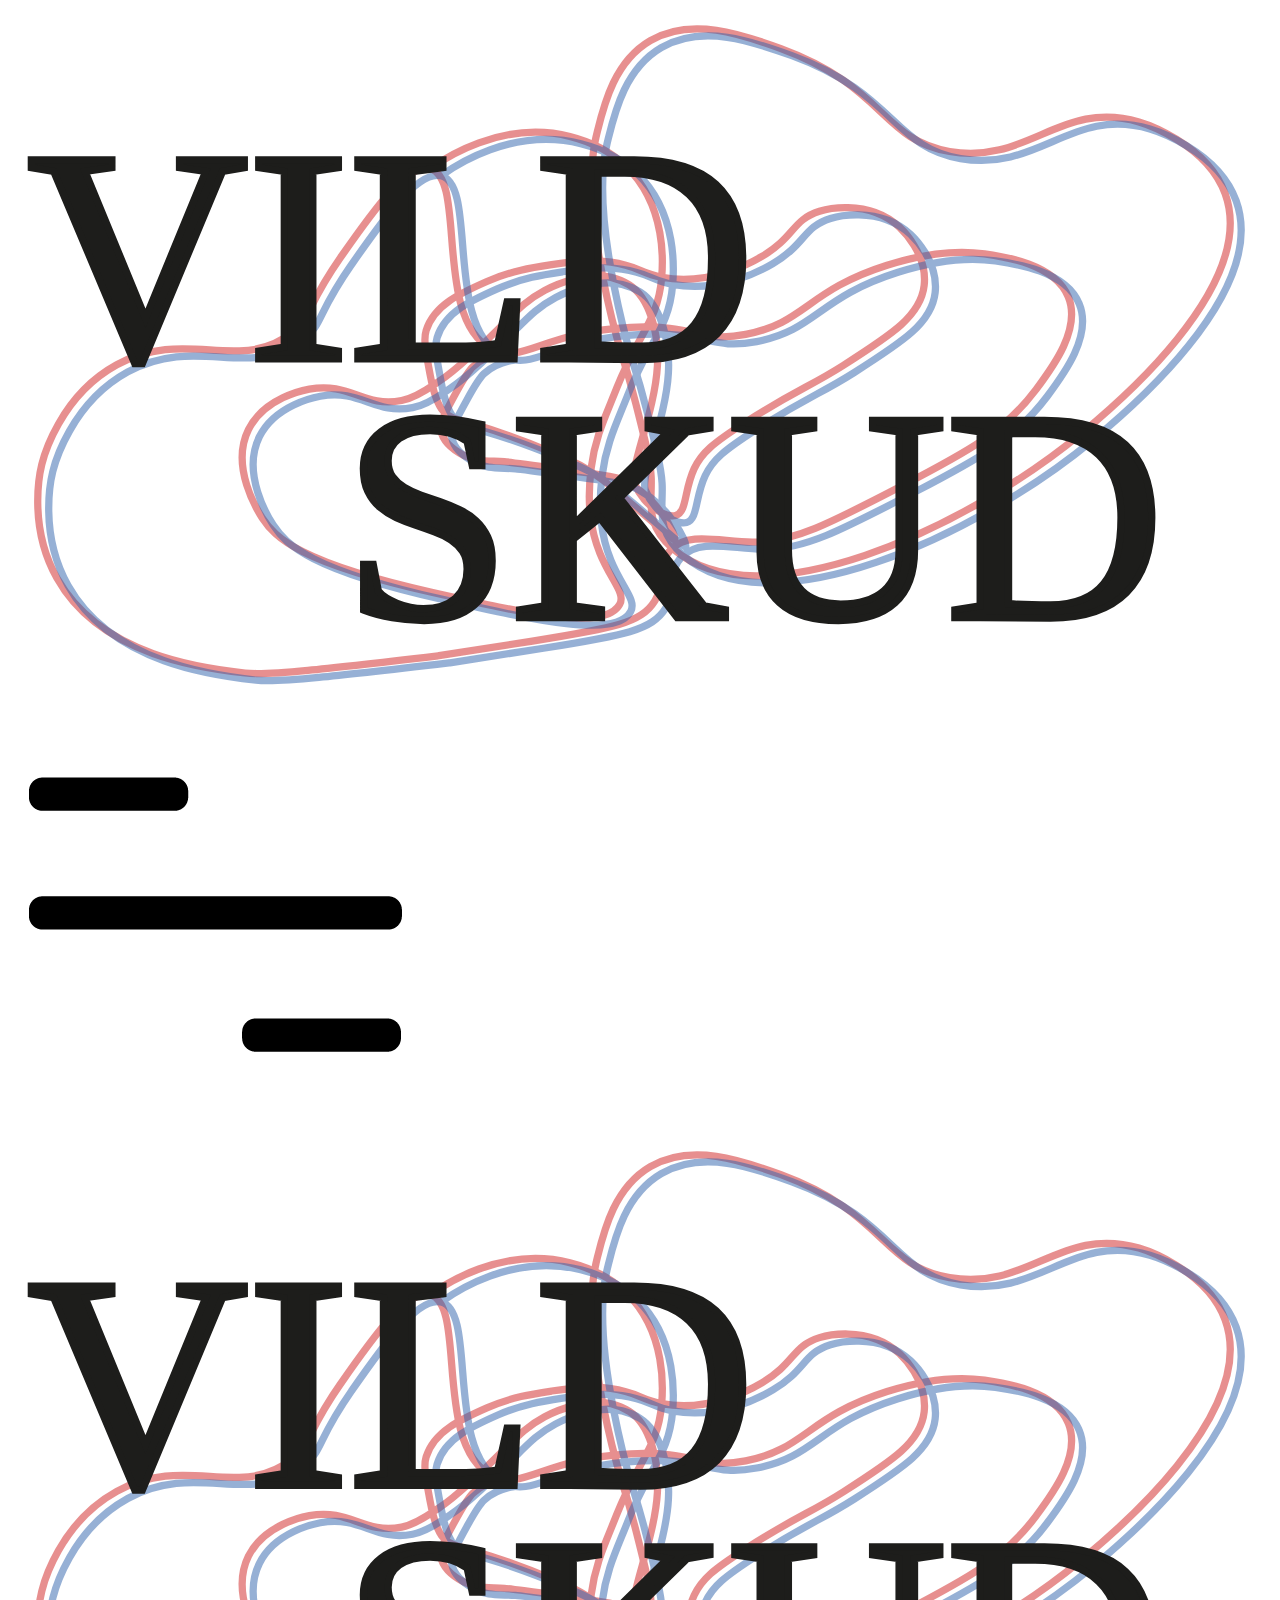
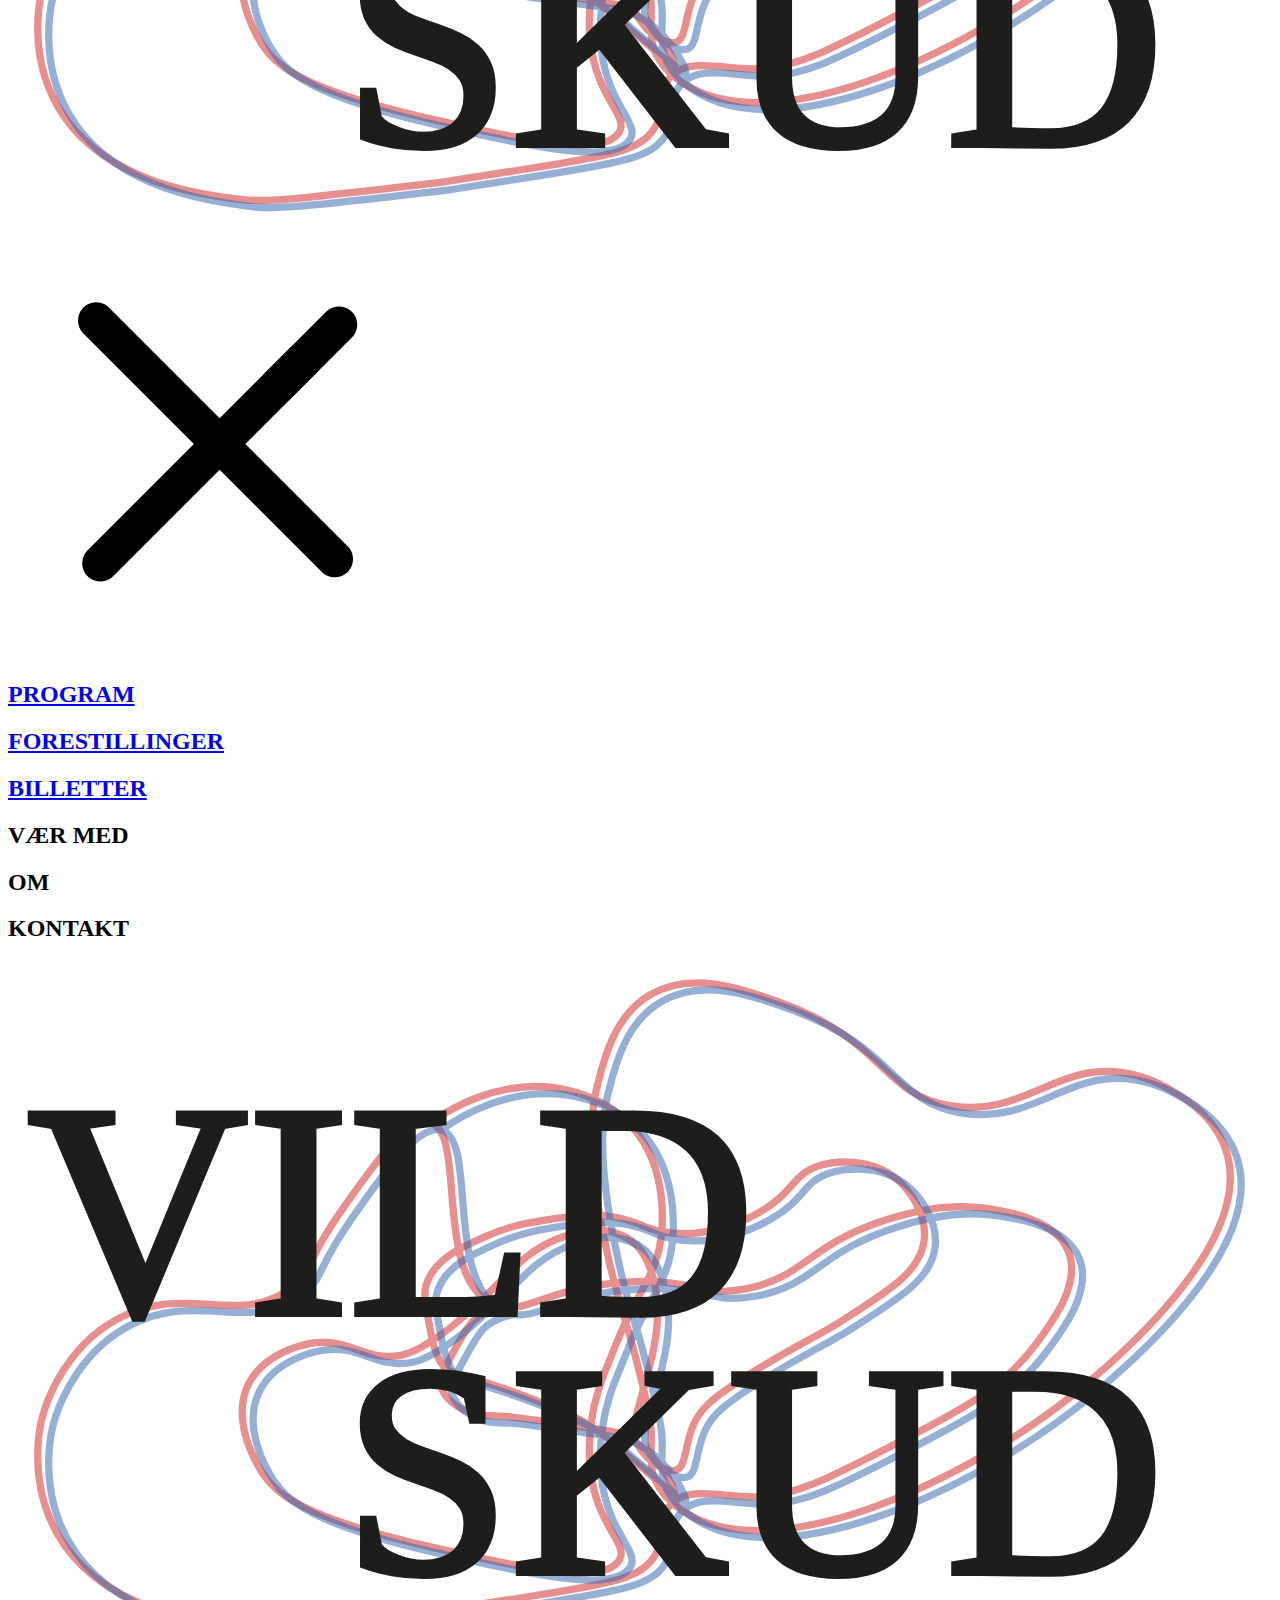
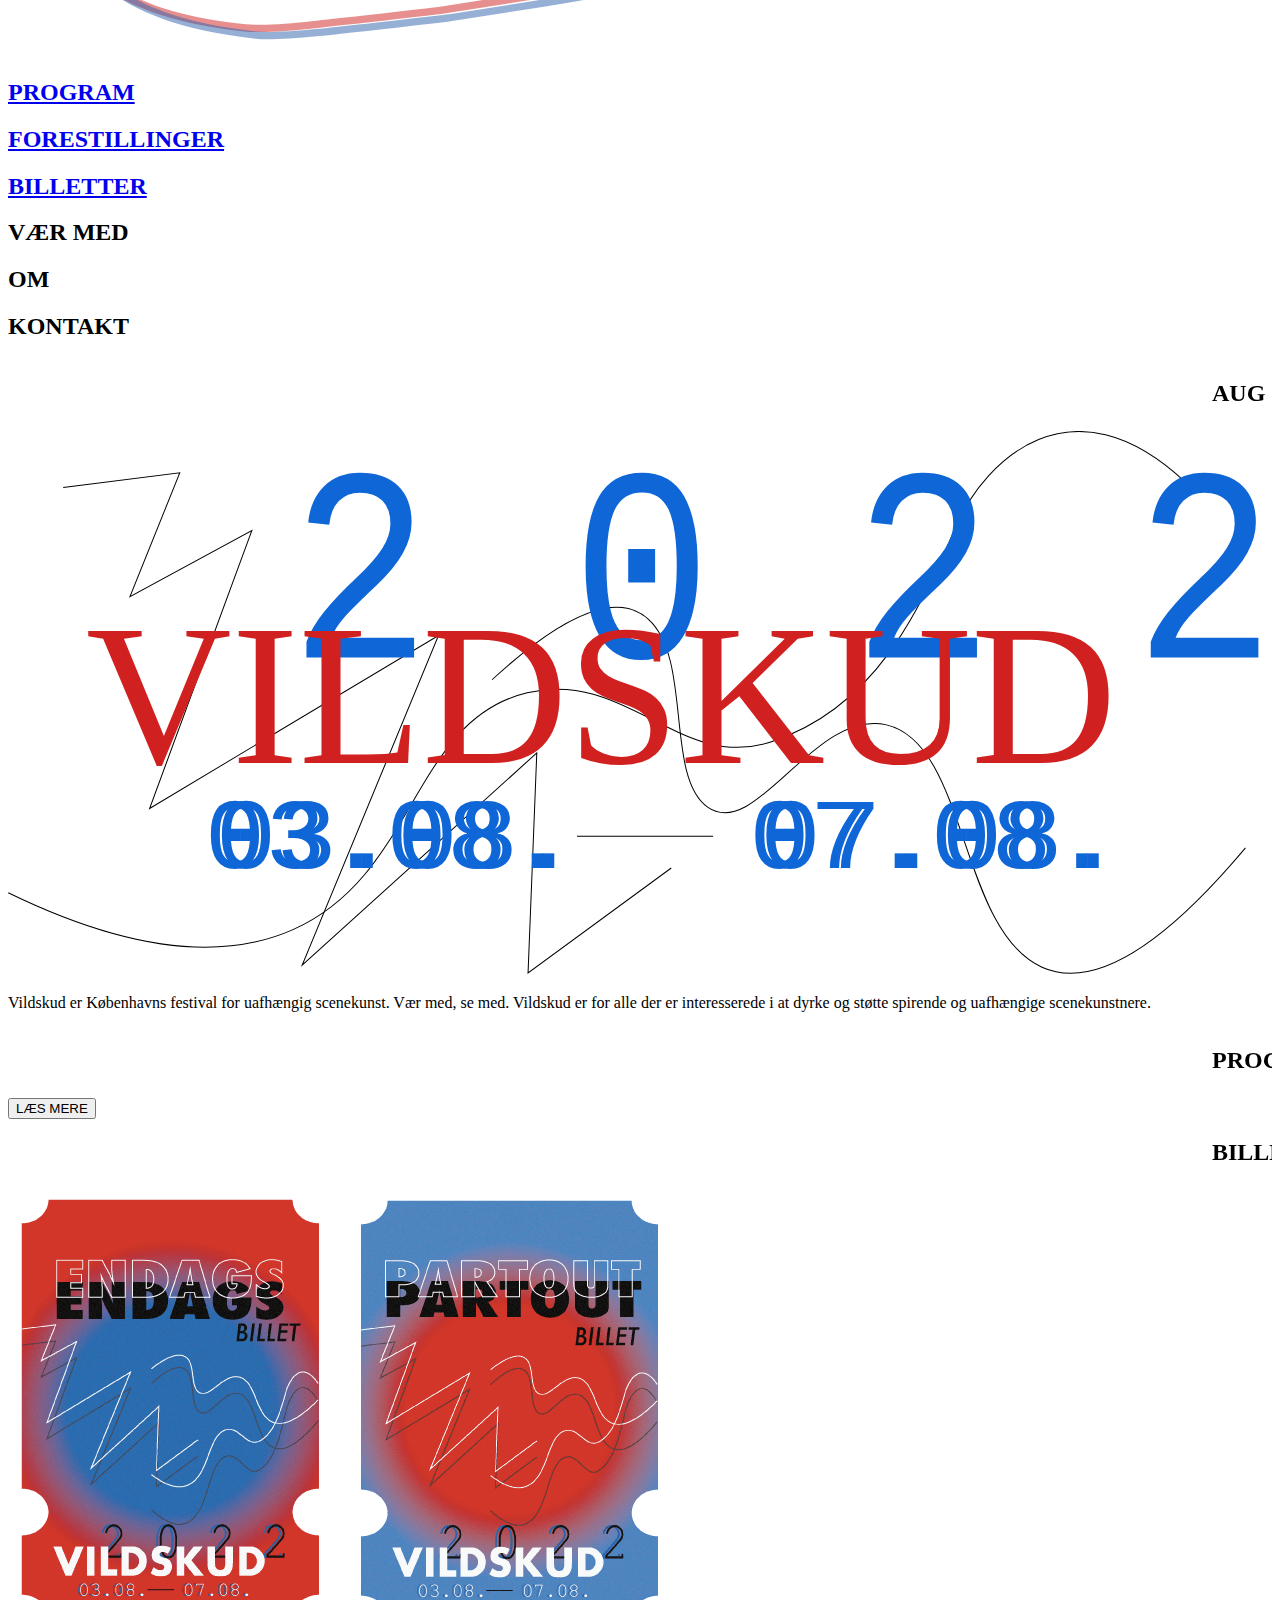
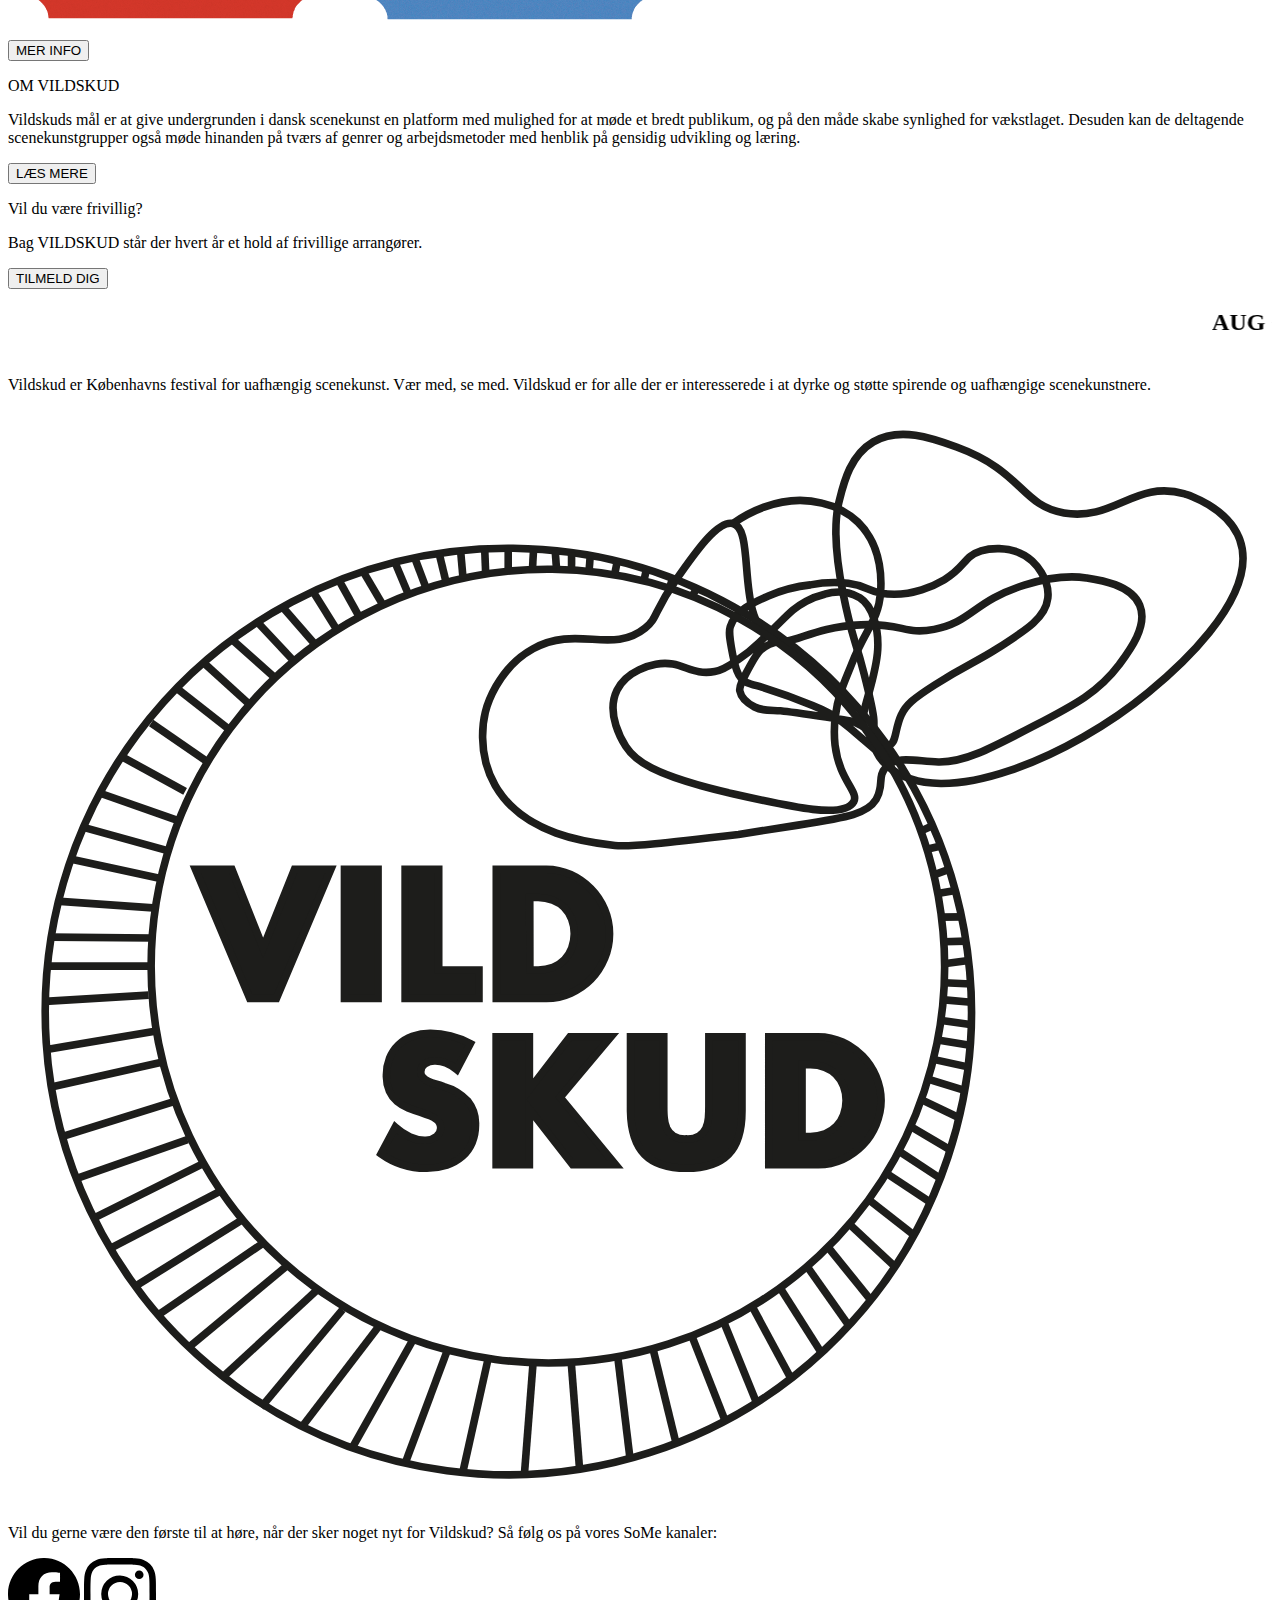
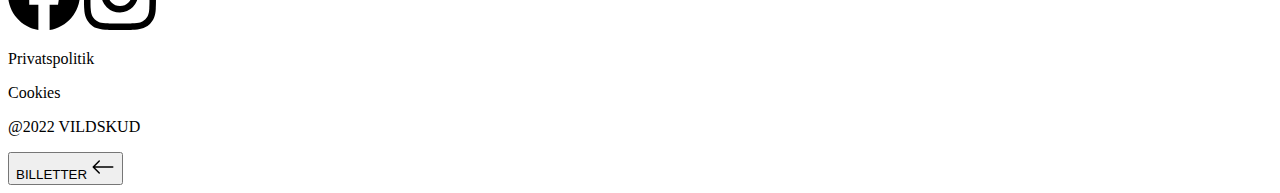
<file: src/index.html>
<!DOCTYPE html>
<html lang="en">
  <head>
    <meta charset="UTF-8" />
    <meta http-equiv="X-UA-Compatible" content="IE=edge" />
    <meta name="viewport" content="width=device-width, initial-scale=1.0" />
    <title>Vildskud - Homepage</title>
    <link rel="stylesheet" href="tailwind.css" />
    <link rel="preconnect" href="https://fonts.googleapis.com">
    <link rel="preconnect" href="https://fonts.googleapis.com">
    <link rel="preconnect" href="https://fonts.gstatic.com" crossorigin>
    <link href="https://fonts.googleapis.com/css2?family=Courier+Prime:ital,wght@0,400;0,700;1,400;1,700&family=Open+Sans:ital,wght@0,300;0,400;0,500;0,600;0,700;0,800;1,300;1,400;1,500;1,600;1,700;1,800&display=swap" rel="stylesheet"></head>
  <body>
 
      <header>
     
    <nav id="nav-phone" class="">
        <div id="burgermenu" class=" fixed sticky top-0 z-50 bg-white border-b-2 border-black w-screen h-16 flex flex-row items-center justify-between">
         <div>
          <a href="index.html"> <img src="img/logonav2-14.svg" class="ml-2 h-10 w-auto"></a>         </div>
         <div>
           <img src="img/burger-menu-01.png" id="burgerimg" class="mr-2 h-12 w-auto">
         </div>
       </div>
       <div id="fullscreenmenu" class=" hidden bg-white h-autohah border-b-2 border-black w-screen">
         <div class="h-16 flex flex-row justify-between items-center">
           <div>
            <a href="index.html"> <img src="img/logonav2-14.svg" class="ml-2 h-10 w-auto"></a>           </div>
         <div>
           <img src="img/exitbutton.png" id="exitbutton" class=" mr-2 h-12 w-auto">
         </div></div>
       <div class=" w-screen flex-col flex items-center justify-center">
         <div class="h-14 flex items-center">
           <a href="programme.html"><h2 class="text-3xl font-extrabold font-opensans text-black hover:text-red-pr decoration-red-500 ">PROGRAM</h2></a>
         </div>
         <div class="h-14  flex items-center ">
          <a href="acts.html"> <h2 class="text-3xl font-extrabold font-opensans text-black hover:text-red-pr decoration-red-500">FORESTILLINGER</h2></a>
         </div>
         <div class="h-14  flex items-center ">
          <a href="tickets.html"> <h2 class="text-3xl font-extrabold text-black hover:text-red-pr decoration-red-500 ">BILLETTER</h2></a>
         </div>
         <div class="h-14 flex items-center">
           <h2 class="text-3xl font-extrabold text-black hover:text-red-pr decoration-red-500 ">VÆR MED</h2>
         </div>
         <div class="h-14 flex items-center">
           <h2 class="text-3xl font-extrabold text-black hover:text-red-pr decoration-red-500 ">OM</h2>
         </div>
         <div class="h-14 flex items-center">
           <h2 class="text-3xl font-extrabold text-black hover:text-red-pr decoration-red-500 ">KONTAKT</h2>
         </div>
       </div>
       </div>
       </nav>
   
       <nav id="nav-desk" class="fixed z-50 bg-white w-screen h-auto flex flex-row items-center border-b-2 border-black">
         <div class=" ">
          <a href="index.html"> <img src="img/logonav2-14.svg" class="ml-2 h-10 w-auto"></a>
         </div>
         <div  class="flex w-full justify-evenly flex-row ">
         <div class="h-14 flex items-center">
          <a href="programme.html"><h2 class="text-3xl font-bold text-black font-opensans hover:text-red-pr decoration-red-500 ">PROGRAM</h2></a> 
         </div>
         <div class="  flex items-center h-14">
          <a href="acts.html"><h2 class="text-3xl font-bold text-black font-opensans hover:text-red-pr decoration-red-500 ">FORESTILLINGER</h2></a> 
         </div>
         <div class="h-14  flex items-center ">
          <a href="tickets.html"> <h2 class="text-3xl font-bold font-opensans text-black hover:text-red-pr decoration-red-500 ">BILLETTER</h2></a>
         </div>
         <div class="h-14 flex items-center">
           <h2 class="text-3xl font-bold  font-opensans text-black hover:text-red-pr decoration-red-500 ">VÆR MED</h2>
         </div>
         <div class="h-14 flex items-center">
           <h2 class="text-3xl font-bold font-opensans text-black hover:text-red-pr decoration-red-500 ">OM</h2>
         </div>
         <div class="h-14 flex items-center">
           <h2 class="text-3xl font-bold font-opensans text-black hover:text-red-pr decoration-red-500 ">KONTAKT</h2>
         </div>
       </div>
       </nav>
      </header>
  
    <main class="bg-act-9">
      <div class=" ">
      <div class="sm:pt-0 lg:pt-14">
      <marquee class="loop  h-16  w-screen  border-b-0 border-black flex items-center">
        <h2 class="text-black text-5xl font-opensans font-extrabold">AUG 02 - AUG 06 <span class="text-red-pr">·</span> <span class="text-blue-sc">TEATER - KULTUR</span> <span class="text-red-pr">·</span> AUG 02 - AUG 06 <span class="text-red-pr">·</span> <span class="text-blue-sc">VILDSKUD</span> AUG 02 - AUG 06 <span class="text-red-pr">·</span> <span class="text-blue-sc">TEATER - KULTUR</span> <span class="text-red-pr">·</span> AUG 02 - AUG 06 <span class="text-red-pr">·</span> <span class="text-blue-sc">VILDSKUD</span> AUG 02 - AUG 06 <span class="text-red-pr">·</span> <span class="text-blue-sc">TEATER - KULTUR</span> <span class="text-red-pr">·</span> AUG 02 - AUG 06 <span class="text-red-pr">·</span> <span class="text-blue-sc">VILDSKUD</span> AUG 02 - AUG 06 <span class="text-red-pr">·</span> <span class="text-blue-sc">TEATER - KULTUR</span> <span class="text-red-pr">·</span> AUG 02 - AUG 06 <span class="text-red-pr">·</span> <span class="text-blue-sc">VILDSKUD</span></h2>
        
      </marquee></div>
        <div class="w-screen flex flex-col items-center justify-center gap-20">
        
            <div class="lg:w-3/5 sm:w-screen pt-20 ">
            <img src="img/homepage-hero.svg"></div>
      
        <div class="lg:w-1/3 sm:w-4/5 ">
            <p class="text-black font-courier text-ml">Vildskud er Københavns festival for uafhængig scenekunst. Vær med, se med. Vildskud er for alle der er interesserede i at dyrke og støtte spirende og uafhængige scenekunstnere.</p>
        </div>
    </div>
  </div>
      <div class="h-auto w-full border-b-2 border-black flex flex-wrap">
     
          <div class="pt-14 "><marquee class="loop bg-white h-16 border-t-2  w-screen   border-black flex items-center">
            <h2 class="text-black text-5xl font-opensans font-extrabold">PROGRAM <span class="text-red-pr">·</span> PROGRAM <span class="text-red-pr">·</span> PROGRAM <span class="text-red-pr">·</span> PROGRAM <span class="text-red-pr">·</span> PROGRAM <span class="text-red-pr">·</span> PROGRAM <span class="text-red-pr">·</span> PROGRAM <span class="text-red-pr">·</span> PROGRAM <span class="text-red-pr">·</span> PROGRAM <span class="text-red-pr">·</span> PROGRAM <span class="text-red-pr">·</span> PROGRAM <span class="text-red-pr">·</span> PROGRAM <span class="text-red-pr">·</span> PROGRAM <span class="text-red-pr">·</span> PROGRAM <span class="text-red-pr">·</span> PROGRAM <span class="text-red-pr">·</span> PROGRAM <span class="text-red-pr">·</span> PROGRAM <span class="text-red-pr">·</span> PROGRAM <span class="text-red-pr">·</span> PROGRAM <span class="text-red-pr">·</span> PROGRAM <span class="text-red-pr">·</span> PROGRAM <span class="text-red-pr">·</span> PROGRAM <span class="text-red-pr">·</span> PROGRAM <span class="text-red-pr">·</span> PROGRAM <span class="text-red-pr">·</span> PROGRAM <span class="text-red-pr">·</span> PROGRAM <span class="text-red-pr">·</span> PROGRAM <span class="text-red-pr">·</span> PROGRAM <span class="text-red-pr">·</span> PROGRAM <span class="text-red-pr">·</span> PROGRAM <span class="text-red-pr">·</span> PROGRAM <span class="text-red-pr">·</span> PROGRAM <span class="text-red-pr">·</span> PROGRAM <span class="text-red-pr">·</span> PROGRAM <span class="text-red-pr">·</span> PROGRAM <span class="text-red-pr">·</span> PROGRAM <span class="text-red-pr">·</span> PROGRAM <span class="text-red-pr">·</span> PROGRAM <span class="text-red-pr">·</span> PROGRAM <span class="text-red-pr">·</span> PROGRAM <span class="text-red-pr">·</span> PROGRAM <span class="text-red-pr">·</span> PROGRAM <span class="text-red-pr">·</span> PROGRAM <span class="text-red-pr">·</span> PROGRAM <span class="text-red-pr">·</span> PROGRAM <span class="text-red-pr">·</span> PROGRAM <span class="text-red-pr">·</span> PROGRAM <span class="text-red-pr">·</span> PROGRAM <span class="text-red-pr">·</span> PROGRAM <span class="text-red-pr">·</span> PROGRAM <span class="text-red-pr">·</span> </h2>
            
          </marquee></div>
   
        <div class="sm:w-screen border-4 lg:w-1/2 h-96  border-white flex flex-col items-center justify-center bg-act-1 bg-cover bg-center">
         
        
        </div>
        <div class="sm:w-screen lg:w-1/2 h-96   border-white border-4 flex flex-col items-center justify-center bg-act-2 bg-cover bg-center">
        </div>
  
        <div class="sm:w-screen lg:w-1/2 h-96  border-white border-4 flex items-center flex-col justify-center bg-act-3 bg-cover bg-center">
        </div>
  
        <div class="sm:w-screen lg:w-1/2 h-96  border-white border-4 flex items-center flex-col justify-center bg-act-4 bg-cover bg-center">
        </div>
      </div>
      <div class="w-screen h-auto mt-20 flex justify-center">
       <a href="programme.html"><button class="h-16 shadow-2xl w-56 hover:bg-red-pr  hover:text-white  bg-white border-red-pr border-2  rounded-xl  font-opensans text-red-pr text-2xl flex items-center justify-center">LÆS MERE
           </button></a> 
      </div>
   
      <div class="pt-20 pb-14">
        <marquee class="loop h-16 border-t-2 bg-white w-screen  border-b-2 border-black flex items-center">
          <h2 class="text-black text-5xl font-opensans font-extrabold">BILLETTER <span class="text-red-pr">·</span> BILLETTER <span class="text-red-pr">·</span> BILLETTER <span class="text-red-pr">·</span> BILLETTER <span class="text-red-pr">·</span> BILLETTER <span class="text-red-pr">·</span> BILLETTER <span class="text-red-pr">·</span> BILLETTER <span class="text-red-pr">·</span> BILLETTER <span class="text-red-pr">·</span> BILLETTER <span class="text-red-pr">·</span> BILLETTER <span class="text-red-pr">·</span> BILLETTER <span class="text-red-pr">·</span> BILLETTER <span class="text-red-pr">·</span> BILLETTER <span class="text-red-pr">·</span> BILLETTER <span class="text-red-pr">·</span> BILLETTER <span class="text-red-pr">·</span> BILLETTER <span class="text-red-pr">·</span> BILLETTER <span class="text-red-pr">·</span> BILLETTER <span class="text-red-pr">·</span> BILLETTER <span class="text-red-pr">·</span> BILLETTER <span class="text-red-pr">·</span> BILLETTER <span class="text-red-pr">·</span> BILLETTER <span class="text-red-pr">·</span> BILLETTER <span class="text-red-pr">·</span> BILLETTER <span class="text-red-pr">·</span> BILLETTER <span class="text-red-pr">·</span> BILLETTER <span class="text-red-pr">·</span> BILLETTER <span class="text-red-pr">·</span> BILLETTER <span class="text-red-pr">·</span> BILLETTER <span class="text-red-pr">·</span> BILLETTER <span class="text-red-pr">·</span> BILLETTER <span class="text-red-pr">·</span> BILLETTER <span class="text-red-pr">·</span> BILLETTER <span class="text-red-pr">·</span> BILLETTER <span class="text-red-pr">·</span> BILLETTER <span class="text-red-pr">·</span> BILLETTER <span class="text-red-pr">·</span> BILLETTER <span class="text-red-pr">·</span> BILLETTER <span class="text-red-pr">·</span> BILLETTER <span class="text-red-pr">·</span> BILLETTER <span class="text-red-pr">·</span> BILLETTER <span class="text-red-pr">·</span> BILLETTER <span class="text-red-pr">·</span> BILLETTER <span class="text-red-pr">·</span> BILLETTER <span class="text-red-pr">·</span> BILLETTER <span class="text-red-pr">·</span> BILLETTER <span class="text-red-pr">·</span> BILLETTER <span class="text-red-pr">·</span> BILLETTER <span class="text-red-pr">·</span> BILLETTER <span class="text-red-pr">·</span> BILLETTER <span class="text-red-pr">·</span> BILLETTER <span class="text-red-pr">·</span> BILLETTER <span class="text-red-pr">·</span> BILLETTER <span class="text-red-pr">·</span> BILLETTER <span class="text-red-pr">·</span> BILLETTER <span class="text-red-pr">·</span> BILLETTER <span class="text-red-pr">·</span> BILLETTER <span class="text-red-pr">·</span> BILLETTER <span class="text-red-pr">·</span> BILLETTER <span class="text-red-pr">·</span> BILLETTER <span class="text-red-pr">·</span> </h2>
          
        </marquee></div>
      <div class="h-auto  justify-center flex flex-col items-center ">
      
    
        <div class="w-screen flex lg:flex-row sm:flex-col items-center justify-center sm:gap-6 lg:gap-20">
            <img src="img/Ticket_endags.png" class="lg:w-96 sm:w-72 h-auto">
            <img src="img/Ticket_partout.png" class="lg:w-96 sm:w-72 h-auto">
        </div>
        <a href="tickets.html"> <button class="h-16 shadow-2xl mt-20 mb-20 w-56 hover:bg-red-pr  hover:text-white  bg-white border-red-pr border-2  rounded-xl font-opensans text-red-pr text-2xl flex items-center justify-center">MER INFO
        </button></a>
      </div>
      <div class="w-screen border-t-2  border-black  h-auto flex lg:flex-row sm:flex-col">

        <div class=" bg-white flex flex-col justify-center lg:w-1/2 sm:w-screen items-center">
            <div class="lg:w-96 lg:pb-0 lg:pt-0 sm:pt-10 sm:pb-10 sm:w-72 flex flex-col items-center">
                
                <p class="text-black text-3xl font-bold font-opensans  mb-4">OM VILDSKUD</p>
                <p class="text-black text-ml  font-opensans mb-6">Vildskuds mål er at give undergrunden i dansk scenekunst en platform med mulighed for at møde et bredt publikum, og på den måde skabe synlighed for vækstlaget. Desuden kan de deltagende scenekunstgrupper også møde hinanden på tværs af genrer og arbejdsmetoder med henblik på gensidig udvikling og læring.</p>
               <button class="h-12 shadow-2xl  w-44 hover:bg-red-pr  hover:text-white  bg-white border-red-pr border-2  rounded-xl font-opensans text-red-pr text-xl flex items-center justify-center">LÆS MERE
                </button>
            </div>
              </div>

      <div class="h-96 bg-red-pr flex flex-col justify-center lg:w-1/2 sm:w-screen items-center bg-opacity-60">
    <div class="lg:w-96 sm:w-72  lg:pb-0 lg:pt-0 sm:pt-10 sm:pb-10 flex flex-col items-center">
        <p class="text-white text-3xl font-bold font-courier mb-2">Vil du være frivillig?</p>
        <p class="text-white text-xl font-medium font-courier mb-6">Bag VILDSKUD står der hvert år et hold af frivillige arrangører. </p>
        <button class="h-12 shadow-2xl  w-44 hover:bg-red-pr  hover:text-white  bg-white border-red-pr border-2  rounded-xl  font-opensans text-red-pr text-xl flex items-center justify-center">TILMELD DIG
        </button>
    </div>
      </div>
    </div>
    <marquee class="loop   h-16 w-screen border-t-2 border-b-2 bg-white border-black flex items-center">
      <h2 class="text-black text-5xl font-opensans font-extrabold">AUG 02 - AUG 06 <span class="text-red-pr">·</span> <span class="text-blue-sc">TEATER - KULTUR</span> <span class="text-red-pr">·</span> AUG 02 - AUG 06 <span class="text-red-pr">·</span> <span class="text-blue-sc">VILDSKUD</span> AUG 02 - AUG 06 <span class="text-red-pr">·</span> <span class="text-blue-sc">TEATER - KULTUR</span> <span class="text-red-pr">·</span> AUG 02 - AUG 06 <span class="text-red-pr">·</span> <span class="text-blue-sc">VILDSKUD</span> AUG 02 - AUG 06 <span class="text-red-pr">·</span> <span class="text-blue-sc">TEATER - KULTUR</span> <span class="text-red-pr">·</span> AUG 02 - AUG 06 <span class="text-red-pr">·</span> <span class="text-blue-sc">VILDSKUD</span> AUG 02 - AUG 06 <span class="text-red-pr">·</span> <span class="text-blue-sc">TEATER - KULTUR</span> <span class="text-red-pr">·</span> AUG 02 - AUG 06 <span class="text-red-pr">·</span> <span class="text-blue-sc">VILDSKUD</span> AUG 02 - AUG 06 <span class="text-red-pr">·</span> <span class="text-blue-sc">TEATER - KULTUR</span> <span class="text-red-pr">·</span> AUG 02 - AUG 06 <span class="text-red-pr">·</span> <span class="text-blue-sc">VILDSKUD</span> AUG 02 - AUG 06 <span class="text-red-pr">·</span> <span class="text-blue-sc">TEATER - KULTUR</span> <span class="text-red-pr">·</span> AUG 02 - AUG 06 <span class="text-red-pr">·</span> <span class="text-blue-sc">VILDSKUD</span> AUG 02 - AUG 06 <span class="text-red-pr">·</span> <span class="text-blue-sc">TEATER - KULTUR</span> <span class="text-red-pr">·</span> AUG 02 - AUG 06 <span class="text-red-pr">·</span> <span class="text-blue-sc">VILDSKUD</span></h2>
      
    </marquee>
  </main>
 
  <footer class=" flex bg-act-8 flex  h-auto  border-black flex-col gap-4">
    <div class="flex lg:flex-row sm:flex-col sm:gap-10 items-center pt-20 pb-10 justify-evenly w-screen">
   <div class=" ">
       <div class="sm:w-72 lg:w-96"><p class=" text-sm text-black font-opensans font-medium">Vildskud er Københavns festival for uafhængig scenekunst. Vær med, se med. Vildskud er for alle der er interesserede i at dyrke og støtte spirende og uafhængige scenekunstnere.</p></div>
   </div>
   <div>
       <img src="img/logo.svg" class="h-auto w-full">
   </div>
  
<div class="flex flex-col items-center gap-8">
    <div class="sm:w-72 lg:w-96"><p class=" text-sm text-black font-opensans font-medium">Vil du gerne være den første til at høre, når der sker noget nyt for Vildskud? Så følg os på vores SoMe kanaler:</p></div>
    <svg xmlns="http://www.w3.org/2000/svg" width="72" height="72" fill="black" class="bi bi-facebook" viewBox="0 0 16 16">
  <path d="M16 8.049c0-4.446-3.582-8.05-8-8.05C3.58 0-.002 3.603-.002 8.05c0 4.017 2.926 7.347 6.75 7.951v-5.625h-2.03V8.05H6.75V6.275c0-2.017 1.195-3.131 3.022-3.131.876 0 1.791.157 1.791.157v1.98h-1.009c-.993 0-1.303.621-1.303 1.258v1.51h2.218l-.354 2.326H9.25V16c3.824-.604 6.75-3.934 6.75-7.951z"/>
</svg>
<svg xmlns="http://www.w3.org/2000/svg" width="72" height="72" fill="black" class="bi bi-instagram" viewBox="0 0 16 16">
  <path d="M8 0C5.829 0 5.556.01 4.703.048 3.85.088 3.269.222 2.76.42a3.917 3.917 0 0 0-1.417.923A3.927 3.927 0 0 0 .42 2.76C.222 3.268.087 3.85.048 4.7.01 5.555 0 5.827 0 8.001c0 2.172.01 2.444.048 3.297.04.852.174 1.433.372 1.942.205.526.478.972.923 1.417.444.445.89.719 1.416.923.51.198 1.09.333 1.942.372C5.555 15.99 5.827 16 8 16s2.444-.01 3.298-.048c.851-.04 1.434-.174 1.943-.372a3.916 3.916 0 0 0 1.416-.923c.445-.445.718-.891.923-1.417.197-.509.332-1.09.372-1.942C15.99 10.445 16 10.173 16 8s-.01-2.445-.048-3.299c-.04-.851-.175-1.433-.372-1.941a3.926 3.926 0 0 0-.923-1.417A3.911 3.911 0 0 0 13.24.42c-.51-.198-1.092-.333-1.943-.372C10.443.01 10.172 0 7.998 0h.003zm-.717 1.442h.718c2.136 0 2.389.007 3.232.046.78.035 1.204.166 1.486.275.373.145.64.319.92.599.28.28.453.546.598.92.11.281.24.705.275 1.485.039.843.047 1.096.047 3.231s-.008 2.389-.047 3.232c-.035.78-.166 1.203-.275 1.485a2.47 2.47 0 0 1-.599.919c-.28.28-.546.453-.92.598-.28.11-.704.24-1.485.276-.843.038-1.096.047-3.232.047s-2.39-.009-3.233-.047c-.78-.036-1.203-.166-1.485-.276a2.478 2.478 0 0 1-.92-.598 2.48 2.48 0 0 1-.6-.92c-.109-.281-.24-.705-.275-1.485-.038-.843-.046-1.096-.046-3.233 0-2.136.008-2.388.046-3.231.036-.78.166-1.204.276-1.486.145-.373.319-.64.599-.92.28-.28.546-.453.92-.598.282-.11.705-.24 1.485-.276.738-.034 1.024-.044 2.515-.045v.002zm4.988 1.328a.96.96 0 1 0 0 1.92.96.96 0 0 0 0-1.92zm-4.27 1.122a4.109 4.109 0 1 0 0 8.217 4.109 4.109 0 0 0 0-8.217zm0 1.441a2.667 2.667 0 1 1 0 5.334 2.667 2.667 0 0 1 0-5.334z"/>
</svg>
</div>
</div>
<div class="flex flex-row items-center gap-2 pl-2">
    <p class="text-xs text-black font-opensans underline">Privatspolitik</p>
    <p class="text-xs text-black font-opensans underline">Cookies</p>
    <p class="text-lg text-black font-opensans ">@2022 VILDSKUD</p>
</div>
</footer>
<div class="w-screen flex slide-top  items-center justify-center absolute sticky bottom-10">
   <a href="tickets.html"><button class="h-16 shadow-2xl w-56 hover:bg-white hover:text-red-pr hover:border-2 hover:border-red-pr bg-red-pr rounded-xl z-50 font-opensans text-white text-2xl flex items-center justify-center"><span class="ml-4">BILLETTER</span>
    <svg xmlns="http://www.w3.org/2000/svg" width="24" height="24" class="fill-white hover:fill-red-pr floating-left ml-2 bi bi-arrow-right" viewBox="0 0 16 16">
      <path fill-rule="evenodd" d="M15 8a.5.5 0 0 0-.5-.5H2.707l3.147-3.146a.5.5 0 1 0-.708-.708l-4 4a.5.5 0 0 0 0 .708l4 4a.5.5 0 0 0 .708-.708L2.707 8.5H14.5A.5.5 0 0 0 15 8z"/>
    </svg></button></a> </div>
</body>
<script type="module" src="index.js"></script>
</body>
</html>
</file>
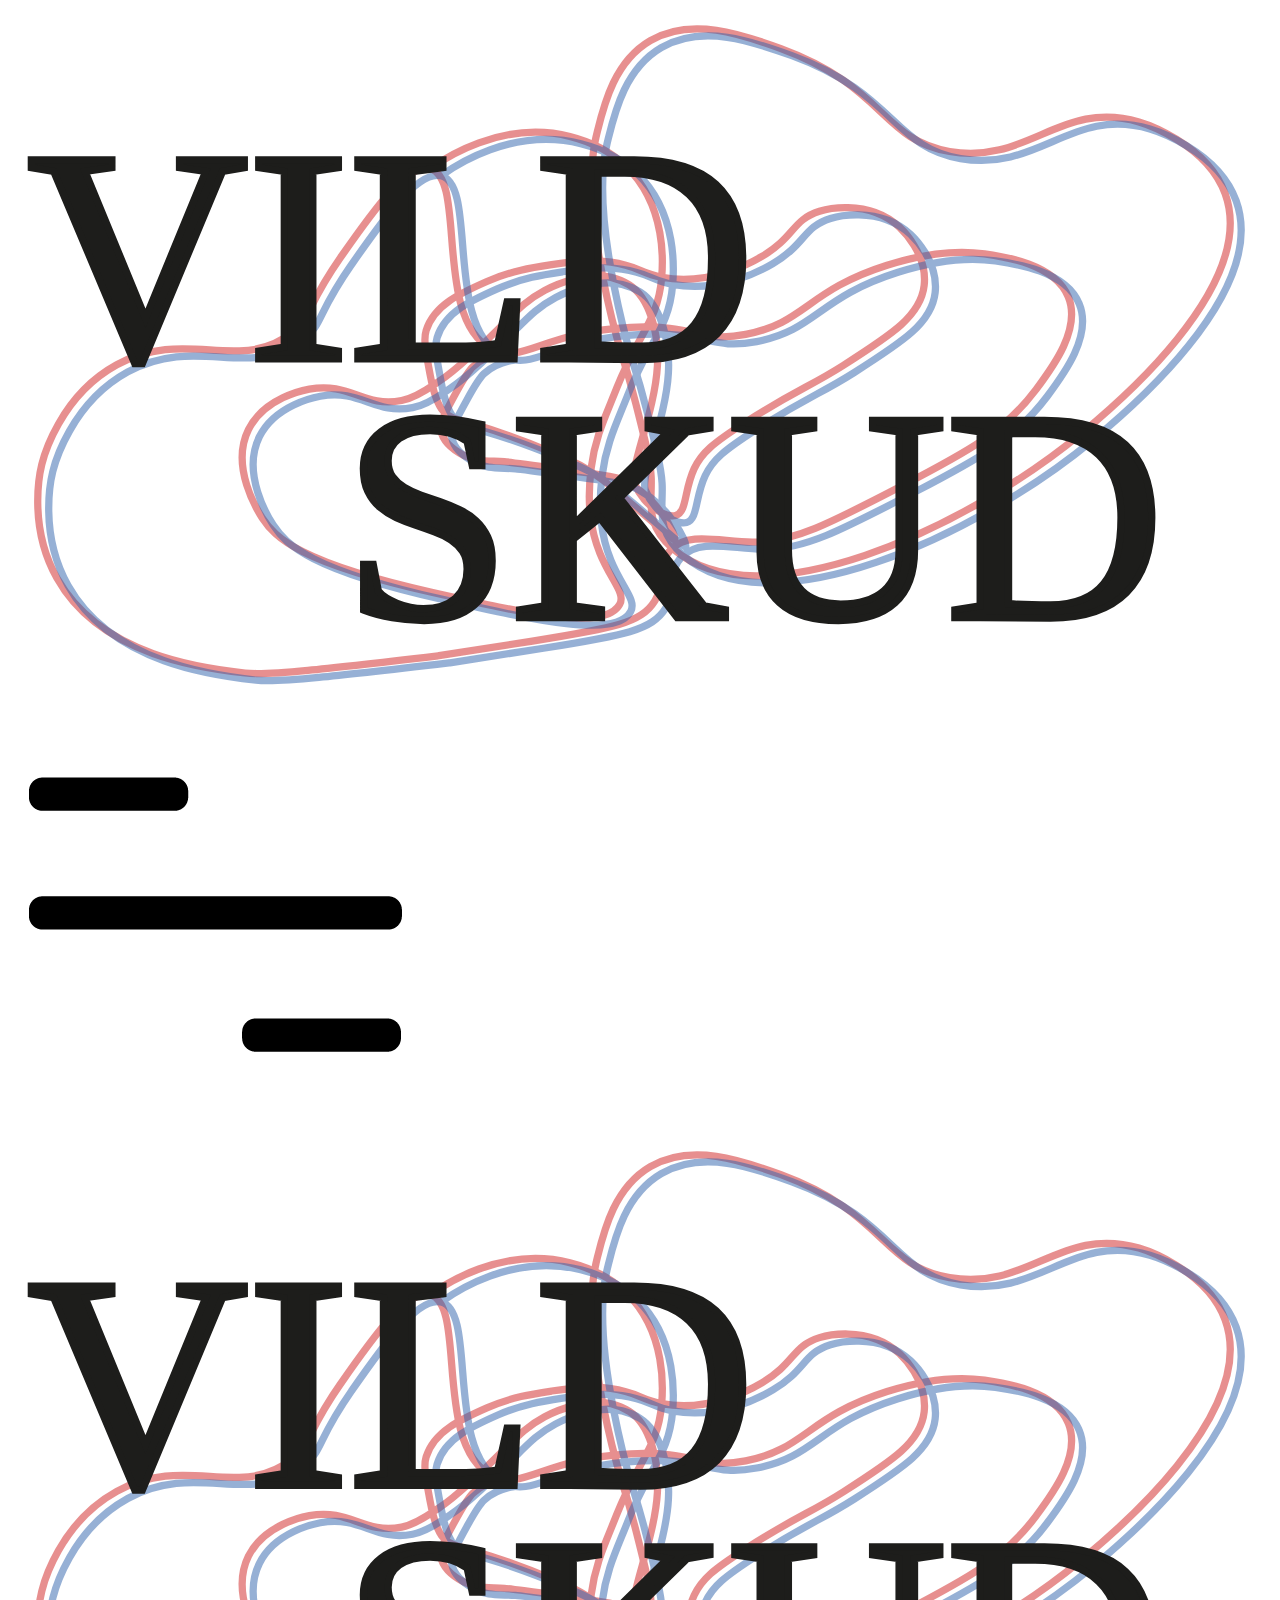
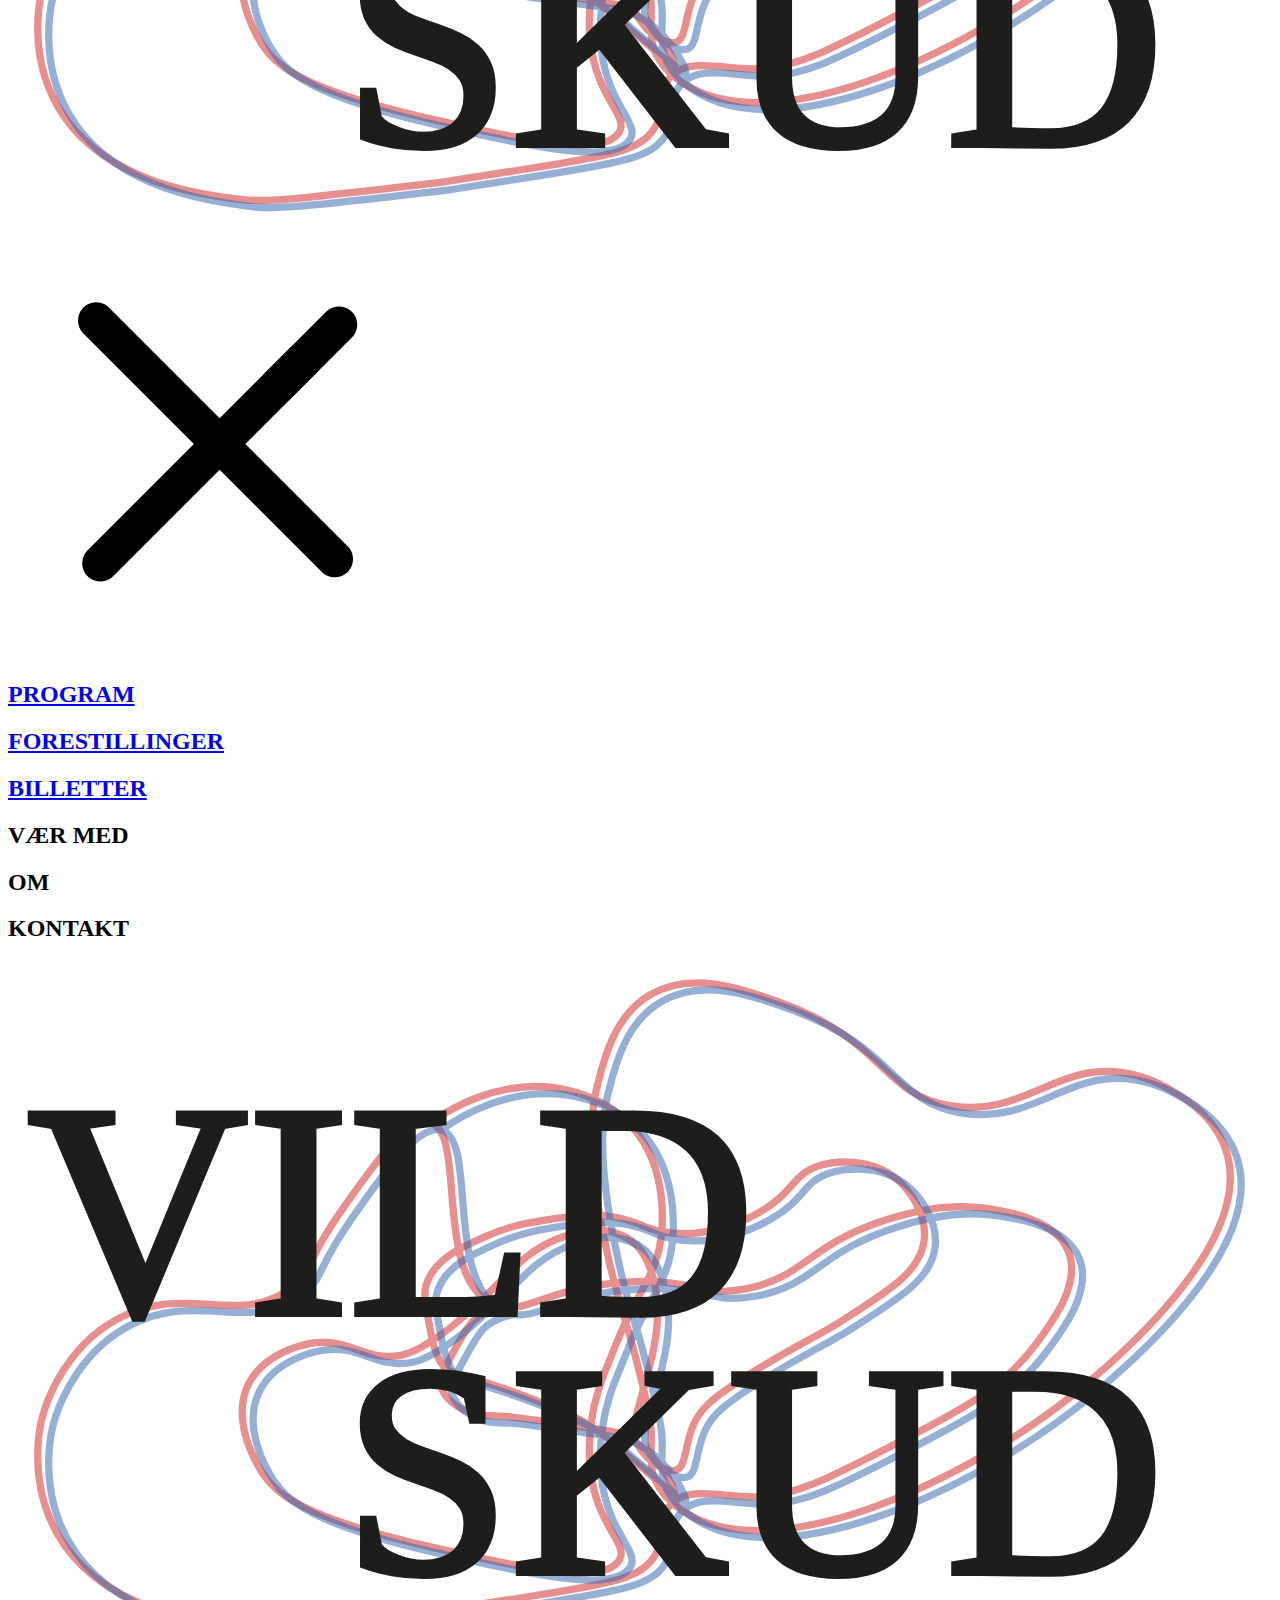
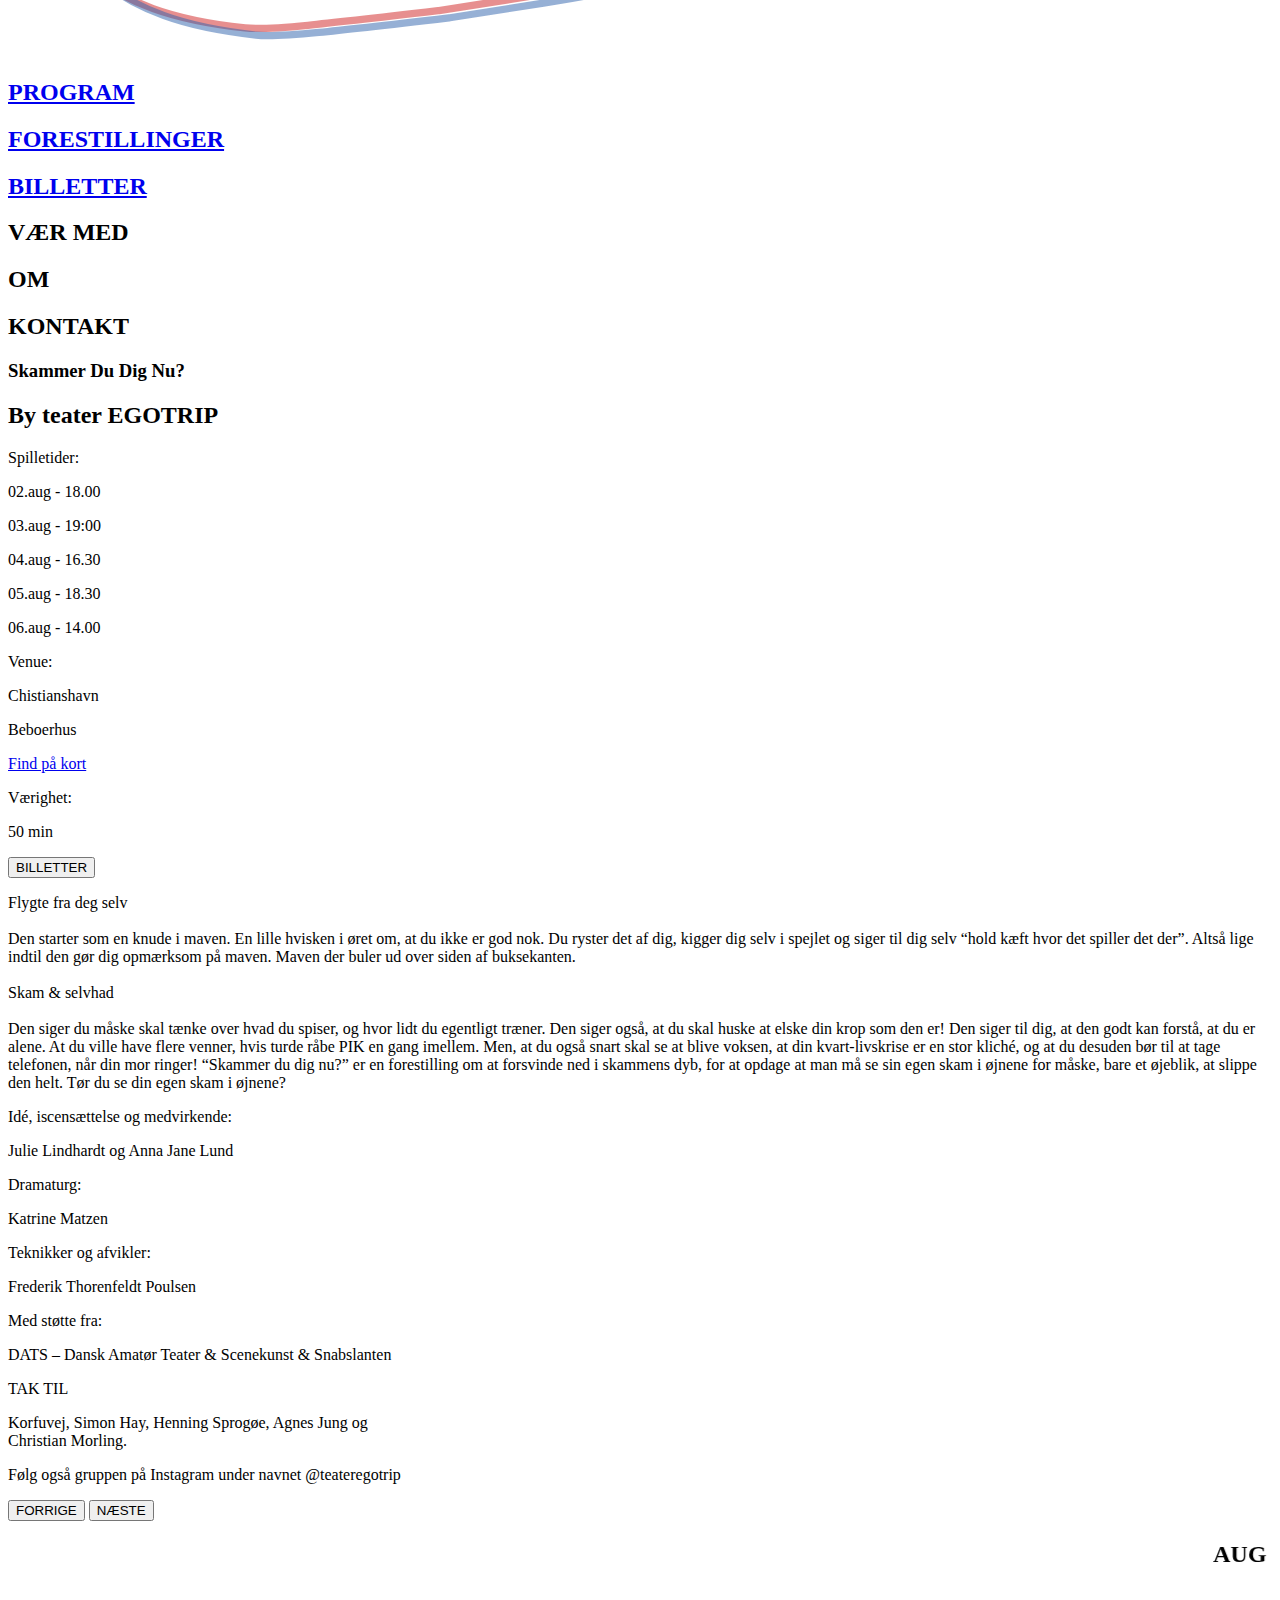
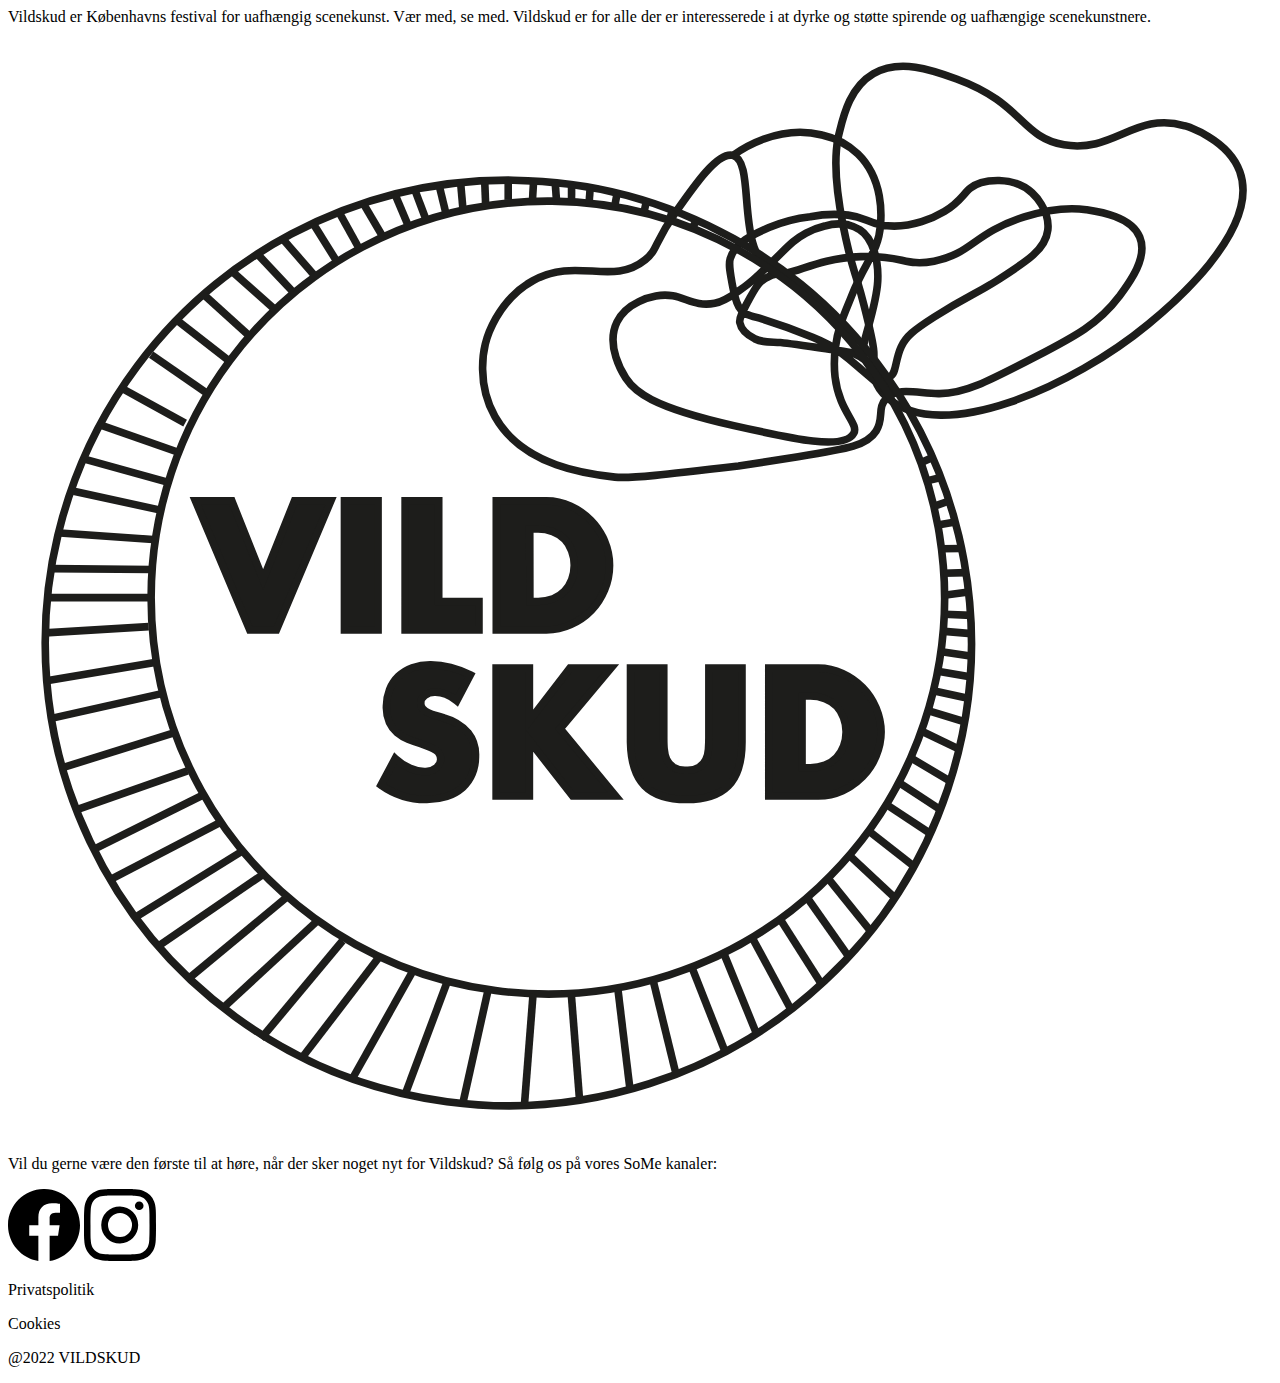
<file: src/act1.html>
<!DOCTYPE html>
<html lang="en">
  <head>
    <meta charset="UTF-8" />
    <meta http-equiv="X-UA-Compatible" content="IE=edge" />
    <meta name="viewport" content="width=device-width, initial-scale=1.0" />
    <title>Vildskud - Skammer Du Dig Nu?</title>
    <link rel="stylesheet" href="tailwind.css" />
    <link rel="preconnect" href="https://fonts.googleapis.com">
    <link rel="preconnect" href="https://fonts.googleapis.com">
    <link rel="preconnect" href="https://fonts.gstatic.com" crossorigin>
    <link href="https://fonts.googleapis.com/css2?family=Courier+Prime:ital,wght@0,400;0,700;1,400;1,700&family=Open+Sans:ital,wght@0,300;0,400;0,500;0,600;0,700;0,800;1,300;1,400;1,500;1,600;1,700;1,800&display=swap" rel="stylesheet"></head>
  <body>
    
    <header>
     
      <nav id="nav-phone" class="">
          <div id="burgermenu" class=" fixed sticky top-0 z-50 bg-white border-b-2 border-black w-screen h-16 flex flex-row items-center justify-between">
           <div>
            <a href="index.html"> <img src="img/logonav2-14.svg" class="ml-2 h-10 w-auto"></a>           </div>
           <div>
             <img src="img/burger-menu-01.png" id="burgerimg" class="mr-2 h-12 w-auto">
           </div>
         </div>
         <div id="fullscreenmenu" class=" hidden bg-white h-autohah border-b-2 border-black w-screen">
           <div class="h-16 flex flex-row justify-between items-center">
             <div>
              <a href="index.html"> <img src="img/logonav2-14.svg" class="ml-2 h-10 w-auto"></a>             </div>
           <div>
             <img src="img/exitbutton.png" id="exitbutton" class=" mr-2 h-12 w-auto">
           </div></div>
         <div class=" w-screen flex-col flex items-center justify-center">
          <div class="h-14 flex items-center">
            <a href="programme.html"><h2 class="text-3xl font-extrabold font-opensans text-black hover:text-red-pr decoration-red-500 ">PROGRAM</h2></a>
          </div>
          <div class="h-14  flex items-center ">
           <a href="acts.html"> <h2 class="text-3xl font-extrabold font-opensans text-black hover:text-red-pr decoration-red-500">FORESTILLINGER</h2></a>
          </div>
          <div class="h-14  flex items-center ">
           <a href="tickets.html"> <h2 class="text-3xl font-extrabold text-black hover:text-red-pr decoration-red-500 ">BILLETTER</h2></a>
          </div>
          <div class="h-14 flex items-center">
            <h2 class="text-3xl font-extrabold text-black hover:text-red-pr decoration-red-500 ">VÆR MED</h2>
          </div>
          <div class="h-14 flex items-center">
            <h2 class="text-3xl font-extrabold text-black hover:text-red-pr decoration-red-500 ">OM</h2>
          </div>
          <div class="h-14 flex items-center">
            <h2 class="text-3xl font-extrabold text-black hover:text-red-pr decoration-red-500 ">KONTAKT</h2>
          </div>
         </div>
         </div>
         </nav>
     
         <nav id="nav-desk" class="fixed z-50 bg-white w-screen h-auto flex flex-row items-center border-b-2 border-black">
           <div class="bg-white ">
            <a href="index.html"> <img src="img/logonav2-14.svg" class="ml-2 h-10 w-auto"></a>           </div>
           <div  class="flex w-full justify-evenly flex-row ">
           <div class="h-14 flex items-center">
            <a href="programme.html"> <h2 class="text-3xl font-bold  text-black font-opensans hover:text-red-pr decoration-red-500 ">PROGRAM</h2></a>
           </div>
           <div class="  flex items-center h-14">
           <a href="acts">  <h2 class="text-3xl font-bold  text-black font-opensans hover:text-red-pr decoration-red-500 ">FORESTILLINGER</h2></a>
           </div>
           <div class="h-14  flex items-center ">
           <a href="tickets.html"> <h2 class="text-3xl font-bold  font-opensans text-black hover:text-red-pr decoration-red-500 ">BILLETTER</h2></a> 
           </div>
           <div class="h-14 flex items-center">
             <h2 class="text-3xl font-bold  font-opensans text-black hover:text-red-pr decoration-red-500 ">VÆR MED</h2>
           </div>
           <div class="h-14 flex items-center">
             <h2 class="text-3xl font-bold font-opensans text-black hover:text-red-pr decoration-red-500 ">OM</h2>
           </div>
           <div class="h-14 flex items-center">
             <h2 class="text-3xl font-bold font-opensans text-black hover:text-red-pr decoration-red-500 ">KONTAKT</h2>
           </div>
         </div>
         </nav>
        </header>
    <main class="sm:pt-0 lg:pt-14 bg-act-9">
      <div>
        <div class="h-56  w-full  flex items-center justify-center">
          <h3 class="text-6xl text-black  font-extrabold font-opensans ">Skammer Du Dig Nu?</h3>
        </div>
    


    </div>
    <div class="h-auto   flex mb-10 justify-evenly lg:items-start sm:items-center lg:flex-row sm:flex-col">
      <div class="sm:w-screen lg:w-1/2 h-96  bg-cover mr-6 ml-6 bg-center border-8 border-white bg-act-4">
      </div>
      
      <div class="flex  flex-col  sm:w-4/5 lg:w-1/3">
        <div class="w-full flex justify-center border-b-2 mb-6  border-black">
          <h2 class="text-black  text-2xl font-courier font-medium">By teater EGOTRIP</h2>
        </div>
       
      <div class="flex w-full justify-between mr-6">
        <div class=" ">
          <p class="font-courier text-lg mb-4  font-bold">Spilletider:</p>
          <p class="font-courier mb-2 text-lg text-gray-600">02.aug - 18.00</p>
          <p class="font-courier mb-2 text-lg text-gray-600">03.aug - 19:00</p>
          <p class="font-courier mb-2 text-lg text-gray-600">04.aug - 16.30</p>
          <p class="font-courier mb-2 text-lg text-gray-600">05.aug - 18.30</p>
          <p class="font-courier mb-2 text-lg text-gray-600">06.aug - 14.00</p>

        </div>
        <div class="">
          <p class="font-courier text-lg mb-4  font-bold">Venue:</p>
          <p class="font-courier mb-2 text-lg text-gray-600">Chistianshavn</p>
          <p class="font-courier mb-2 text-lg text-gray-600">Beboerhus</p>
          <a href="https://goo.gl/maps/qWmpitEk4JFtZEp18" target="blank"> <p class="font-courier mb-6 text-ml text-black underline">Find på kort</p></a>

          <p class="font-courier text-lg mb-4  font-bold">Værighet:</p>
          <p class="font-courier mb-2 text-lg text-gray-600">50 min</p>
        </div>
      </div>
      <div class="flex mt-6 mb-6 justify-evenly">
      <button class="lg:h-12 sm:h-8 mr-4 shadow-2xl lg:w-44 sm:w-32 hover:bg-white hover:text-red-pr hover:border-2 hover:border-red-pr bg-red-pr rounded-xl  font-opensans text-white sm:text-xl sm:text-lg flex items-center shadow-2xl justify-center">BILLETTER
      </button></div>
      
      </div>  
      
    </div><div class="mt-6 mb-20 w-screen flex  justify-center items-center">
      <p class="font-courier sm:w-full ml-8 mr-8 lg:w-1/3 font-medium text-ml ">
        <span class=" text-4xl text-black font-opensans  font-bold">Flygte fra deg selv</span><br> <br>Den starter som en knude i maven. En lille hvisken i øret om, at du ikke er god nok. Du ryster det af dig, kigger dig selv i spejlet og siger til dig selv “hold kæft hvor det spiller det der”. Altså lige indtil den gør dig opmærksom på maven. Maven der buler ud over siden af buksekanten.<br><br> <span class=" text-4xl text-black font-opensans  font-bold">Skam & selvhad</span><br> <br> Den siger du måske skal tænke over hvad du spiser, og hvor lidt du egentligt træner. Den siger også, at du skal huske at elske din krop som den er! Den siger til dig, at den godt kan forstå, at du er alene. At du ville have flere venner, hvis turde råbe PIK en gang imellem. Men, at du også snart skal se at blive voksen, at din kvart-livskrise er en stor kliché, og at du desuden bør til at tage telefonen, når din mor ringer! “Skammer du dig nu?” er en forestilling om at forsvinde ned i skammens dyb, for at opdage at man må se sin egen skam i øjnene for måske, bare et øjeblik, at slippe den helt. Tør du se din egen skam i øjnene? 
      </p>
    </div>
    <div class="w-screen flex pt-16 pb-16 justify-evenly gap-10 lg:flex-row sm:flex-col h-auto  bg-red-pr bg-opacity-60">
     <div class="sm:ml-4 lg:ml-0">
       <p class="font-courier font-medium text-white text-lg">Idé, iscensættelse og medvirkende:</p>
       <p class="font-courier font-medium text-black mb-8 text-sm">Julie Lindhardt og Anna Jane Lund</p>
       <p class="font-courier font-medium text-white text-lg">Dramaturg:</p>
       <p class="font-courier font-medium text-black mb-8 text-sm">Katrine Matzen</p>
     </div>
     <div class="sm:ml-4 lg:ml-0">
      <p class="font-courier font-medium text-white text-lg">Teknikker og afvikler:</p>
      <p class="font-courier font-medium text-black mb-8 text-sm">Frederik Thorenfeldt Poulsen</p>
      <p class="font-courier font-medium text-white text-lg">Med støtte fra:</p>
      <p class="font-courier font-medium text-black mb-8 text-sm">DATS – Dansk Amatør Teater & Scenekunst & Snabslanten</p>
    </div>
    <div class="sm:ml-4 lg:ml-0">
      <p class="font-courier font-medium text-white text-lg">TAK TIL</p>
      <p class="font-courier font-medium text-black mb-8 text-sm">Korfuvej, Simon Hay, Henning Sprogøe, Agnes Jung og<br>Christian Morling.</p>
      <p class="font-courier font-medium text-black mb-8 text-sm">Følg også gruppen på Instagram under navnet <span class="underline">@teateregotrip</span></p>
    </div>
    </div>
    <div class="flex mt-14 mb-14 justify-between items-center h-20 w-screen">
      <button class="lg:h-12 sm:h-8 ml-4 shadow-2xl lg:w-44 sm:w-32 hover:bg-red-pr hover:text-white hover:border-2 hover:border-red-pr bg-white border-2 border-red-pr rounded-xl  font-opensans text-red-pr sm:text-xl sm:text-lg flex items-center shadow-2xl justify-center">FORRIGE
      </button>
      <button class="lg:h-12 sm:h-8 mr-4 shadow-2xl lg:w-44 sm:w-32 hover:bg-red-pr hover:text-white hover:border-2 hover:border-red-pr bg-white border-2 border-red-pr rounded-xl font-opensans text-red-pr sm:text-xl sm:text-lg flex items-center shadow-2xl justify-center">NÆSTE
      </button>

    </div>
   
    <div>
      <marquee class="loop h-16 bg-white w-screen border-t-2 border-b-2 border-black flex items-center">
        <h2 class="text-black text-5xl font-opensans font-extrabold">AUG 02 - AUG 06 <span class="text-red-pr">·</span> <span class="text-blue-sc">TEATER - KULTUR</span> <span class="text-red-pr">·</span> AUG 02 - AUG 06 <span class="text-red-pr">·</span> <span class="text-blue-sc">VILDSKUD</span></h2>
        
      </marquee>
    </div>
  
    </main>
    <footer class=" flex bg-act-8 flex  h-auto  border-black flex-col gap-4">
      <div class="flex lg:flex-row sm:flex-col sm:gap-10 items-center pt-20 pb-10 justify-evenly w-screen">
     <div class=" ">
         <div class="sm:w-72 lg:w-96"><p class=" text-sm text-black font-opensans font-medium">Vildskud er Københavns festival for uafhængig scenekunst. Vær med, se med. Vildskud er for alle der er interesserede i at dyrke og støtte spirende og uafhængige scenekunstnere.</p></div>
     </div>
     <div>
         <img src="img/logo.svg" class="h-auto w-full">
     </div>
    
  <div class="flex flex-col items-center gap-8">
      <div class="sm:w-72 lg:w-96"><p class=" text-sm text-black font-opensans font-medium">Vil du gerne være den første til at høre, når der sker noget nyt for Vildskud? Så følg os på vores SoMe kanaler:</p></div>
      <svg xmlns="http://www.w3.org/2000/svg" width="72" height="72" fill="black" class="bi bi-facebook" viewBox="0 0 16 16">
    <path d="M16 8.049c0-4.446-3.582-8.05-8-8.05C3.58 0-.002 3.603-.002 8.05c0 4.017 2.926 7.347 6.75 7.951v-5.625h-2.03V8.05H6.75V6.275c0-2.017 1.195-3.131 3.022-3.131.876 0 1.791.157 1.791.157v1.98h-1.009c-.993 0-1.303.621-1.303 1.258v1.51h2.218l-.354 2.326H9.25V16c3.824-.604 6.75-3.934 6.75-7.951z"/>
  </svg>
  <svg xmlns="http://www.w3.org/2000/svg" width="72" height="72" fill="black" class="bi bi-instagram" viewBox="0 0 16 16">
    <path d="M8 0C5.829 0 5.556.01 4.703.048 3.85.088 3.269.222 2.76.42a3.917 3.917 0 0 0-1.417.923A3.927 3.927 0 0 0 .42 2.76C.222 3.268.087 3.85.048 4.7.01 5.555 0 5.827 0 8.001c0 2.172.01 2.444.048 3.297.04.852.174 1.433.372 1.942.205.526.478.972.923 1.417.444.445.89.719 1.416.923.51.198 1.09.333 1.942.372C5.555 15.99 5.827 16 8 16s2.444-.01 3.298-.048c.851-.04 1.434-.174 1.943-.372a3.916 3.916 0 0 0 1.416-.923c.445-.445.718-.891.923-1.417.197-.509.332-1.09.372-1.942C15.99 10.445 16 10.173 16 8s-.01-2.445-.048-3.299c-.04-.851-.175-1.433-.372-1.941a3.926 3.926 0 0 0-.923-1.417A3.911 3.911 0 0 0 13.24.42c-.51-.198-1.092-.333-1.943-.372C10.443.01 10.172 0 7.998 0h.003zm-.717 1.442h.718c2.136 0 2.389.007 3.232.046.78.035 1.204.166 1.486.275.373.145.64.319.92.599.28.28.453.546.598.92.11.281.24.705.275 1.485.039.843.047 1.096.047 3.231s-.008 2.389-.047 3.232c-.035.78-.166 1.203-.275 1.485a2.47 2.47 0 0 1-.599.919c-.28.28-.546.453-.92.598-.28.11-.704.24-1.485.276-.843.038-1.096.047-3.232.047s-2.39-.009-3.233-.047c-.78-.036-1.203-.166-1.485-.276a2.478 2.478 0 0 1-.92-.598 2.48 2.48 0 0 1-.6-.92c-.109-.281-.24-.705-.275-1.485-.038-.843-.046-1.096-.046-3.233 0-2.136.008-2.388.046-3.231.036-.78.166-1.204.276-1.486.145-.373.319-.64.599-.92.28-.28.546-.453.92-.598.282-.11.705-.24 1.485-.276.738-.034 1.024-.044 2.515-.045v.002zm4.988 1.328a.96.96 0 1 0 0 1.92.96.96 0 0 0 0-1.92zm-4.27 1.122a4.109 4.109 0 1 0 0 8.217 4.109 4.109 0 0 0 0-8.217zm0 1.441a2.667 2.667 0 1 1 0 5.334 2.667 2.667 0 0 1 0-5.334z"/>
  </svg>
  </div>
  </div>
  <div class="flex flex-row items-center gap-2 pl-2">
      <p class="text-xs text-black font-opensans underline">Privatspolitik</p>
      <p class="text-xs text-black font-opensans underline">Cookies</p>
      <p class="text-lg text-black font-opensans ">@2022 VILDSKUD</p>
  </div>
  </footer>
 
    <script type="module" src="index.js"></script>
  </body>
</html>
</file>
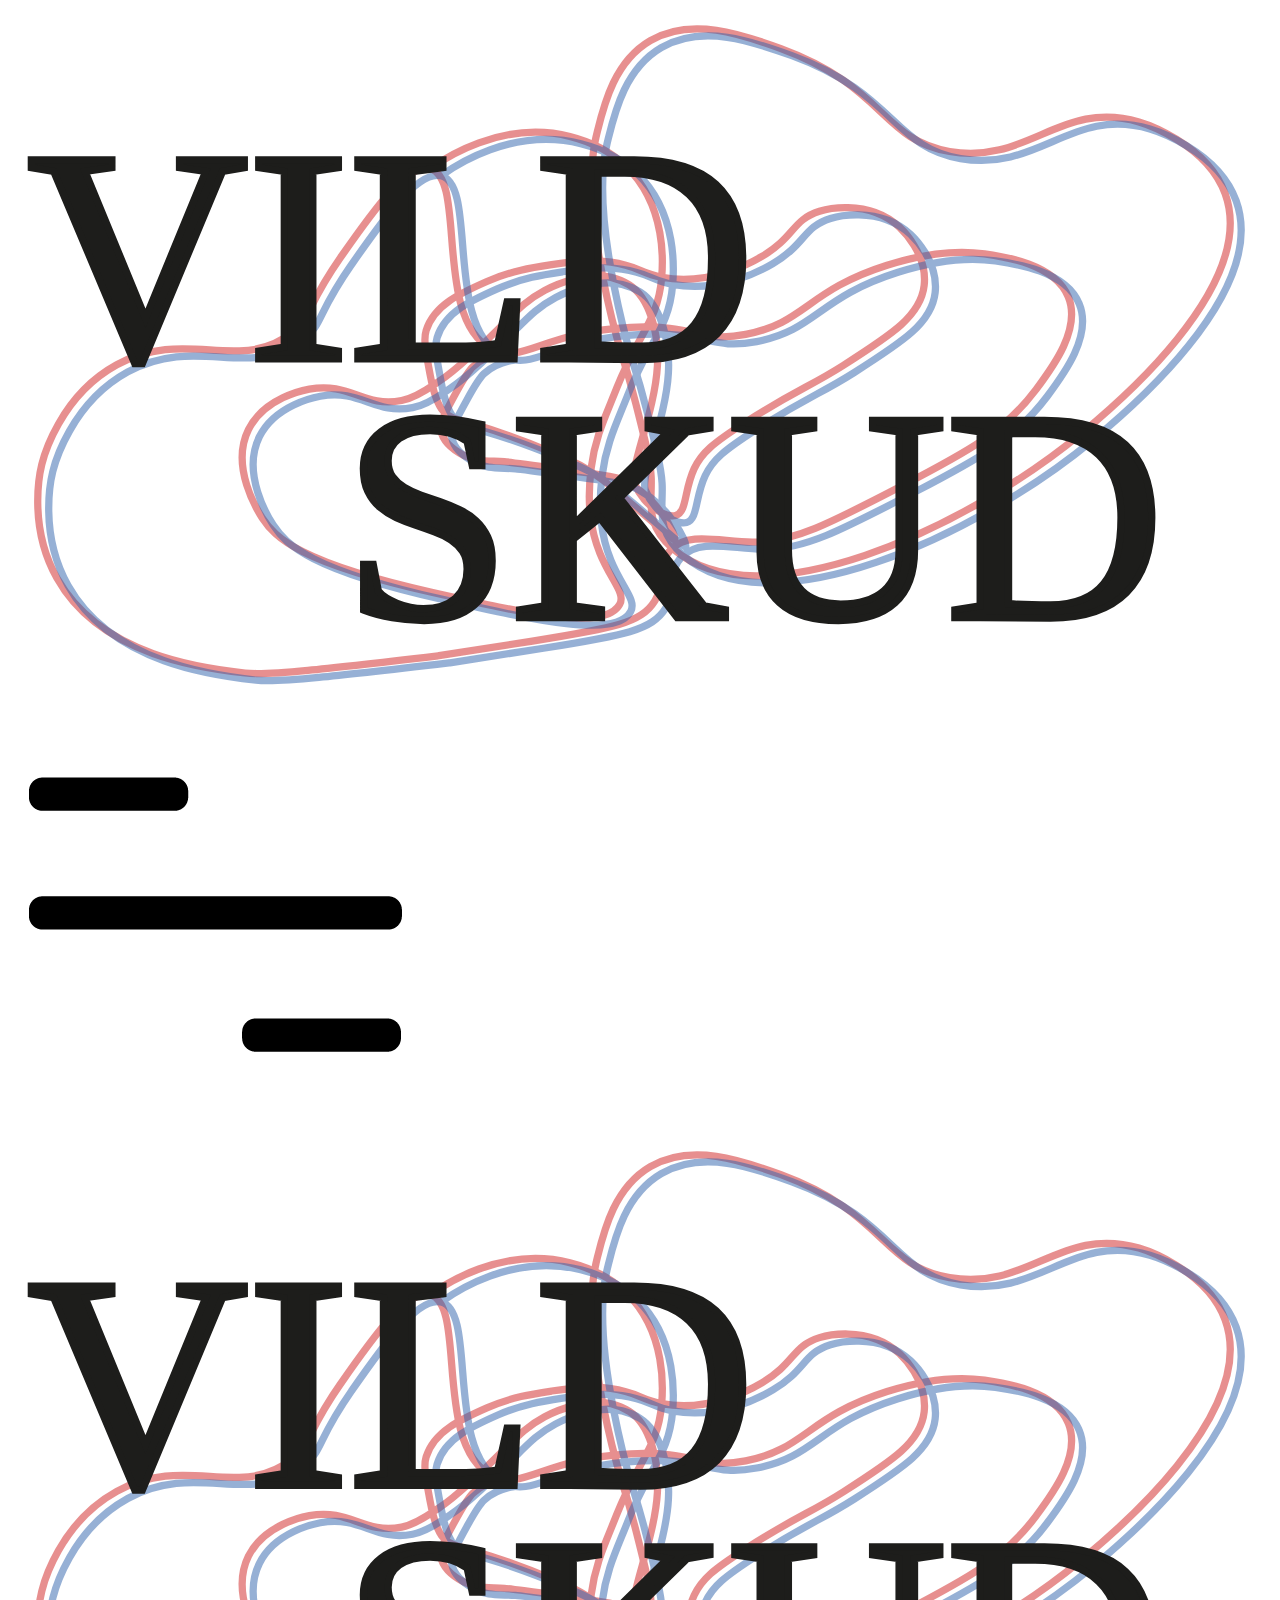
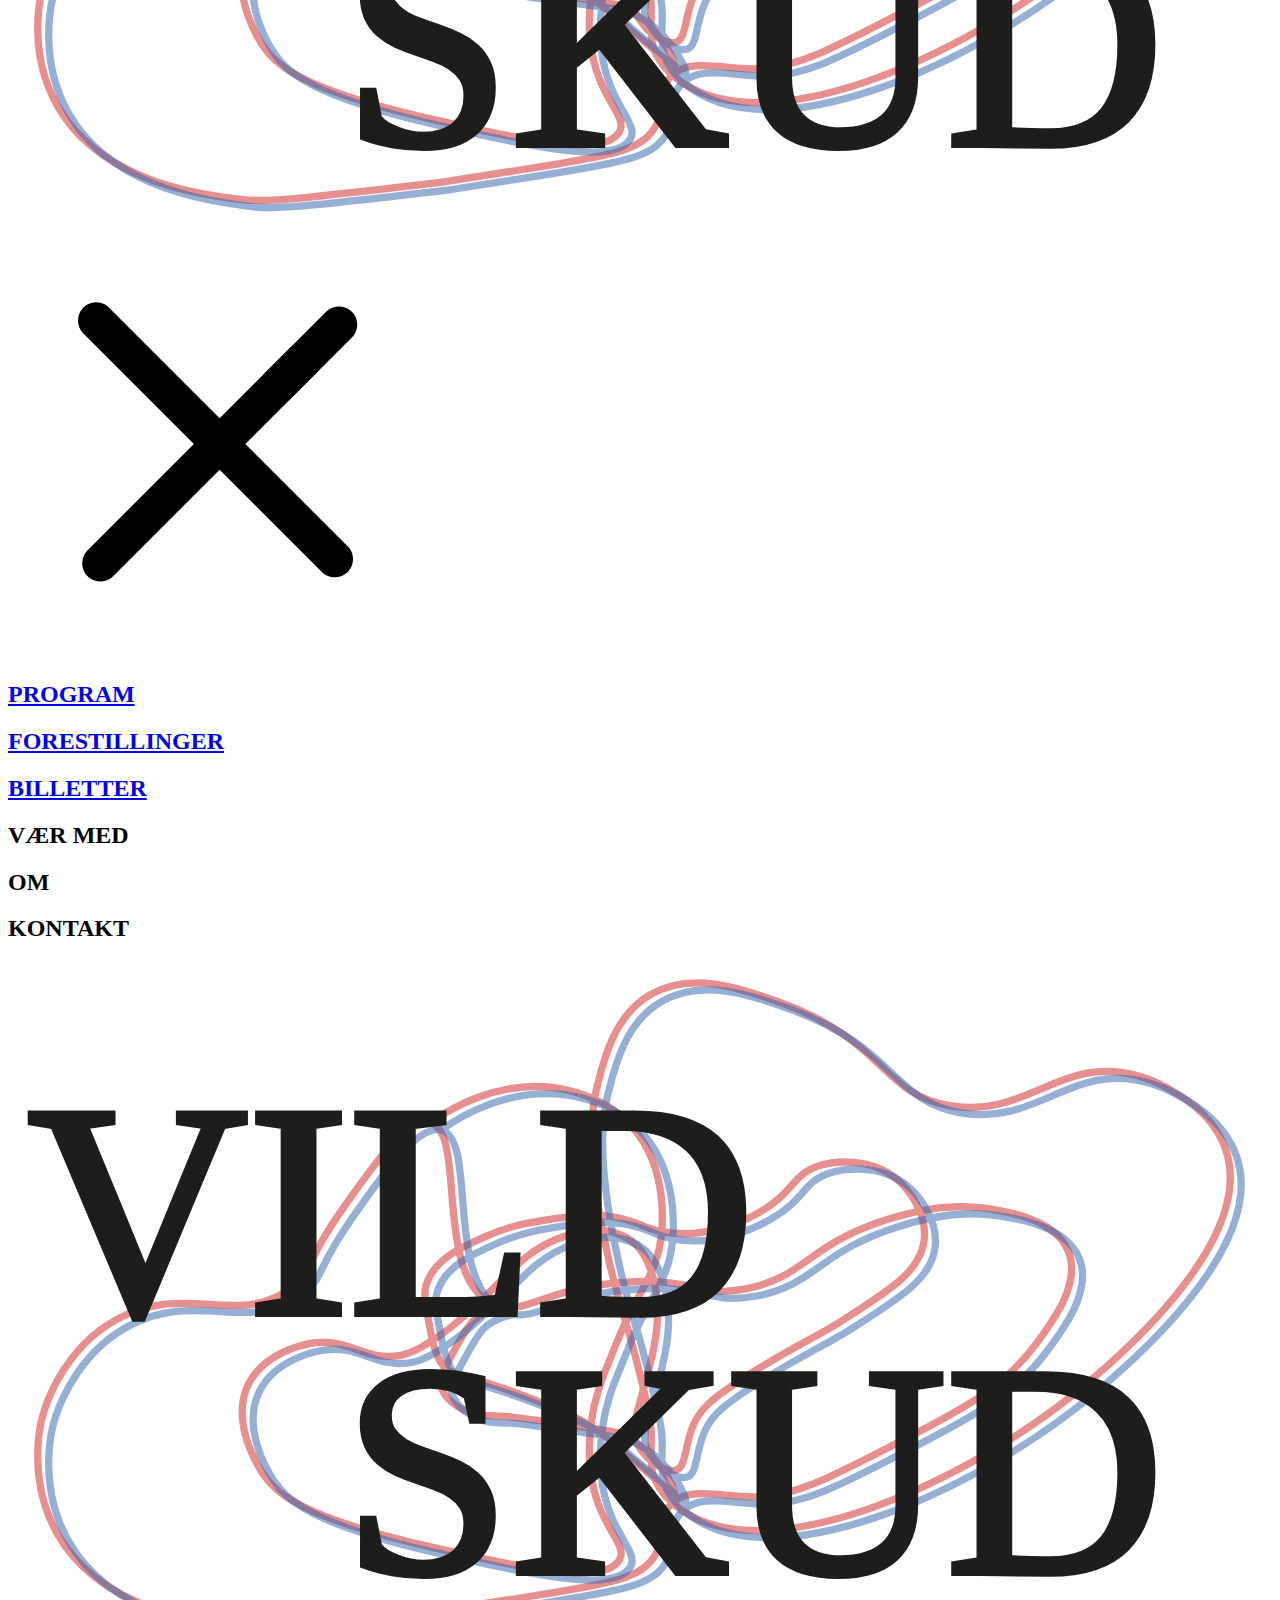
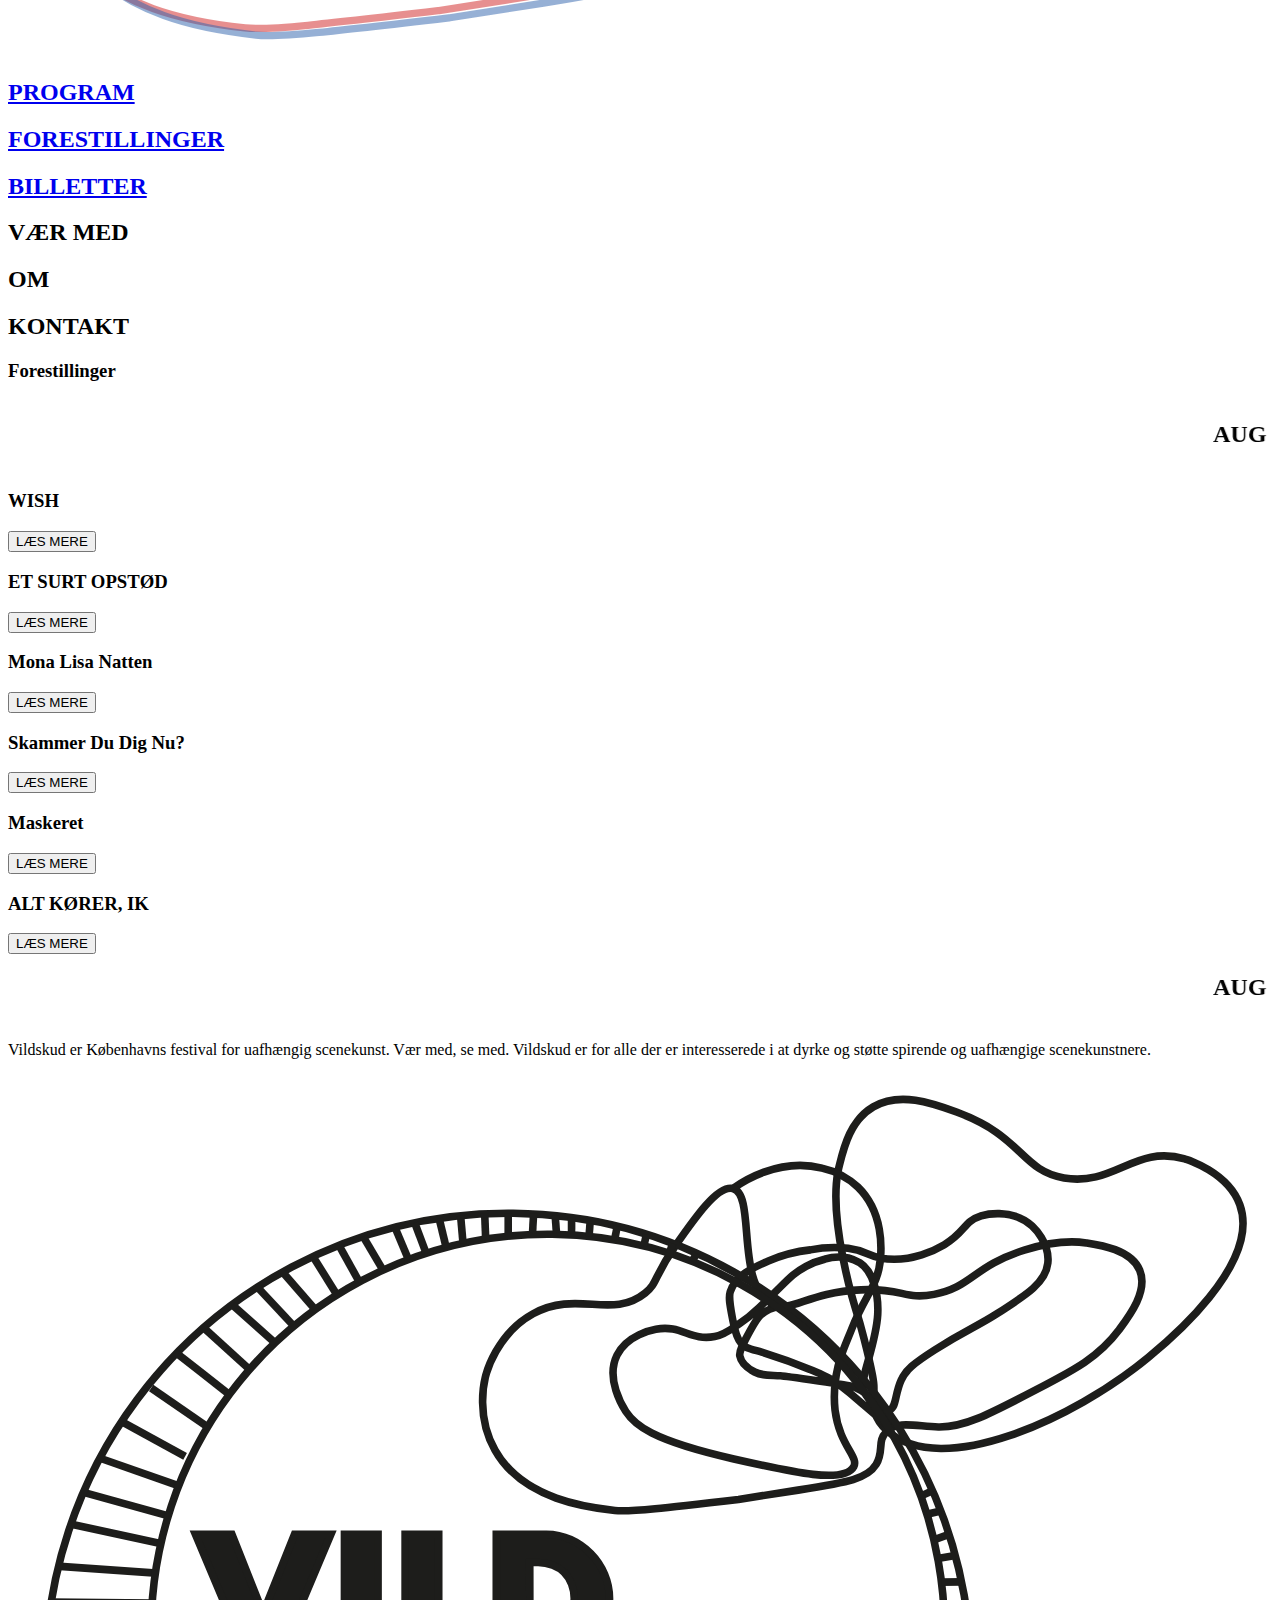
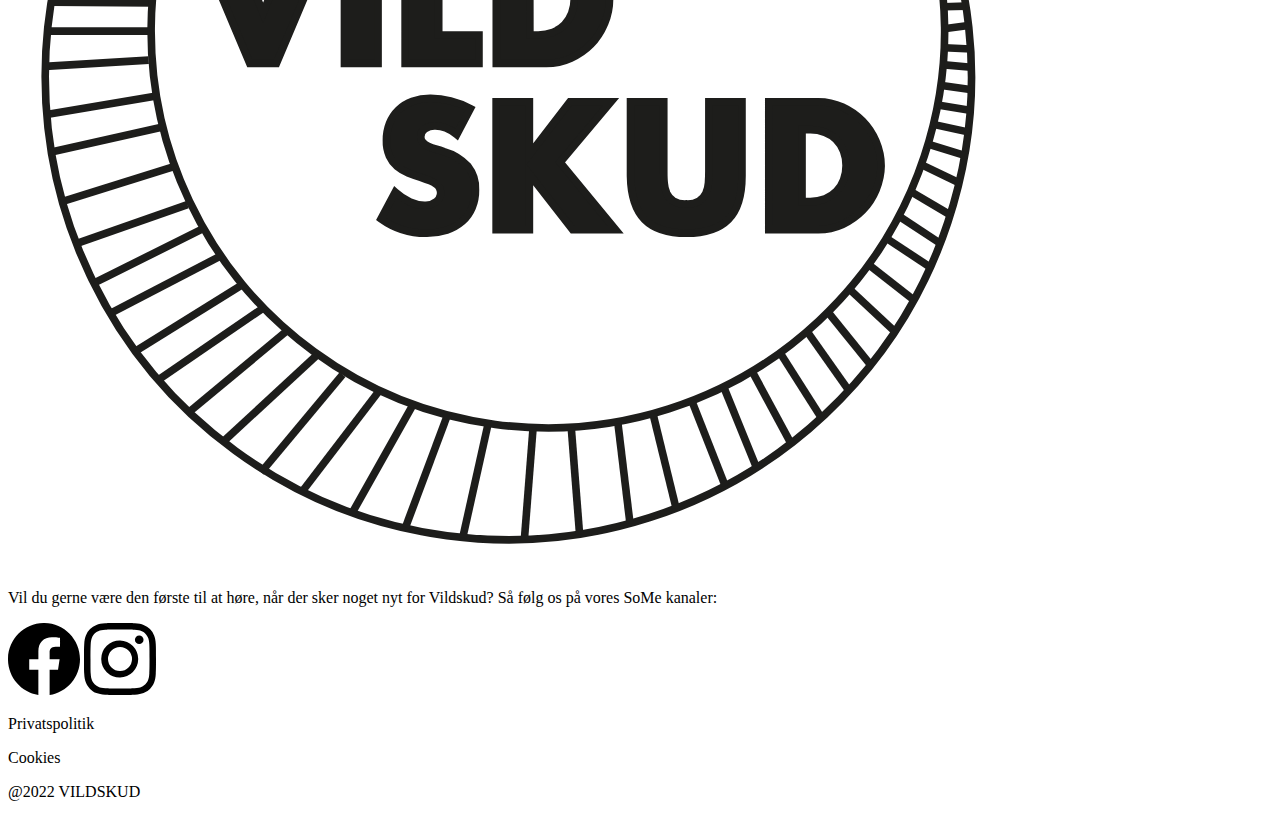
<file: src/acts.html>
<!DOCTYPE html>
<html lang="en">
  <head>
    <meta charset="UTF-8" />
    <meta http-equiv="X-UA-Compatible" content="IE=edge" />
    <meta name="viewport" content="width=device-width, initial-scale=1.0" />
    <title>Vildskud - Program</title>
    <link rel="stylesheet" href="tailwind.css" />
    <link rel="preconnect" href="https://fonts.googleapis.com">
    <link rel="preconnect" href="https://fonts.googleapis.com">
    <link rel="preconnect" href="https://fonts.gstatic.com" crossorigin>
    <link href="https://fonts.googleapis.com/css2?family=Courier+Prime:ital,wght@0,400;0,700;1,400;1,700&family=Open+Sans:ital,wght@0,300;0,400;0,500;0,600;0,700;0,800;1,300;1,400;1,500;1,600;1,700;1,800&display=swap" rel="stylesheet"></head>
  <body>
    

    <header>
     
      <nav id="nav-phone" class="">
          <div id="burgermenu" class=" fixed sticky top-0 z-50 bg-white border-b-2 border-black w-screen h-16 flex flex-row items-center justify-between">
           <div>
            <a href="index.html"> <img src="img/logonav2-14.svg" class="ml-2 h-10 w-auto"></a>           </div>
           <div>
             <img src="img/burger-menu-01.png" id="burgerimg" class="mr-2 h-12 w-auto">
           </div>
         </div>
         <div id="fullscreenmenu" class=" hidden bg-white h-autohah border-b-2 border-black w-screen">
           <div class="h-16 flex flex-row justify-between items-center">
             <div>
              <a href="index.html"> <img src="img/logonav2-14.svg" class="ml-2 h-10 w-auto"></a>             </div>
           <div>
             <img src="img/exitbutton.png" id="exitbutton" class=" mr-2 h-12 w-auto">
           </div></div>
         <div class=" w-screen flex-col flex items-center justify-center">
          <div class="h-14 flex items-center">
            <a href="programme.html"><h2 class="text-3xl font-extrabold font-opensans text-black hover:text-red-pr decoration-red-500 ">PROGRAM</h2></a>
          </div>
          <div class="h-14  flex items-center ">
           <a href="acts.html"> <h2 class="text-3xl underline font-extrabold font-opensans text-black hover:text-red-pr decoration-red-500">FORESTILLINGER</h2></a>
          </div>
          <div class="h-14  flex items-center ">
           <a href="tickets.html"> <h2 class="text-3xl font-extrabold text-black hover:text-red-pr decoration-red-500 ">BILLETTER</h2></a>
          </div>
          <div class="h-14 flex items-center">
            <h2 class="text-3xl font-extrabold text-black hover:text-red-pr decoration-red-500 ">VÆR MED</h2>
          </div>
          <div class="h-14 flex items-center">
            <h2 class="text-3xl font-extrabold text-black hover:text-red-pr decoration-red-500 ">OM</h2>
          </div>
          <div class="h-14 flex items-center">
            <h2 class="text-3xl font-extrabold text-black hover:text-red-pr decoration-red-500 ">KONTAKT</h2>
          </div>
         </div>
         </div>
         </nav>
     
         <nav id="nav-desk" class="fixed z-50 bg-white w-screen h-auto flex flex-row items-center border-b-2 border-black">
           <div class="bg-white ">
            <a href="index.html"> <img src="img/logonav2-14.svg" class="ml-2 h-10 w-auto"></a>           </div>
           <div  class="flex w-full justify-evenly flex-row ">
           <div class="h-14 flex items-center">
            <a href="programme.html"> <h2 class="text-3xl font-bold  text-black font-opensans hover:text-red-pr decoration-red-500 ">PROGRAM</h2></a>
           </div>
           <div class="  flex items-center h-14">
           <a href="acts.html">  <h2 class="text-3xl font-bold text-black underline font-opensans hover:text-red-pr decoration-red-500 ">FORESTILLINGER</h2></a>
           </div>
           <div class="h-14  flex items-center ">
           <a href="tickets.html"> <h2 class="text-3xl font-bold  font-opensans text-black hover:text-red-pr decoration-red-500 ">BILLETTER</h2></a> 
           </div>
           <div class="h-14 flex items-center">
             <h2 class="text-3xl font-bold  font-opensans text-black hover:text-red-pr decoration-red-500 ">VÆR MED</h2>
           </div>
           <div class="h-14 flex items-center">
             <h2 class="text-3xl font-bold font-opensans text-black hover:text-red-pr decoration-red-500 ">OM</h2>
           </div>
           <div class="h-14 flex items-center">
             <h2 class="text-3xl font-bold font-opensans text-black hover:text-red-pr decoration-red-500 ">KONTAKT</h2>
           </div>
         </div>
         </nav>
        </header>
    <main class="sm:pt-0 lg:pt-14">
      <div class="bg-act-9">
        <div class="h-72  w-full  flex items-center justify-center">
          <h3 class="text-6xl text-black  font-extrabold font-opensans ">Forestillinger</h3>
        </div>
    
    </div>
    <marquee class="loop h-16 w-screen border-t-2 bg-white border-black flex items-center">
      <h2 class="text-black text-5xl font-opensans font-extrabold">AUG 02 - AUG 06 <span class="text-red-pr">·</span> <span class="text-blue-sc">TEATER - KULTUR</span> <span class="text-red-pr">·</span> AUG 02 - AUG 06 <span class="text-red-pr">·</span> <span class="text-blue-sc">VILDSKUD</span> AUG 02 - AUG 06 <span class="text-red-pr">·</span> <span class="text-blue-sc">TEATER - KULTUR</span> <span class="text-red-pr">·</span> AUG 02 - AUG 06 <span class="text-red-pr">·</span> <span class="text-blue-sc">VILDSKUD</span> AUG 02 - AUG 06 <span class="text-red-pr">·</span> <span class="text-blue-sc">TEATER - KULTUR</span> <span class="text-red-pr">·</span> AUG 02 - AUG 06 <span class="text-red-pr">·</span> <span class="text-blue-sc">VILDSKUD</span> AUG 02 - AUG 06 <span class="text-red-pr">·</span> <span class="text-blue-sc">TEATER - KULTUR</span> <span class="text-red-pr">·</span> AUG 02 - AUG 06 <span class="text-red-pr">·</span> <span class="text-blue-sc">VILDSKUD</span> AUG 02 - AUG 06 <span class="text-red-pr">·</span> <span class="text-blue-sc">TEATER - KULTUR</span> <span class="text-red-pr">·</span> AUG 02 - AUG 06 <span class="text-red-pr">·</span> <span class="text-blue-sc">VILDSKUD</span> AUG 02 - AUG 06 <span class="text-red-pr">·</span> <span class="text-blue-sc">TEATER - KULTUR</span> <span class="text-red-pr">·</span> AUG 02 - AUG 06 <span class="text-red-pr">·</span> <span class="text-blue-sc">VILDSKUD</span></h2>
      
    </marquee>

    <div class="h-auto w-full flex flex-wrap">
  
      <div class="sm:w-screen border-white border-4 lg:w-1/2 h-96 border-black flex flex-col items-center justify-center bg-act-1 bg-cover bg-center">
       <h3 class="text-white font-bold font-opensans text-5xl">WISH</h3>
       <a href="act1.html"> <button class="lg:h-12 mt-4 bg-white sm:h-8  shadow-2xl lg:w-44 sm:w-32 hover:bg-red-pr hover:text-white hover:border-2 hover:border-red-pr  border-2 border-red-pr rounded-xl font-opensans text-red-pr sm:text-xl sm:text-lg flex items-center shadow-2xl justify-center">LÆS MERE
        </button></a>
      
      </div>
      <div class="sm:w-screen border-white border-4 lg:w-1/2  h-96  border-black flex flex-col items-center justify-center bg-act-2 bg-cover bg-center">
    <h3 class="text-white font-bold text-5xl">ET SURT OPSTØD</h3>
    <a href="act1.html">  <button class="lg:h-12 mt-4 bg-white sm:h-8  shadow-2xl lg:w-44 sm:w-32 hover:bg-red-pr hover:text-white hover:border-2 hover:border-red-pr  border-2 border-red-pr rounded-xl font-opensans text-red-pr sm:text-xl sm:text-lg flex items-center shadow-2xl justify-center">LÆS MERE
        </button></a> 
      </div>

      <div class="sm:w-screen border-white border-4 lg:w-1/2 h-96  border-black flex items-center flex-col justify-center bg-act-3 bg-cover bg-center">
      <h3 class="text-white font-bold text-5xl">Mona Lisa Natten</h3>
      <a href="act1.html"> <button class="lg:h-12 mt-4 bg-white sm:h-8  shadow-2xl lg:w-44 sm:w-32 hover:bg-red-pr hover:text-white hover:border-2 hover:border-red-pr  border-2 border-red-pr rounded-xl font-opensans text-red-pr sm:text-xl sm:text-lg flex items-center shadow-2xl justify-center">LÆS MERE
        </button></a> 
      </div>

      <div class="sm:w-screen border-white border-4 lg:w-1/2 h-96  border-black flex items-center flex-col justify-center bg-act-4 bg-cover bg-center">
        <h3 class="text-white font-bold text-5xl">Skammer Du Dig Nu?</h3>
        <a href="act1.html">  <button class="lg:h-12 mt-4 bg-white sm:h-8  shadow-2xl lg:w-44 sm:w-32 hover:bg-red-pr hover:text-white hover:border-2 hover:border-red-pr  border-2 border-red-pr rounded-xl font-opensans text-red-pr sm:text-xl sm:text-lg flex items-center shadow-2xl justify-center">LÆS MERE
        </button></a> 
      </div>

      <div class="sm:w-screen border-white border-4 lg:w-1/2 h-96 flex items-center justify-center flex-col bg-act-5 bg-cover bg-center">
        <h3 class="text-white font-bold text-5xl">Maskeret</h3>
        <a href="act1.html"> <button class="lg:h-12 mt-4 bg-white sm:h-8  shadow-2xl lg:w-44 sm:w-32 hover:bg-red-pr hover:text-white hover:border-2 hover:border-red-pr  border-2 border-red-pr rounded-xl font-opensans text-red-pr sm:text-xl sm:text-lg flex items-center shadow-2xl justify-center">LÆS MERE
        </button></a> 
      </div>
      <div class="sm:w-screen border-white border-4 lg:w-1/2 h-96  border-black flex items-center flex-col justify-center bg-act-6 bg-cover bg-center">
        <h3 class="text-white font-bold text-5xl">ALT KØRER, IK</h3>
        <a href="act1.html">  <button class="lg:h-12 mt-4 bg-white sm:h-8  shadow-2xl lg:w-44 sm:w-32 hover:bg-red-pr hover:text-white hover:border-2 hover:border-red-pr  border-2 border-red-pr rounded-xl font-opensans text-red-pr sm:text-xl sm:text-lg flex items-center shadow-2xl justify-center">LÆS MERE
        </button></a> 
      </div>

    </div>
    <div>
      <marquee class="loop h-16 w-screen bg-white  border-b-2 border-black flex items-center">
        <h2 class="text-black text-5xl font-opensans font-extrabold">AUG 02 - AUG 06 <span class="text-red-pr">·</span> <span class="text-blue-sc">TEATER - KULTUR</span> <span class="text-red-pr">·</span> AUG 02 - AUG 06 <span class="text-red-pr">·</span> <span class="text-blue-sc">VILDSKUD</span> AUG 02 - AUG 06 <span class="text-red-pr">·</span> <span class="text-blue-sc">TEATER - KULTUR</span> <span class="text-red-pr">·</span> AUG 02 - AUG 06 <span class="text-red-pr">·</span> <span class="text-blue-sc">VILDSKUD</span> AUG 02 - AUG 06 <span class="text-red-pr">·</span> <span class="text-blue-sc">TEATER - KULTUR</span> <span class="text-red-pr">·</span> AUG 02 - AUG 06 <span class="text-red-pr">·</span> <span class="text-blue-sc">VILDSKUD</span> AUG 02 - AUG 06 <span class="text-red-pr">·</span> <span class="text-blue-sc">TEATER - KULTUR</span> <span class="text-red-pr">·</span> AUG 02 - AUG 06 <span class="text-red-pr">·</span> <span class="text-blue-sc">VILDSKUD</span> AUG 02 - AUG 06 <span class="text-red-pr">·</span> <span class="text-blue-sc">TEATER - KULTUR</span> <span class="text-red-pr">·</span> AUG 02 - AUG 06 <span class="text-red-pr">·</span> <span class="text-blue-sc">VILDSKUD</span> AUG 02 - AUG 06 <span class="text-red-pr">·</span> <span class="text-blue-sc">TEATER - KULTUR</span> <span class="text-red-pr">·</span> AUG 02 - AUG 06 <span class="text-red-pr">·</span> <span class="text-blue-sc">VILDSKUD</span></h2>
        
      </marquee>
    </div>
  
    </main>
    <footer class=" flex bg-act-8 flex  h-auto  border-black flex-col gap-4">
      <div class="flex lg:flex-row sm:flex-col sm:gap-10 items-center pt-20 pb-10 justify-evenly w-screen">
     <div class=" ">
         <div class="sm:w-72 lg:w-96"><p class=" text-sm text-black font-opensans font-medium">Vildskud er Københavns festival for uafhængig scenekunst. Vær med, se med. Vildskud er for alle der er interesserede i at dyrke og støtte spirende og uafhængige scenekunstnere.</p></div>
     </div>
     <div>
         <img src="img/logo.svg" class="h-auto w-full">
     </div>
    
  <div class="flex flex-col items-center gap-8">
      <div class="sm:w-72 lg:w-96"><p class=" text-sm text-black font-opensans font-medium">Vil du gerne være den første til at høre, når der sker noget nyt for Vildskud? Så følg os på vores SoMe kanaler:</p></div>
      <svg xmlns="http://www.w3.org/2000/svg" width="72" height="72" fill="black" class="bi bi-facebook" viewBox="0 0 16 16">
    <path d="M16 8.049c0-4.446-3.582-8.05-8-8.05C3.58 0-.002 3.603-.002 8.05c0 4.017 2.926 7.347 6.75 7.951v-5.625h-2.03V8.05H6.75V6.275c0-2.017 1.195-3.131 3.022-3.131.876 0 1.791.157 1.791.157v1.98h-1.009c-.993 0-1.303.621-1.303 1.258v1.51h2.218l-.354 2.326H9.25V16c3.824-.604 6.75-3.934 6.75-7.951z"/>
  </svg>
  <svg xmlns="http://www.w3.org/2000/svg" width="72" height="72" fill="black" class="bi bi-instagram" viewBox="0 0 16 16">
    <path d="M8 0C5.829 0 5.556.01 4.703.048 3.85.088 3.269.222 2.76.42a3.917 3.917 0 0 0-1.417.923A3.927 3.927 0 0 0 .42 2.76C.222 3.268.087 3.85.048 4.7.01 5.555 0 5.827 0 8.001c0 2.172.01 2.444.048 3.297.04.852.174 1.433.372 1.942.205.526.478.972.923 1.417.444.445.89.719 1.416.923.51.198 1.09.333 1.942.372C5.555 15.99 5.827 16 8 16s2.444-.01 3.298-.048c.851-.04 1.434-.174 1.943-.372a3.916 3.916 0 0 0 1.416-.923c.445-.445.718-.891.923-1.417.197-.509.332-1.09.372-1.942C15.99 10.445 16 10.173 16 8s-.01-2.445-.048-3.299c-.04-.851-.175-1.433-.372-1.941a3.926 3.926 0 0 0-.923-1.417A3.911 3.911 0 0 0 13.24.42c-.51-.198-1.092-.333-1.943-.372C10.443.01 10.172 0 7.998 0h.003zm-.717 1.442h.718c2.136 0 2.389.007 3.232.046.78.035 1.204.166 1.486.275.373.145.64.319.92.599.28.28.453.546.598.92.11.281.24.705.275 1.485.039.843.047 1.096.047 3.231s-.008 2.389-.047 3.232c-.035.78-.166 1.203-.275 1.485a2.47 2.47 0 0 1-.599.919c-.28.28-.546.453-.92.598-.28.11-.704.24-1.485.276-.843.038-1.096.047-3.232.047s-2.39-.009-3.233-.047c-.78-.036-1.203-.166-1.485-.276a2.478 2.478 0 0 1-.92-.598 2.48 2.48 0 0 1-.6-.92c-.109-.281-.24-.705-.275-1.485-.038-.843-.046-1.096-.046-3.233 0-2.136.008-2.388.046-3.231.036-.78.166-1.204.276-1.486.145-.373.319-.64.599-.92.28-.28.546-.453.92-.598.282-.11.705-.24 1.485-.276.738-.034 1.024-.044 2.515-.045v.002zm4.988 1.328a.96.96 0 1 0 0 1.92.96.96 0 0 0 0-1.92zm-4.27 1.122a4.109 4.109 0 1 0 0 8.217 4.109 4.109 0 0 0 0-8.217zm0 1.441a2.667 2.667 0 1 1 0 5.334 2.667 2.667 0 0 1 0-5.334z"/>
  </svg>
  </div>
  </div>
  <div class="flex flex-row items-center gap-2 pl-2">
      <p class="text-xs text-black font-opensans underline">Privatspolitik</p>
      <p class="text-xs text-black font-opensans underline">Cookies</p>
      <p class="text-lg text-black font-opensans ">@2022 VILDSKUD</p>
  </div>
  </footer>
 
    <script type="module" src="index.js"></script>
  </body>
</html>
</file>
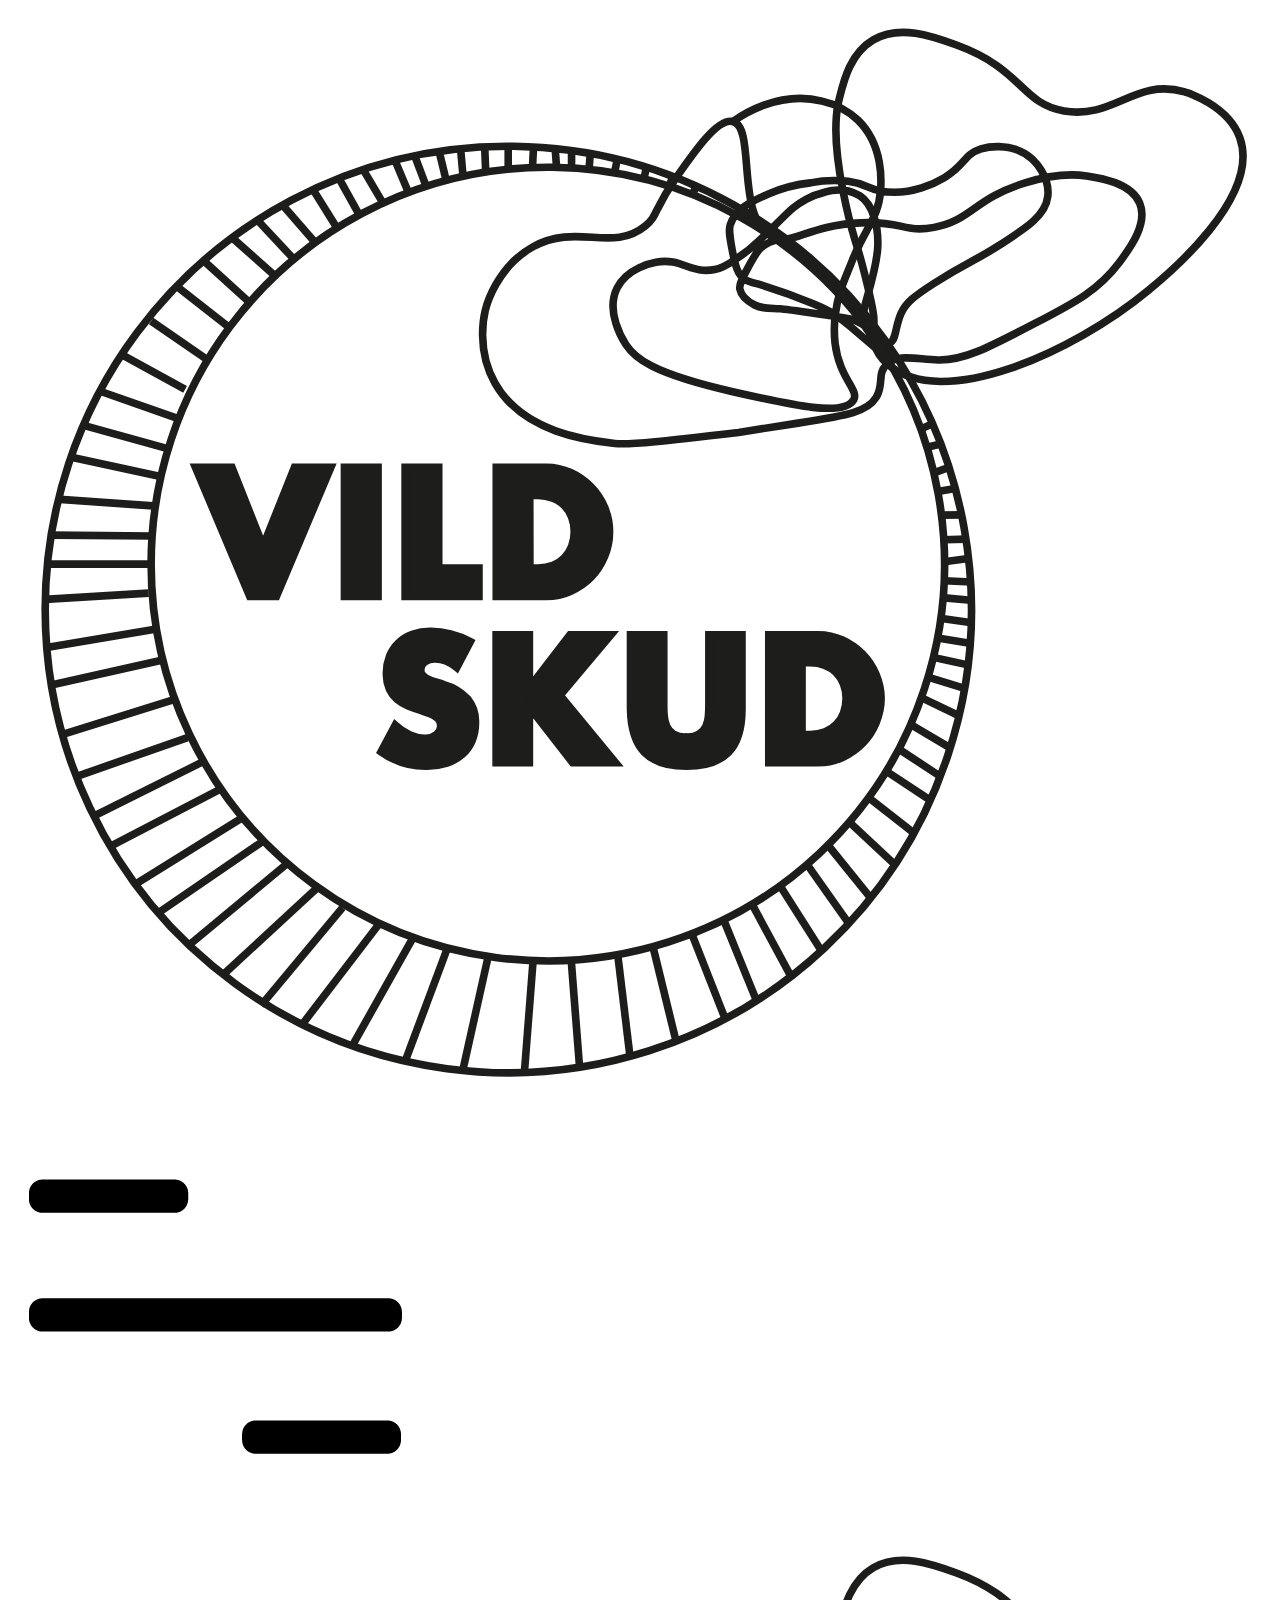
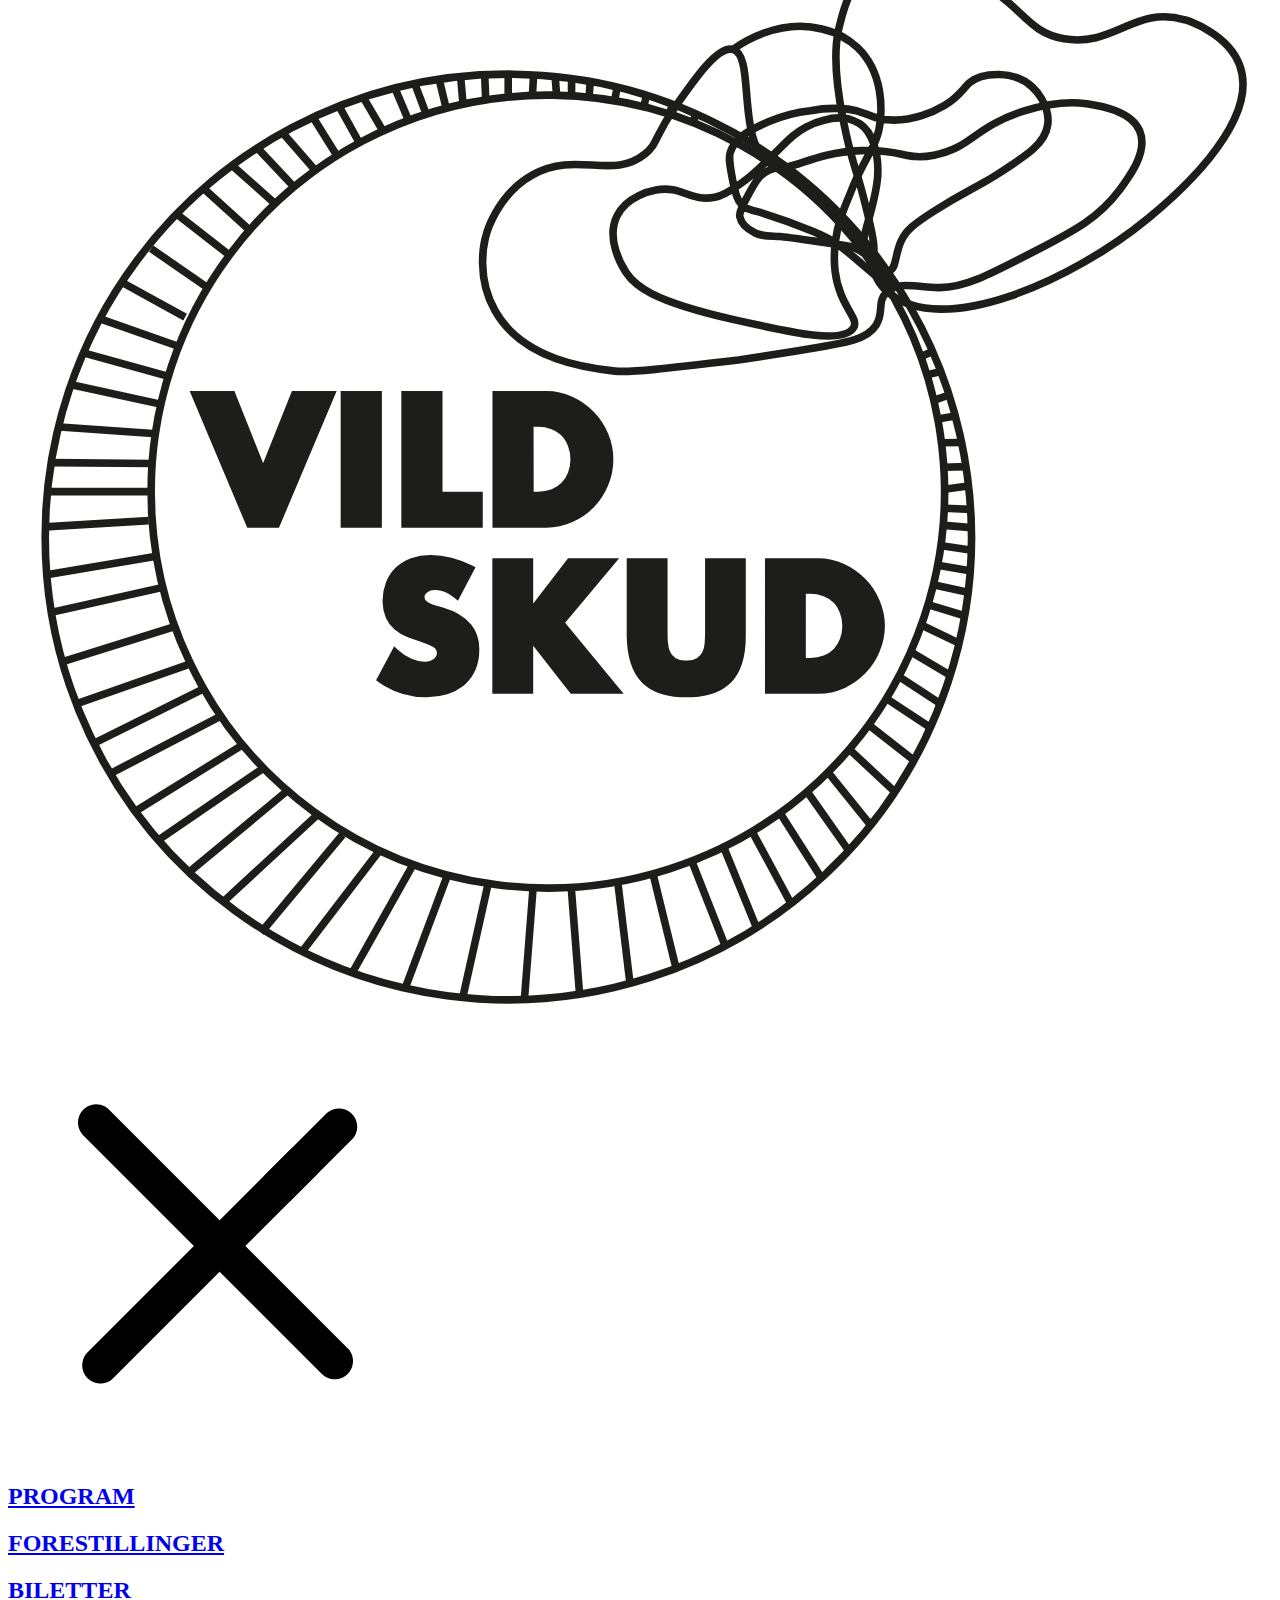
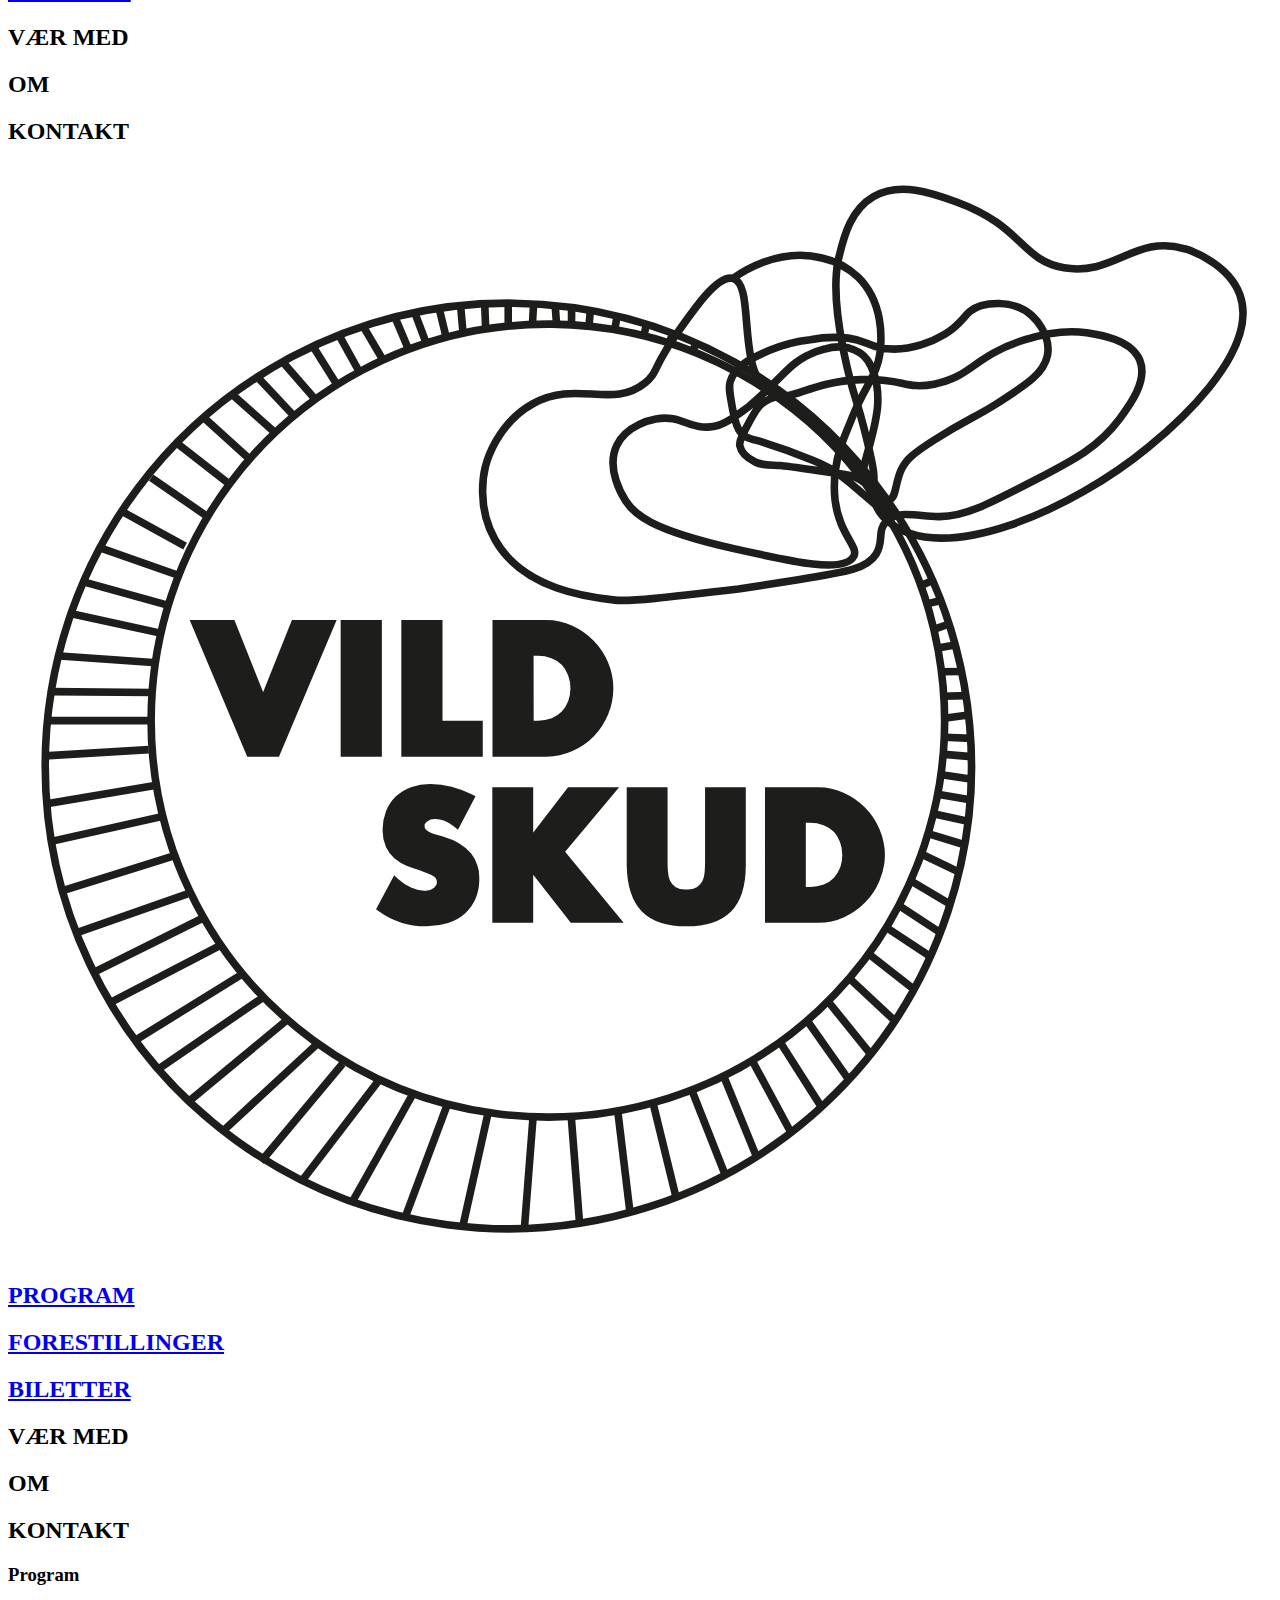
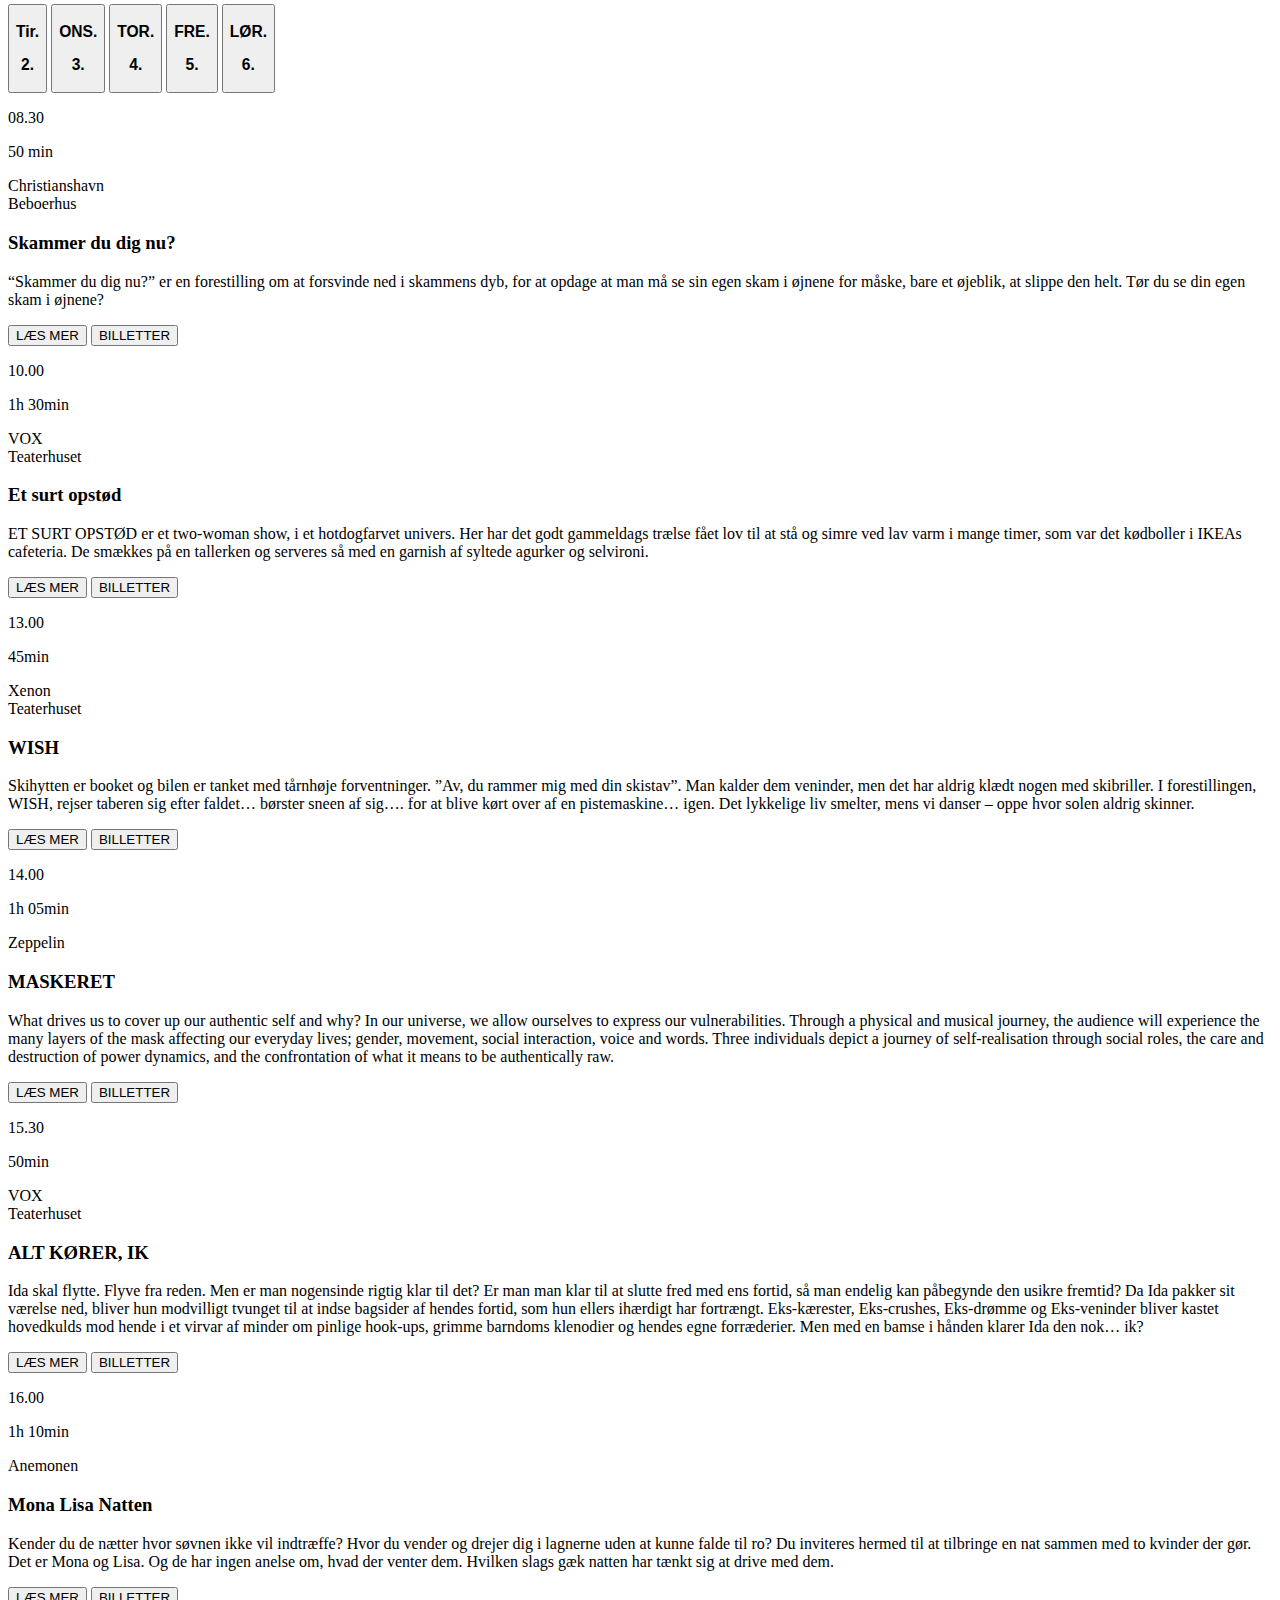
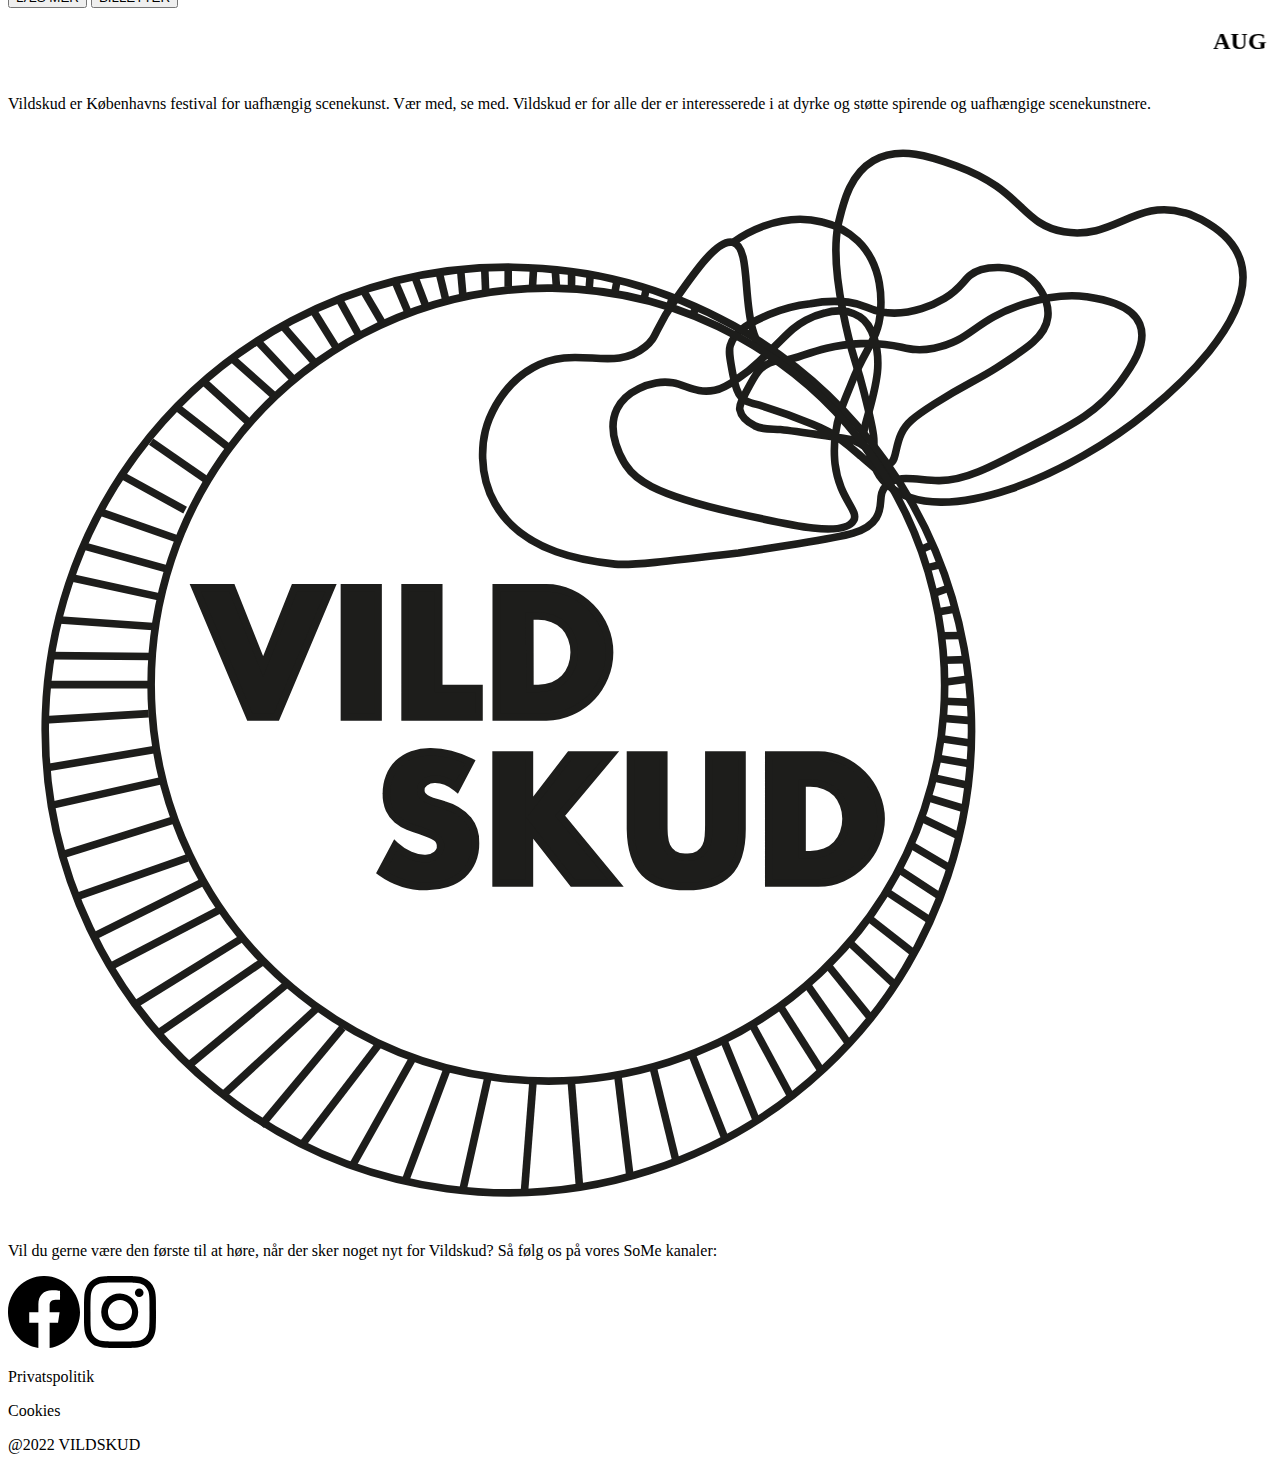
<file: src/programme.html>
<!DOCTYPE html>
<html lang="en">
  <head>
    <meta charset="UTF-8" />
    <meta http-equiv="X-UA-Compatible" content="IE=edge" />
    <meta name="viewport" content="width=device-width, initial-scale=1.0" />
    <title>Vildskud - Forestillinger</title>
    <link rel="stylesheet" href="tailwind.css" />
    <link rel="preconnect" href="https://fonts.googleapis.com">
    <link rel="preconnect" href="https://fonts.googleapis.com">
    <link rel="preconnect" href="https://fonts.gstatic.com" crossorigin>
    <link href="https://fonts.googleapis.com/css2?family=Courier+Prime:ital,wght@0,400;0,700;1,400;1,700&family=Open+Sans:ital,wght@0,300;0,400;0,500;0,600;0,700;0,800;1,300;1,400;1,500;1,600;1,700;1,800&display=swap" rel="stylesheet"></head>
  <body>
    

    <header>
     
      <nav id="nav-phone" class="">
          <div id="burgermenu" class=" fixed sticky top-0 z-50 bg-white border-b-2 border-black w-screen h-16 flex flex-row items-center justify-between">
           <div>
             <img src="img/logo.svg" class="ml-2 h-12 w-auto">
           </div>
           <div>
             <img src="img/burger-menu-01.png" id="burgerimg" class="mr-2 h-12 w-auto">
           </div>
         </div>
         <div id="fullscreenmenu" class=" hidden bg-white h-autohah border-b-2 border-black w-screen">
           <div class="h-16 flex flex-row justify-between items-center">
             <div>
               <a href="index.html"> <img src="img/logo.svg" class="ml-2 h-12 w-auto"></a>
             </div>
           <div>
             <img src="img/exitbutton.png" id="exitbutton" class=" mr-2 h-12 w-auto">
           </div></div>
         <div class=" w-screen flex-col flex items-center justify-center">
           <div class="h-14 flex items-center">
           <a href="programme.html">  <h2 class="text-3xl font-extrabold underline font-opensans text-black hover:text-red-pr decoration-red-500 ">PROGRAM</h2></a>
           </div>
           <div class="h-14  flex items-center ">
            <a href="acts.html"> <h2 class="text-3xl font-extrabold font-opensans text-black hover:text-red-pr decoration-red-500">FORESTILLINGER</h2></a>
           </div>
           <div class="h-14  flex items-center ">
            <a href="tickets.html"> <h2 class="text-3xl font-extrabold  text-black hover:text-red-pr decoration-red-500 ">BILETTER</h2></a>
           </div>
           <div class="h-14 flex items-center">
             <h2 class="text-3xl font-extrabold text-black hover:text-red-pr decoration-red-500 ">VÆR MED</h2>
           </div>
           <div class="h-14 flex items-center">
             <h2 class="text-3xl font-extrabold text-black hover:text-red-pr decoration-red-500 ">OM</h2>
           </div>
           <div class="h-14 flex items-center">
             <h2 class="text-3xl font-extrabold text-black hover:text-red-pr decoration-red-500 ">KONTAKT</h2>
           </div>
         </div>
         </div>
         </nav>
     
         <nav id="nav-desk" class="fixed z-50 bg-white w-screen h-auto flex flex-row items-center border-b-2 border-black">
           <div class="bg-white ">
            <a href="index.html"> <img src="img/logo.svg" class="ml-2 h-12 w-auto"></a>
           </div>
           <div  class="flex w-full justify-evenly flex-row ">
           <div class="h-14 flex items-center">
            <a href="programme.html"> <h2 class="text-3xl font-bold underline text-black font-opensans hover:text-red-pr decoration-red-500 ">PROGRAM</h2></a>
           </div>
           <div class="  flex items-center h-14">
           <a href="acts.html">  <h2 class="text-3xl font-bold text-black font-opensans hover:text-red-pr decoration-red-500 ">FORESTILLINGER</h2></a>
           </div>
           <div class="h-14  flex items-center ">
           <a href="tickets.html"> <h2 class="text-3xl font-bold  font-opensans text-black hover:text-red-pr decoration-red-500 ">BILETTER</h2></a> 
           </div>
           <div class="h-14 flex items-center">
             <h2 class="text-3xl font-bold  font-opensans text-black hover:text-red-pr decoration-red-500 ">VÆR MED</h2>
           </div>
           <div class="h-14 flex items-center">
             <h2 class="text-3xl font-bold font-opensans text-black hover:text-red-pr decoration-red-500 ">OM</h2>
           </div>
           <div class="h-14 flex items-center">
             <h2 class="text-3xl font-bold font-opensans text-black hover:text-red-pr decoration-red-500 ">KONTAKT</h2>
           </div>
         </div>
         </nav>
        </header>
    <main class=" pt-14">
      <div>
        <div class="h-56  w-screen bg-act-7  flex items-center justify-evenly">
          
          <h3 class="text-6xl text-black  font-extrabold font-opensans ">Program</h3>
        </div>
      <div class="w-full  h-16 flex items-center justify-evenly ">
        <button class="w-1/5 text-black focus:text-white flex justify-between border-t-2 border-b-2 focus:bg-red-pr border-black border-r-0 hover:bg-red-pr hover:bg-opacity-40">
          <h3 class=" font-extrabold sm:text-ml lg:text-xl ml-2">Tir.</h3>
          <h3 class=" sm:text-3xl sm:mt-6 lg:mt-0 lg:text-6xl  font-extrabold lg:mr-2 sm:mr-0 ">2.</h3>
        </button>
        <button class="w-1/5 text-black focus:text-white flex justify-between border-2 focus:bg-red-pr  border-black border-r-0 hover:bg-red-pr hover:bg-opacity-40">
          <h3 class=" font-extrabold sm:text-ml lg:text-xl ml-2">ONS.</h3>
          <h3 class=" sm:text-3xl sm:mt-6 lg:mt-0 lg:text-6xl  font-extrabold lg:mr-2 sm:mr-0 ">3.</h3>
        </button>
        <button class="w-1/5 text-black focus:text-white flex justify-between border-2 focus:bg-red-pr  border-black border-r-0 hover:bg-red-pr hover:bg-opacity-40">
          <h3 class=" font-extrabold sm:text-ml lg:text-xl ml-2">TOR.</h3>
          <h3 class=" sm:text-3xl sm:mt-6 lg:mt-0 lg:text-6xl  font-extrabold lg:mr-2 sm:mr-0 ">4.</h3>
        </button>
        <button class="w-1/5 flex text-black focus:text-white justify-between focus:bg-red-pr hover:bg-red-pr hover:bg-opacity-40 border-2 border-black border-r-0">
          <h3 class=" font-extrabold sm:text-ml lg:text-xl ml-2">FRE.</h3>
          <h3 class=" sm:text-3xl sm:mt-6 lg:mt-0 lg:text-6xl  font-extrabold lg:mr-2 sm:mr-0 ">5.</h3>
        </button>
        <button class="w-1/5 flex text-black focus:text-white justify-between focus:bg-red-pr border-2 border-black  border-r-0 hover:bg-red-pr hover:bg-opacity-40">
          <h3 class=" font-extrabold sm:text-ml lg:text-xl ml-2">LØR.</h3>
          <h3 class=" sm:text-3xl sm:mt-6 lg:mt-0 lg:text-6xl  font-extrabold lg:mr-2 sm:mr-0 ">6.</h3>
        </button>
      </div>
    </div>

  <div class="">
      <div class="border-black h-auto   w-screen flex flex-row">
        <div class=" w-72 h-96 flex justify-between flex-col ">
          <div class="ml-2 mt-4">
            <p class="text-black lg:text-5xl sm:text-2xl font-courier font-medium">08.30</p>
            <p class="text-gray-400 lg:text-ml sm:text-sm font-courier font-medium">50 min</p>

          </div>
          <div class="ml-2 mb-4">
            <p class="ml-2 text-gray-400 lg:text-ml sm:text-sm font-courier font-medium">Christianshavn<br>Beboerhus</p>

          </div>
        </div>
        <div class=" w-1/4 sm:hidden lg:flex h-96 bg-act-4 bg-cover bg-center border-r-2 border-l-2 border-black"></div>

        <div class="lg:w-3/5 sm:w-full h-96  flex flex-col evenly">
          <div class="h-3/4">
            <h3 class="font-courier lg:text-5xl sm:text-2xl w-3/4 mt-4 ml-4 font-medium">Skammer du dig nu?</h3>
            <p class="font-courier w-3/4 lg:text-sm sm:text-xs mt-2 ml-4 text-gray-600">“Skammer du dig nu?” er en forestilling om at forsvinde ned i skammens dyb, for at opdage at man må se sin egen skam i øjnene for måske, bare et øjeblik, at slippe den helt. Tør du se din egen skam i øjnene? </p>
          </div>
          <div class=" h-1/4 flex items-end pb-4 justify-end">
           <a href="act1.html"> <button class="lg:h-12 sm:h-8 mr-4 shadow-2xl lg:w-44 sm:w-32 hover:bg-red-pr hover:text-white hover:border-2 hover:border-red-pr bg-white border-2 border-red-pr rounded-xl z-50 font-opensans text-red-pr sm:text-xl sm:text-lg flex items-center shadow-2xl justify-center">LÆS MER
            </button></a>
           <a href="tickets.html"> <button class="lg:h-12 sm:h-8 mr-4 shadow-2xl lg:w-44 sm:w-32 hover:bg-white hover:text-red-pr hover:border-2 hover:border-red-pr bg-red-pr rounded-xl  font-opensans text-white sm:text-xl sm:text-lg flex items-center shadow-2xl justify-center">BILLETTER
            </button></a>
          </div>

    
        </div>
      </div>
      <div class="w-screen border-b-2 border-black"></div>
    </div>
    <div class="">
      <div class="border-black h-auto   w-screen flex flex-row">
        <div class=" w-72 h-96 flex justify-between flex-col ">
          <div class="ml-2 mt-4">
            <p class="text-black lg:text-5xl sm:text-2xl font-courier font-medium">10.00</p>
            <p class="text-gray-400 lg:text-ml sm:text-sm font-courier font-medium">1h 30min</p>

          </div>
          <div class="ml-2 mb-4">
            <p class="ml-2 text-gray-400 lg:text-ml sm:text-sm font-courier font-medium">VOX<br>Teaterhuset</p>

          </div>
        </div>
        <div class=" w-1/4 sm:hidden lg:flex h-96 bg-act-2 bg-cover  border-r-2 border-l-2 border-black"></div>

        <div class="lg:w-3/5 sm:w-full h-96  flex flex-col evenly">
          <div class="h-3/4">
            <h3 class="font-courier lg:text-5xl sm:text-2xl w-3/4 mt-4 ml-4 font-medium">Et surt opstød</h3>
            <p class="font-courier w-3/4 lg:text-sm sm:text-xs mt-2 ml-4 text-gray-600">ET SURT OPSTØD er et two-woman show, i et hotdogfarvet univers. Her har det godt gammeldags trælse fået lov til at stå og simre ved lav varm i mange timer, som var det kødboller i IKEAs cafeteria. De smækkes på en tallerken og serveres så med en garnish af syltede agurker og selvironi. </p>
          </div>
          <div class=" h-1/4 flex items-end pb-4 justify-end">
            <a href="act1.html"> <button class="lg:h-12 sm:h-8 mr-4 shadow-2xl lg:w-44 sm:w-32 hover:bg-red-pr hover:text-white hover:border-2 hover:border-red-pr bg-white border-2 border-red-pr rounded-xl z-50 font-opensans text-red-pr sm:text-xl sm:text-lg flex items-center shadow-2xl justify-center">LÆS MER
             </button></a>
            <a href="tickets.html"> <button class="lg:h-12 sm:h-8 mr-4 shadow-2xl lg:w-44 sm:w-32 hover:bg-white hover:text-red-pr hover:border-2 hover:border-red-pr bg-red-pr rounded-xl  font-opensans text-white sm:text-xl sm:text-lg flex items-center shadow-2xl justify-center">BILLETTER
             </button></a>
           </div>

    
        </div>
      </div>
      <div class="w-screen border-b-2 border-black"></div>
    </div>
    <div class="">
      <div class="border-black h-auto   w-screen flex flex-row">
        <div class=" w-72 h-96 flex justify-between flex-col ">
          <div class="ml-2 mt-4">
            <p class="text-black lg:text-5xl sm:text-2xl font-courier font-medium">13.00</p>
            <p class="text-gray-400 lg:text-ml sm:text-sm font-courier font-medium">45min</p>

          </div>
          <div class="ml-2 mb-4">
            <p class="ml-2 text-gray-400 lg:text-ml sm:text-sm font-courier font-medium">Xenon<br>Teaterhuset</p>

          </div>
        </div>
        <div class=" w-1/4 sm:hidden lg:flex h-96 bg-act-1 bg-cover bg-center  border-r-2 border-l-2 border-black"></div>

        <div class="lg:w-3/5 sm:w-full h-96  flex flex-col evenly">
          <div class="h-3/4">
            <h3 class="font-courier lg:text-5xl sm:text-2xl w-3/4 mt-4 ml-4 font-medium">WISH</h3>
            <p class="font-courier w-3/4 lg:text-sm sm:text-xs mt-2 ml-4 text-gray-600">Skihytten er booket og bilen er tanket med tårnhøje forventninger. ”Av, du rammer mig med din skistav”. Man kalder dem veninder, men det har aldrig klædt nogen med skibriller. I forestillingen, WISH, rejser taberen sig efter faldet… børster sneen af sig…. for at blive kørt over af en pistemaskine… igen. Det lykkelige liv smelter, mens vi danser – oppe hvor solen aldrig skinner. </p>
          </div>
          <div class=" h-1/4 flex items-end pb-4 justify-end">
            <a href="act1.html"> <button class="lg:h-12 sm:h-8 mr-4 shadow-2xl lg:w-44 sm:w-32 hover:bg-red-pr hover:text-white hover:border-2 hover:border-red-pr bg-white border-2 border-red-pr rounded-xl z-50 font-opensans text-red-pr sm:text-xl sm:text-lg flex items-center shadow-2xl justify-center">LÆS MER
             </button></a>
            <a href="tickets.html"> <button class="lg:h-12 sm:h-8 mr-4 shadow-2xl lg:w-44 sm:w-32 hover:bg-white hover:text-red-pr hover:border-2 hover:border-red-pr bg-red-pr rounded-xl  font-opensans text-white sm:text-xl sm:text-lg flex items-center shadow-2xl justify-center">BILLETTER
             </button></a>
           </div>

    
        </div>
      </div>
      <div class="w-screen border-b-2 border-black"></div>
    </div>
    <div class="">
      <div class="border-black h-auto   w-screen flex flex-row">
        <div class=" w-72 h-96 flex justify-between flex-col ">
          <div class="ml-2 mt-4">
            <p class="text-black lg:text-5xl sm:text-2xl font-courier font-medium">14.00</p>
            <p class="text-gray-400 lg:text-ml sm:text-sm font-courier font-medium">1h 05min</p>

          </div>
          <div class="ml-2 mb-4">
            <p class="ml-2 text-gray-400 lg:text-ml sm:text-sm font-courier font-medium">Zeppelin</p>

          </div>
        </div>
        <div class=" w-1/4 sm:hidden lg:flex h-96 bg-act-5 bg-cover bg-center  border-r-2 border-l-2 border-black"></div>

        <div class="lg:w-3/5 sm:w-full h-96  flex flex-col evenly">
          <div class="h-3/4">
            <h3 class="font-courier lg:text-5xl sm:text-2xl w-3/4 mt-4 ml-4 font-medium">MASKERET</h3>
            <p class="font-courier w-3/4 lg:text-sm sm:text-xs mt-2 ml-4 text-gray-600">What drives us to cover up our authentic self and why? In our universe, we allow ourselves to express our vulnerabilities. Through a physical and musical journey, the audience will experience the many layers of the mask affecting our everyday lives; gender, movement, social interaction, voice and words. Three individuals depict a journey of self-realisation through social roles, the care and destruction of power dynamics, and the confrontation of what it means to be authentically raw.</p>
          </div>
          <div class=" h-1/4 flex items-end pb-4 justify-end">
            <a href="act1.html"> <button class="lg:h-12 sm:h-8 mr-4 shadow-2xl lg:w-44 sm:w-32 hover:bg-red-pr hover:text-white hover:border-2 hover:border-red-pr bg-white border-2 border-red-pr rounded-xl z-50 font-opensans text-red-pr sm:text-xl sm:text-lg flex items-center shadow-2xl justify-center">LÆS MER
             </button></a>
            <a href="tickets.html"> <button class="lg:h-12 sm:h-8 mr-4 shadow-2xl lg:w-44 sm:w-32 hover:bg-white hover:text-red-pr hover:border-2 hover:border-red-pr bg-red-pr rounded-xl  font-opensans text-white sm:text-xl sm:text-lg flex items-center shadow-2xl justify-center">BILLETTER
             </button></a>
           </div>

    
        </div>
      </div>
      <div class="w-screen border-b-2 border-black"></div>
    </div>
    <div class="">
      <div class="border-black h-auto   w-screen flex flex-row">
        <div class=" w-72 h-96 flex justify-between flex-col ">
          <div class="ml-2 mt-4">
            <p class="text-black lg:text-5xl sm:text-2xl font-courier font-medium">15.30</p>
            <p class="text-gray-400 lg:text-ml sm:text-sm font-courier font-medium">50min</p>

          </div>
          <div class="ml-2 mb-4">
            <p class="ml-2 text-gray-400 lg:text-ml sm:text-sm font-courier font-medium">VOX<br>Teaterhuset</p>

          </div>
        </div>
        <div class=" w-1/4 sm:hidden lg:flex h-96 bg-act-6 bg-cover bg-center  border-r-2 border-l-2 border-black"></div>

        <div class="lg:w-3/5 sm:w-full h-96  flex flex-col evenly">
          <div class="h-3/4">
            <h3 class="font-courier lg:text-5xl sm:text-2xl w-3/4 mt-4 ml-4 font-medium">ALT KØRER, IK</h3>
            <p class="font-courier w-3/4 lg:text-sm sm:text-xs mt-2 ml-4 text-gray-600">Ida skal flytte. Flyve fra reden. Men er man nogensinde rigtig klar til det? Er man man klar til at slutte fred med ens fortid, så man endelig kan påbegynde den usikre fremtid? Da Ida pakker sit værelse ned, bliver hun modvilligt tvunget til at indse bagsider af hendes fortid, som hun ellers ihærdigt har fortrængt. Eks-kærester, Eks-crushes, Eks-drømme og Eks-veninder bliver kastet hovedkulds mod hende i et virvar af minder om pinlige hook-ups, grimme barndoms klenodier og hendes egne forræderier. Men med en bamse i hånden klarer Ida den nok… ik? </p>
          </div>
          <div class=" h-1/4 flex items-end pb-4 justify-end">
            <a href="act1.html"> <button class="lg:h-12 sm:h-8 mr-4 shadow-2xl lg:w-44 sm:w-32 hover:bg-red-pr hover:text-white hover:border-2 hover:border-red-pr bg-white border-2 border-red-pr rounded-xl z-50 font-opensans text-red-pr sm:text-xl sm:text-lg flex items-center shadow-2xl justify-center">LÆS MER
             </button></a>
            <a href="tickets.html"> <button class="lg:h-12 sm:h-8 mr-4 shadow-2xl lg:w-44 sm:w-32 hover:bg-white hover:text-red-pr hover:border-2 hover:border-red-pr bg-red-pr rounded-xl  font-opensans text-white sm:text-xl sm:text-lg flex items-center shadow-2xl justify-center">BILLETTER
             </button></a>
           </div>

    
        </div>
      </div>
      <div class="w-screen border-b-2 border-black"></div>
    </div>
    <div class="">
      <div class="border-black h-auto   w-screen flex flex-row">
        <div class=" w-72 h-96 flex justify-between flex-col ">
          <div class="ml-2 mt-4">
            <p class="text-black lg:text-5xl sm:text-2xl font-courier font-medium">16.00</p>
            <p class="text-gray-400 lg:text-ml sm:text-sm font-courier font-medium">1h 10min</p>

          </div>
          <div class="ml-2 mb-4">
            <p class="ml-2 text-gray-400 lg:text-ml sm:text-sm font-courier font-medium">Anemonen</p>

          </div>
        </div>
        <div class=" w-1/4 sm:hidden lg:flex h-96 bg-act-3 bg-cover bg-center  border-r-2 border-l-2 border-black"></div>

        <div class="lg:w-3/5 sm:w-full h-96  flex flex-col evenly">
          <div class="h-3/4">
            <h3 class="font-courier lg:text-5xl sm:text-2xl w-3/4 mt-4 ml-4 font-medium">Mona Lisa Natten</h3>
            <p class="font-courier w-3/4 lg:text-sm sm:text-xs mt-2 ml-4 text-gray-600">Kender du de nætter hvor søvnen ikke vil indtræffe? Hvor du vender og drejer dig i lagnerne uden at kunne falde til ro? Du inviteres hermed til at tilbringe en nat sammen med to kvinder der gør. Det er Mona og Lisa. Og de har ingen anelse om, hvad der venter dem. Hvilken slags gæk natten har tænkt sig at drive med dem. </p>
          </div>
          <div class=" h-1/4 flex items-end pb-4 justify-end">
            <a href="act1.html"> <button class="lg:h-12 sm:h-8 mr-4 shadow-2xl lg:w-44 sm:w-32 hover:bg-red-pr hover:text-white hover:border-2 hover:border-red-pr bg-white border-2 border-red-pr rounded-xl z-50 font-opensans text-red-pr sm:text-xl sm:text-lg flex items-center shadow-2xl justify-center">LÆS MER
             </button></a>
            <a href="tickets.html"> <button class="lg:h-12 sm:h-8 mr-4 shadow-2xl lg:w-44 sm:w-32 hover:bg-white hover:text-red-pr hover:border-2 hover:border-red-pr bg-red-pr rounded-xl  font-opensans text-white sm:text-xl sm:text-lg flex items-center shadow-2xl justify-center">BILLETTER
             </button></a>
           </div>

    
        </div>
      </div>
      <div class="w-screen border-b-2 border-black"></div>
    </div>
    
  
    <div>
      <marquee class="loop  h-16 w-screen  border-b-2 border-black flex items-center">
        <h2 class="text-black text-5xl font-opensans font-extrabold">AUG 02 - AUG 06 <span class="text-red-pr">·</span> <span class="text-blue-sc">TEATER - KULTUR</span> <span class="text-red-pr">·</span> AUG 02 - AUG 06 <span class="text-red-pr">·</span> <span class="text-blue-sc">VILDSKUD</span></h2>
        
      </marquee>
    </div>
  
    </main>
    <footer class=" flex bg-act-7 flex  h-auto  border-black flex-col gap-4">
      <div class="flex lg:flex-row sm:flex-col sm:gap-10 items-center pt-20 pb-10 justify-evenly w-screen">
     <div class=" ">
         <div class="sm:w-72 lg:w-96"><p class=" text-sm text-black font-opensans font-medium">Vildskud er Københavns festival for uafhængig scenekunst. Vær med, se med. Vildskud er for alle der er interesserede i at dyrke og støtte spirende og uafhængige scenekunstnere.</p></div>
     </div>
     <div>
         <img src="img/logo.svg" class="h-auto w-full">
     </div>
    
  <div class="flex flex-col items-center gap-8">
      <div class="sm:w-72 lg:w-96"><p class=" text-sm text-black font-opensans font-medium">Vil du gerne være den første til at høre, når der sker noget nyt for Vildskud? Så følg os på vores SoMe kanaler:</p></div>
      <svg xmlns="http://www.w3.org/2000/svg" width="72" height="72" fill="black" class="bi bi-facebook" viewBox="0 0 16 16">
    <path d="M16 8.049c0-4.446-3.582-8.05-8-8.05C3.58 0-.002 3.603-.002 8.05c0 4.017 2.926 7.347 6.75 7.951v-5.625h-2.03V8.05H6.75V6.275c0-2.017 1.195-3.131 3.022-3.131.876 0 1.791.157 1.791.157v1.98h-1.009c-.993 0-1.303.621-1.303 1.258v1.51h2.218l-.354 2.326H9.25V16c3.824-.604 6.75-3.934 6.75-7.951z"/>
  </svg>
  <svg xmlns="http://www.w3.org/2000/svg" width="72" height="72" fill="black" class="bi bi-instagram" viewBox="0 0 16 16">
    <path d="M8 0C5.829 0 5.556.01 4.703.048 3.85.088 3.269.222 2.76.42a3.917 3.917 0 0 0-1.417.923A3.927 3.927 0 0 0 .42 2.76C.222 3.268.087 3.85.048 4.7.01 5.555 0 5.827 0 8.001c0 2.172.01 2.444.048 3.297.04.852.174 1.433.372 1.942.205.526.478.972.923 1.417.444.445.89.719 1.416.923.51.198 1.09.333 1.942.372C5.555 15.99 5.827 16 8 16s2.444-.01 3.298-.048c.851-.04 1.434-.174 1.943-.372a3.916 3.916 0 0 0 1.416-.923c.445-.445.718-.891.923-1.417.197-.509.332-1.09.372-1.942C15.99 10.445 16 10.173 16 8s-.01-2.445-.048-3.299c-.04-.851-.175-1.433-.372-1.941a3.926 3.926 0 0 0-.923-1.417A3.911 3.911 0 0 0 13.24.42c-.51-.198-1.092-.333-1.943-.372C10.443.01 10.172 0 7.998 0h.003zm-.717 1.442h.718c2.136 0 2.389.007 3.232.046.78.035 1.204.166 1.486.275.373.145.64.319.92.599.28.28.453.546.598.92.11.281.24.705.275 1.485.039.843.047 1.096.047 3.231s-.008 2.389-.047 3.232c-.035.78-.166 1.203-.275 1.485a2.47 2.47 0 0 1-.599.919c-.28.28-.546.453-.92.598-.28.11-.704.24-1.485.276-.843.038-1.096.047-3.232.047s-2.39-.009-3.233-.047c-.78-.036-1.203-.166-1.485-.276a2.478 2.478 0 0 1-.92-.598 2.48 2.48 0 0 1-.6-.92c-.109-.281-.24-.705-.275-1.485-.038-.843-.046-1.096-.046-3.233 0-2.136.008-2.388.046-3.231.036-.78.166-1.204.276-1.486.145-.373.319-.64.599-.92.28-.28.546-.453.92-.598.282-.11.705-.24 1.485-.276.738-.034 1.024-.044 2.515-.045v.002zm4.988 1.328a.96.96 0 1 0 0 1.92.96.96 0 0 0 0-1.92zm-4.27 1.122a4.109 4.109 0 1 0 0 8.217 4.109 4.109 0 0 0 0-8.217zm0 1.441a2.667 2.667 0 1 1 0 5.334 2.667 2.667 0 0 1 0-5.334z"/>
  </svg>
  </div>
  </div>
  <div class="flex flex-col gap-2 pl-10">
      <p class="text-xs text-black font-opensans underline">Privatspolitik</p>
      <p class="text-xs text-black font-opensans underline">Cookies</p>
      <p class="text-lg text-black font-opensans ">@2022 VILDSKUD</p>
  </div>
  </footer>
 
    <script type="module" src="index.js"></script>
  </body>
</html>
</file>
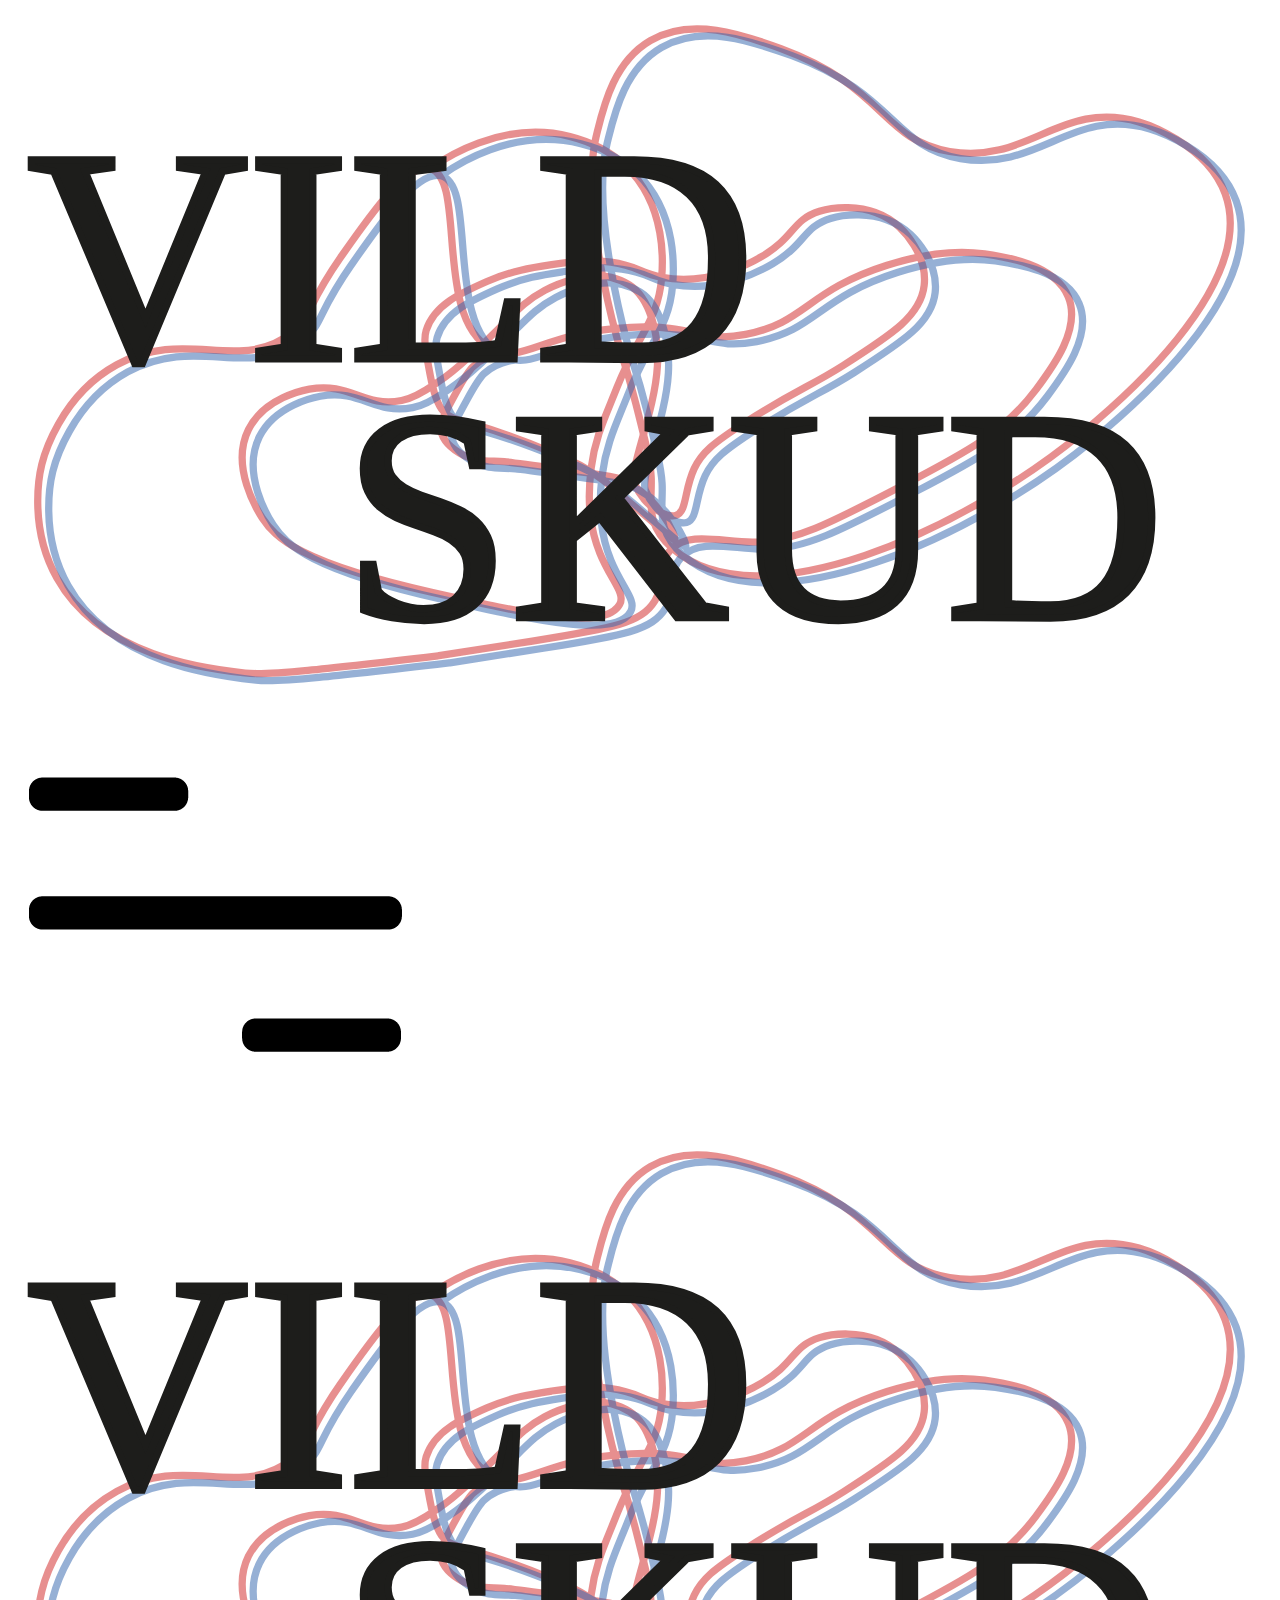
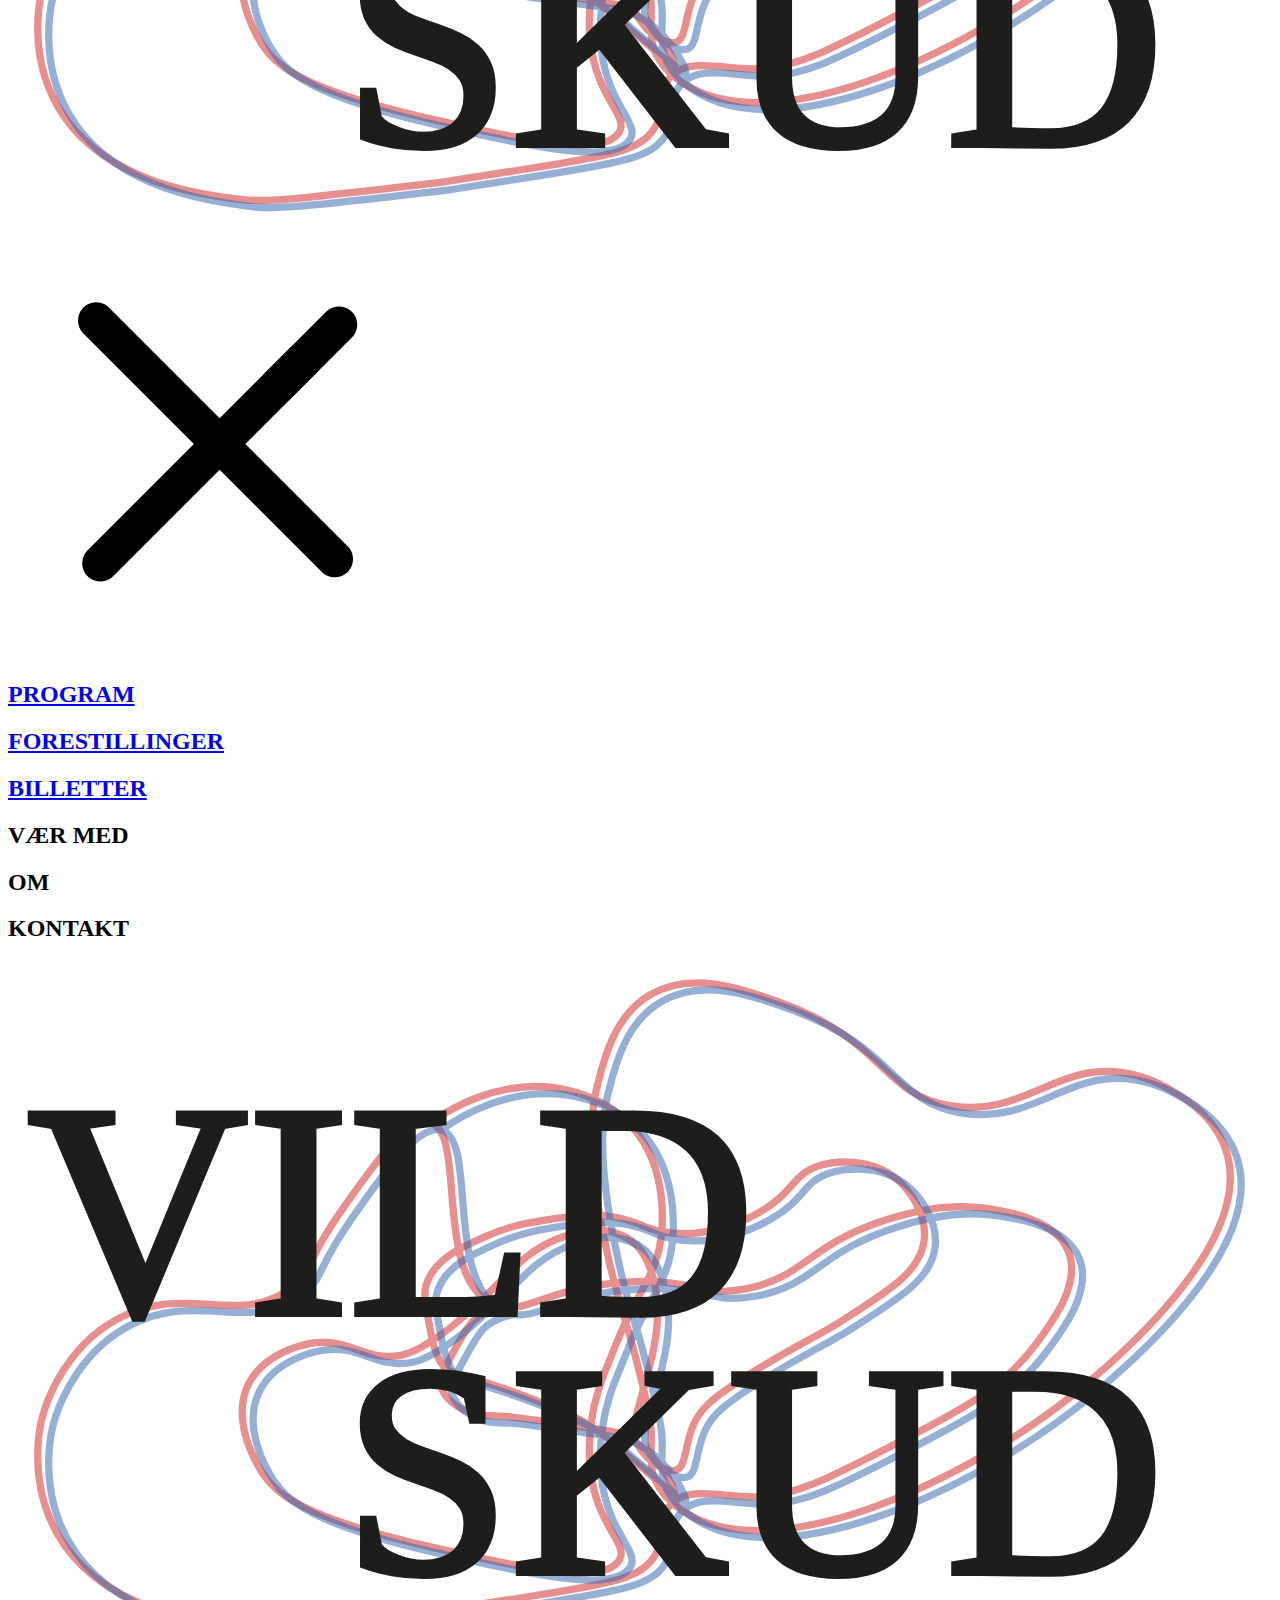
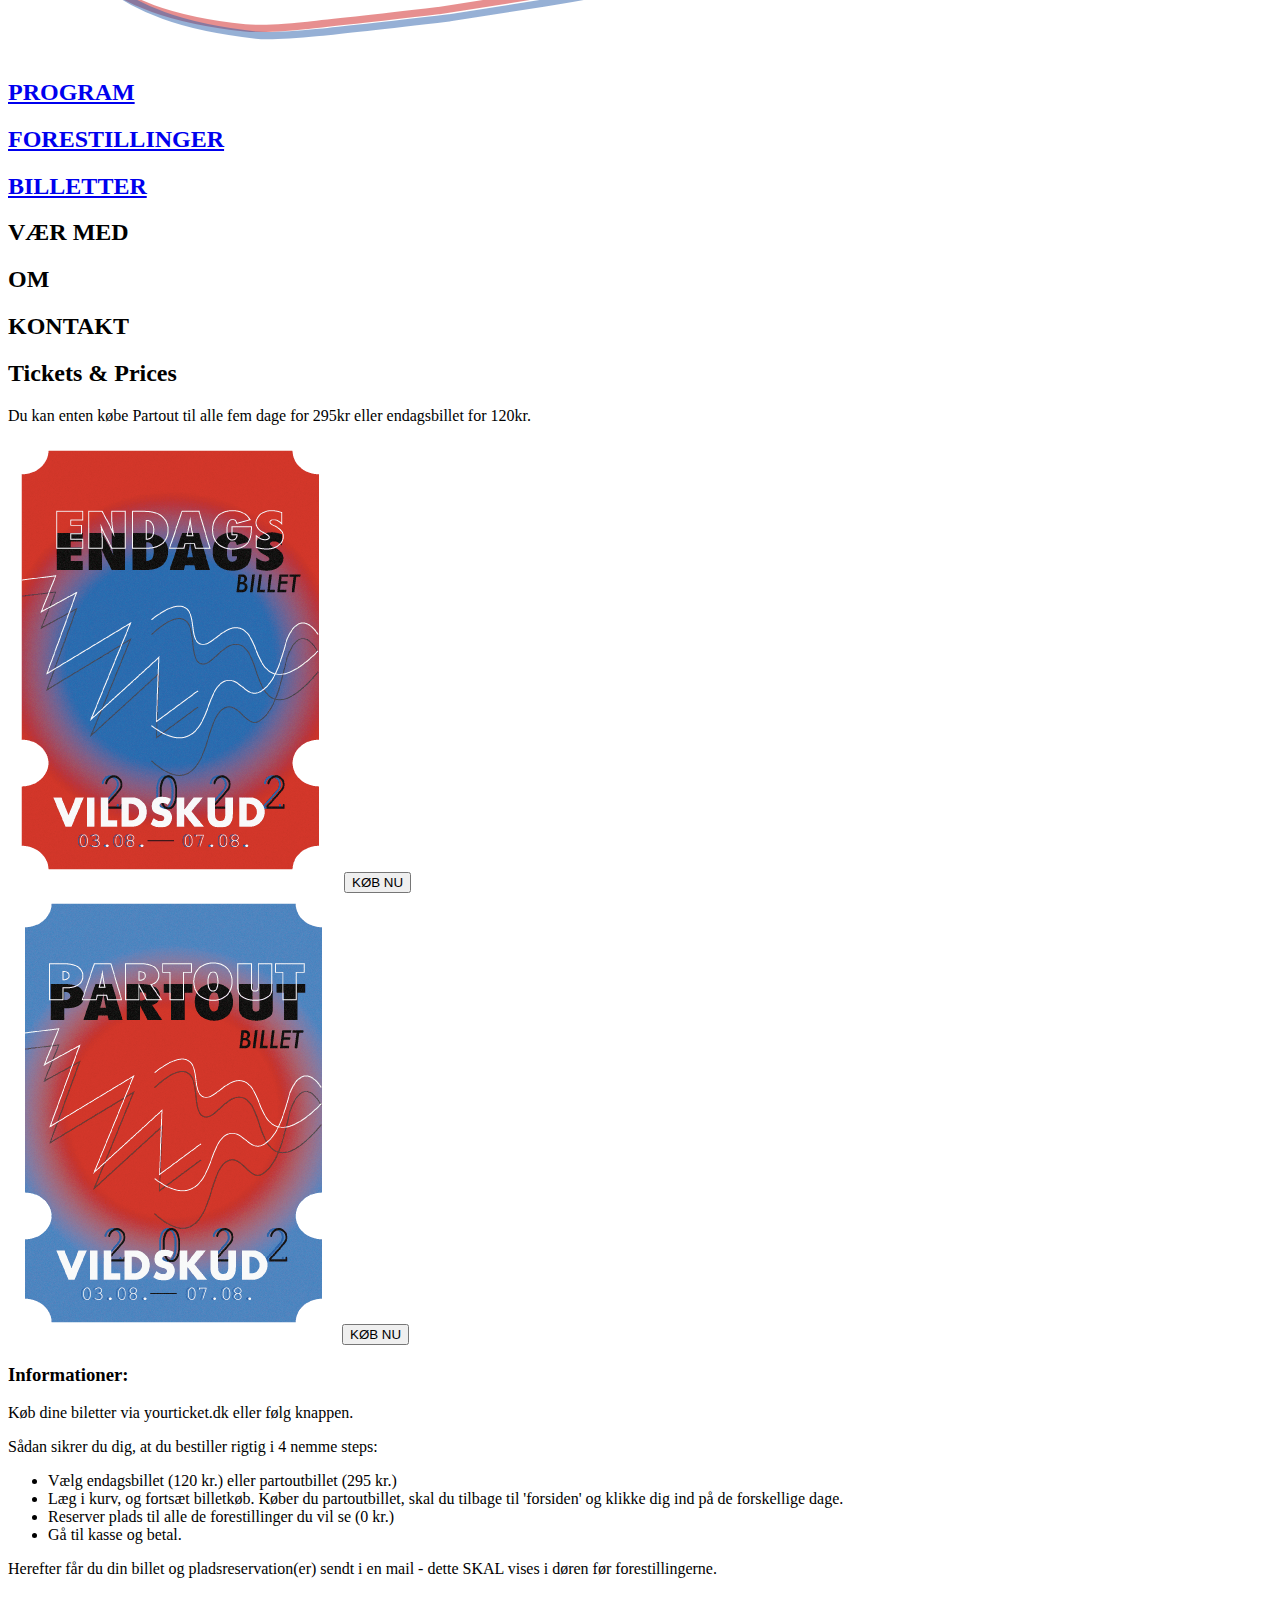
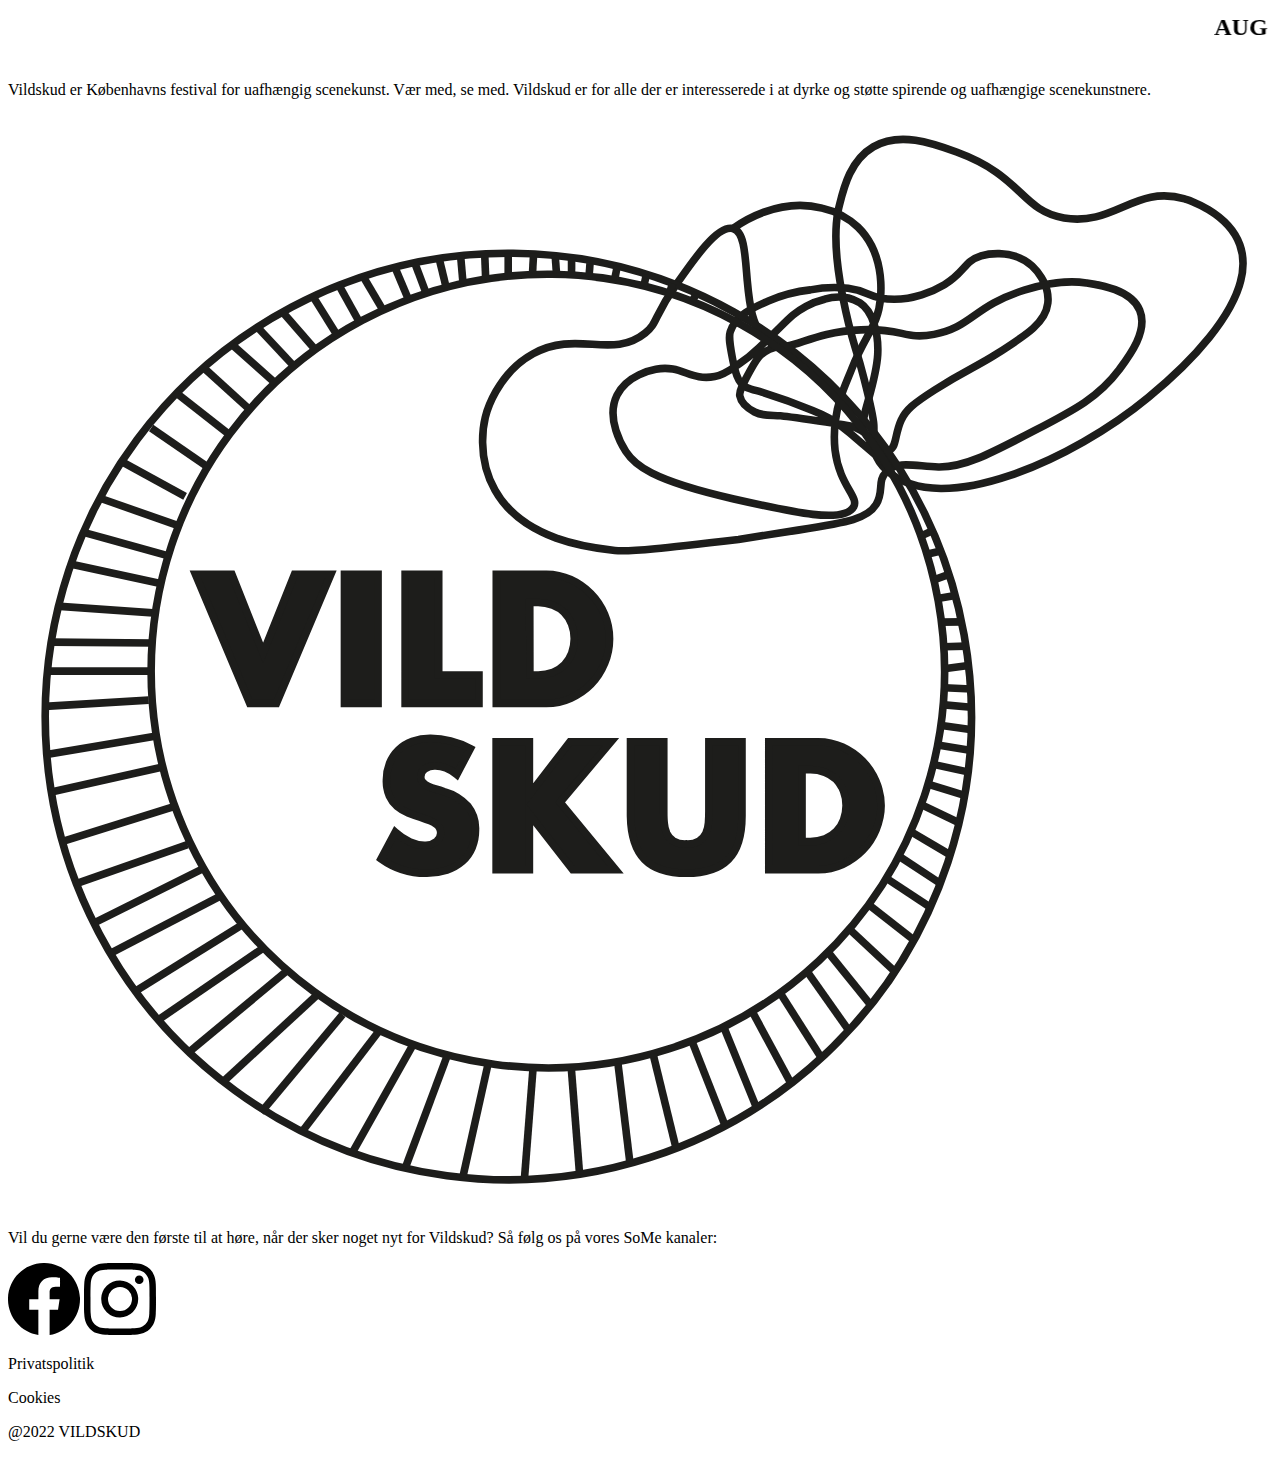
<file: src/tickets.html>
<!DOCTYPE html>
<html lang="en">
  <head>
    <meta charset="UTF-8" />
    <meta http-equiv="X-UA-Compatible" content="IE=edge" />
    <meta name="viewport" content="width=device-width, initial-scale=1.0" />
    <title>Vildskud - Billetter</title>
    <link rel="stylesheet" href="tailwind.css" />
    <link rel="preconnect" href="https://fonts.googleapis.com">
    <link rel="preconnect" href="https://fonts.googleapis.com">
    <link rel="preconnect" href="https://fonts.gstatic.com" crossorigin>
    <link href="https://fonts.googleapis.com/css2?family=Courier+Prime:ital,wght@0,400;0,700;1,400;1,700&family=Open+Sans:ital,wght@0,300;0,400;0,500;0,600;0,700;0,800;1,300;1,400;1,500;1,600;1,700;1,800&display=swap" rel="stylesheet"></head>
  <body>
 
      <header>
     
    <nav id="nav-phone" class="">
        <div id="burgermenu" class=" fixed sticky top-0 z-50 bg-white border-b-2 border-black w-screen h-16 flex flex-row items-center justify-between">
         <div>
            <a href="index.html"> <img src="img/logonav2-14.svg" class="ml-2 h-10 w-auto"></a>         </div>
         <div>
           <img src="img/burger-menu-01.png" id="burgerimg" class="mr-2 h-12 w-auto">
         </div>
       </div>
       <div id="fullscreenmenu" class=" hidden bg-white h-autohah border-b-2 border-black w-screen">
         <div class="h-16 flex flex-row justify-between items-center">
           <div>
            <a href="index.html"> <img src="img/logonav2-14.svg" class="ml-2 h-10 w-auto"></a>           </div>
         <div>
           <img src="img/exitbutton.png" id="exitbutton" class=" mr-2 h-12 w-auto">
         </div></div>
       <div class=" w-screen flex-col flex items-center justify-center">
        <div class="h-14 flex items-center">
            <a href="programme.html"><h2 class="text-3xl font-extrabold font-opensans text-black hover:text-red-pr decoration-red-500 ">PROGRAM</h2></a>
          </div>
          <div class="h-14  flex items-center ">
           <a href="acts.html"> <h2 class="text-3xl font-extrabold font-opensans text-black hover:text-red-pr decoration-red-500">FORESTILLINGER</h2></a>
          </div>
          <div class="h-14  flex items-center ">
           <a href="tickets.html"> <h2 class="text-3xl underline font-extrabold text-black hover:text-red-pr decoration-red-500 ">BILLETTER</h2></a>
          </div>
          <div class="h-14 flex items-center">
            <h2 class="text-3xl font-extrabold text-black hover:text-red-pr decoration-red-500 ">VÆR MED</h2>
          </div>
          <div class="h-14 flex items-center">
            <h2 class="text-3xl font-extrabold text-black hover:text-red-pr decoration-red-500 ">OM</h2>
          </div>
          <div class="h-14 flex items-center">
            <h2 class="text-3xl font-extrabold text-black hover:text-red-pr decoration-red-500 ">KONTAKT</h2>
          </div>
       </div>
       </div>
       </nav>
   
       <nav id="nav-desk" class="fixed z-50 bg-white w-screen h-auto flex flex-row items-center border-b-2 border-black">
         <div class="bg-white ">
            <a href="index.html"> <img src="img/logonav2-14.svg" class="ml-2 h-10 w-auto"></a>         </div>
         <div  class="flex w-full justify-evenly flex-row ">
         <div class="h-14 flex items-center">
          <a href="programme.html"> <h2 class="text-3xl font-bold  text-black font-opensans hover:text-red-pr decoration-red-500 ">PROGRAM</h2></a>
         </div>
         <div class="  flex items-center h-14">
         <a href="acts.html">  <h2 class="text-3xl font-bold text-black font-opensans hover:text-red-pr decoration-red-500 ">FORESTILLINGER</h2></a>
         </div>
         <div class="h-14  flex items-center ">
         <a href="tickets.html"> <h2 class="text-3xl font-bold underline font-opensans text-black hover:text-red-pr decoration-red-500 ">BILLETTER</h2></a> 
         </div>
         <div class="h-14 flex items-center">
           <h2 class="text-3xl font-bold  font-opensans text-black hover:text-red-pr decoration-red-500 ">VÆR MED</h2>
         </div>
         <div class="h-14 flex items-center">
           <h2 class="text-3xl font-bold font-opensans text-black hover:text-red-pr decoration-red-500 ">OM</h2>
         </div>
         <div class="h-14 flex items-center">
           <h2 class="text-3xl font-bold font-opensans text-black hover:text-red-pr decoration-red-500 ">KONTAKT</h2>
         </div>
       </div>
       </nav>
      </header>
 
      <main class="bg-act-9">
          <div class="w-screen flex gap-14 flex-col justify-center items-center h-auto sm:pt-10 lg:pt-24">
              <div class="h-auto lg:w-1/2 sm:w-4/5 flex-col mt-10 gap-4 flex justify-center items-start">
                  <h2 class="text-6xl font-extrabold text-black font-opensans">Tickets & Prices</h2>
                  <p class="w-full text-ml font-courier text-black">Du kan enten købe Partout til alle fem dage for 295kr eller endagsbillet for 120kr.</p>
              </div>
              <div class="flex lg:flex-row sm:flex-col gap-20">
                  <div class="flex flex-col items-center gap-10 justify-center">
                  <img src="img/Ticket_endags.png" class="w-80 h-auto">
                  <button class="h-16 shadow-2xl w-56 hover:bg-white hover:text-red-pr hover:border-2 hover:border-red-pr bg-red-pr rounded-xl  font-opensans text-white text-2xl flex items-center justify-center">KØB NU
                   </button>
                </div>
                <div class="flex flex-col items-center gap-10 justify-center">
                    <img src="img/Ticket_partout.png" class="w-80 h-auto">
                    <button class="h-16 shadow-2xl w-56 hover:bg-white hover:text-red-pr hover:border-2 hover:border-red-pr bg-red-pr rounded-xl  font-opensans text-white text-2xl flex items-center justify-center">KØB NU
                     </button>
                  </div>
              </div>
              <div class=" mb-20 lg:w-1/2 sm:w-4/5 flex flex-col">
                  <h3 class="font-opensans font-bold text-3xl text-black mb-4">Informationer:</h3>
                  <p class="font-opensans text-sm mb-4">Køb dine biletter via <span class="underline">yourticket.dk</span> eller følg knappen.</p>
                  <p class="font-opensans font-bold mb-2 text-sm">Sådan sikrer du dig, at du bestiller rigtig i 4 nemme steps:</p>
                <ul class="list-decimal">
                    <li class="font-courier text-sm">Vælg endagsbillet (120 kr.) eller partoutbillet (295 kr.)</li>
                    <li class="font-courier text-sm">Læg i kurv, og fortsæt billetkøb. Køber du partoutbillet, skal du tilbage til 'forsiden' og klikke dig ind på de forskellige dage.</li>
                    <li class="font-courier text-sm">Reserver plads til alle de forestillinger du vil se (0 kr.)</li>
                    <li class="font-courier text-sm">Gå til kasse og betal.</li>
                </ul>
                <p class="font-opensans mt-4 font-bold text-sm">Herefter får du din billet og pladsreservation(er) sendt i en mail 
- dette SKAL vises i døren før forestillingerne.</p>
              </div>
          </div>
          <div>
            <marquee class="loop border-t-2 bg-white h-16 w-screen  border-b-2 border-black flex items-center">
              <h2 class="text-black text-5xl font-opensans font-extrabold">AUG 02 - AUG 06 <span class="text-red-pr">·</span> <span class="text-blue-sc">TEATER - KULTUR</span> <span class="text-red-pr">·</span> AUG 02 - AUG 06 <span class="text-red-pr">·</span> <span class="text-blue-sc">VILDSKUD</span> AUG 02 - AUG 06 <span class="text-red-pr">·</span> <span class="text-blue-sc">TEATER - KULTUR</span> <span class="text-red-pr">·</span> AUG 02 - AUG 06 <span class="text-red-pr">·</span> <span class="text-blue-sc">VILDSKUD</span> AUG 02 - AUG 06 <span class="text-red-pr">·</span> <span class="text-blue-sc">TEATER - KULTUR</span> <span class="text-red-pr">·</span> AUG 02 - AUG 06 <span class="text-red-pr">·</span> <span class="text-blue-sc">VILDSKUD</span> AUG 02 - AUG 06 <span class="text-red-pr">·</span> <span class="text-blue-sc">TEATER - KULTUR</span> <span class="text-red-pr">·</span> AUG 02 - AUG 06 <span class="text-red-pr">·</span> <span class="text-blue-sc">VILDSKUD</span> AUG 02 - AUG 06 <span class="text-red-pr">·</span> <span class="text-blue-sc">TEATER - KULTUR</span> <span class="text-red-pr">·</span> AUG 02 - AUG 06 <span class="text-red-pr">·</span> <span class="text-blue-sc">VILDSKUD</span> AUG 02 - AUG 06 <span class="text-red-pr">·</span> <span class="text-blue-sc">TEATER - KULTUR</span> <span class="text-red-pr">·</span> AUG 02 - AUG 06 <span class="text-red-pr">·</span> <span class="text-blue-sc">VILDSKUD</span></h2>
              
            </marquee>
          </div>
      </main>

      <footer class=" flex bg-act-8 flex  h-auto  border-black flex-col gap-4">
        <div class="flex lg:flex-row sm:flex-col sm:gap-10 items-center pt-20 pb-10 justify-evenly w-screen">
       <div class=" ">
           <div class="sm:w-72 lg:w-96"><p class=" text-sm text-black font-opensans font-medium">Vildskud er Københavns festival for uafhængig scenekunst. Vær med, se med. Vildskud er for alle der er interesserede i at dyrke og støtte spirende og uafhængige scenekunstnere.</p></div>
       </div>
       <div>
           <img src="img/logo.svg" class="h-auto w-full">
       </div>
      
    <div class="flex flex-col items-center gap-8">
        <div class="sm:w-72 lg:w-96"><p class=" text-sm text-black font-opensans font-medium">Vil du gerne være den første til at høre, når der sker noget nyt for Vildskud? Så følg os på vores SoMe kanaler:</p></div>
        <svg xmlns="http://www.w3.org/2000/svg" width="72" height="72" fill="black" class="bi bi-facebook" viewBox="0 0 16 16">
      <path d="M16 8.049c0-4.446-3.582-8.05-8-8.05C3.58 0-.002 3.603-.002 8.05c0 4.017 2.926 7.347 6.75 7.951v-5.625h-2.03V8.05H6.75V6.275c0-2.017 1.195-3.131 3.022-3.131.876 0 1.791.157 1.791.157v1.98h-1.009c-.993 0-1.303.621-1.303 1.258v1.51h2.218l-.354 2.326H9.25V16c3.824-.604 6.75-3.934 6.75-7.951z"/>
    </svg>
    <svg xmlns="http://www.w3.org/2000/svg" width="72" height="72" fill="black" class="bi bi-instagram" viewBox="0 0 16 16">
      <path d="M8 0C5.829 0 5.556.01 4.703.048 3.85.088 3.269.222 2.76.42a3.917 3.917 0 0 0-1.417.923A3.927 3.927 0 0 0 .42 2.76C.222 3.268.087 3.85.048 4.7.01 5.555 0 5.827 0 8.001c0 2.172.01 2.444.048 3.297.04.852.174 1.433.372 1.942.205.526.478.972.923 1.417.444.445.89.719 1.416.923.51.198 1.09.333 1.942.372C5.555 15.99 5.827 16 8 16s2.444-.01 3.298-.048c.851-.04 1.434-.174 1.943-.372a3.916 3.916 0 0 0 1.416-.923c.445-.445.718-.891.923-1.417.197-.509.332-1.09.372-1.942C15.99 10.445 16 10.173 16 8s-.01-2.445-.048-3.299c-.04-.851-.175-1.433-.372-1.941a3.926 3.926 0 0 0-.923-1.417A3.911 3.911 0 0 0 13.24.42c-.51-.198-1.092-.333-1.943-.372C10.443.01 10.172 0 7.998 0h.003zm-.717 1.442h.718c2.136 0 2.389.007 3.232.046.78.035 1.204.166 1.486.275.373.145.64.319.92.599.28.28.453.546.598.92.11.281.24.705.275 1.485.039.843.047 1.096.047 3.231s-.008 2.389-.047 3.232c-.035.78-.166 1.203-.275 1.485a2.47 2.47 0 0 1-.599.919c-.28.28-.546.453-.92.598-.28.11-.704.24-1.485.276-.843.038-1.096.047-3.232.047s-2.39-.009-3.233-.047c-.78-.036-1.203-.166-1.485-.276a2.478 2.478 0 0 1-.92-.598 2.48 2.48 0 0 1-.6-.92c-.109-.281-.24-.705-.275-1.485-.038-.843-.046-1.096-.046-3.233 0-2.136.008-2.388.046-3.231.036-.78.166-1.204.276-1.486.145-.373.319-.64.599-.92.28-.28.546-.453.92-.598.282-.11.705-.24 1.485-.276.738-.034 1.024-.044 2.515-.045v.002zm4.988 1.328a.96.96 0 1 0 0 1.92.96.96 0 0 0 0-1.92zm-4.27 1.122a4.109 4.109 0 1 0 0 8.217 4.109 4.109 0 0 0 0-8.217zm0 1.441a2.667 2.667 0 1 1 0 5.334 2.667 2.667 0 0 1 0-5.334z"/>
    </svg>
    </div>
    </div>
    <div class="flex flex-row items-center gap-2 pl-2">
        <p class="text-xs text-black font-opensans underline">Privatspolitik</p>
        <p class="text-xs text-black font-opensans underline">Cookies</p>
        <p class="text-lg text-black font-opensans ">@2022 VILDSKUD</p>
    </div>
    </footer>
  
    </body>
    <script type="module" src="index.js"></script>
    </body>
    </html>
</file>
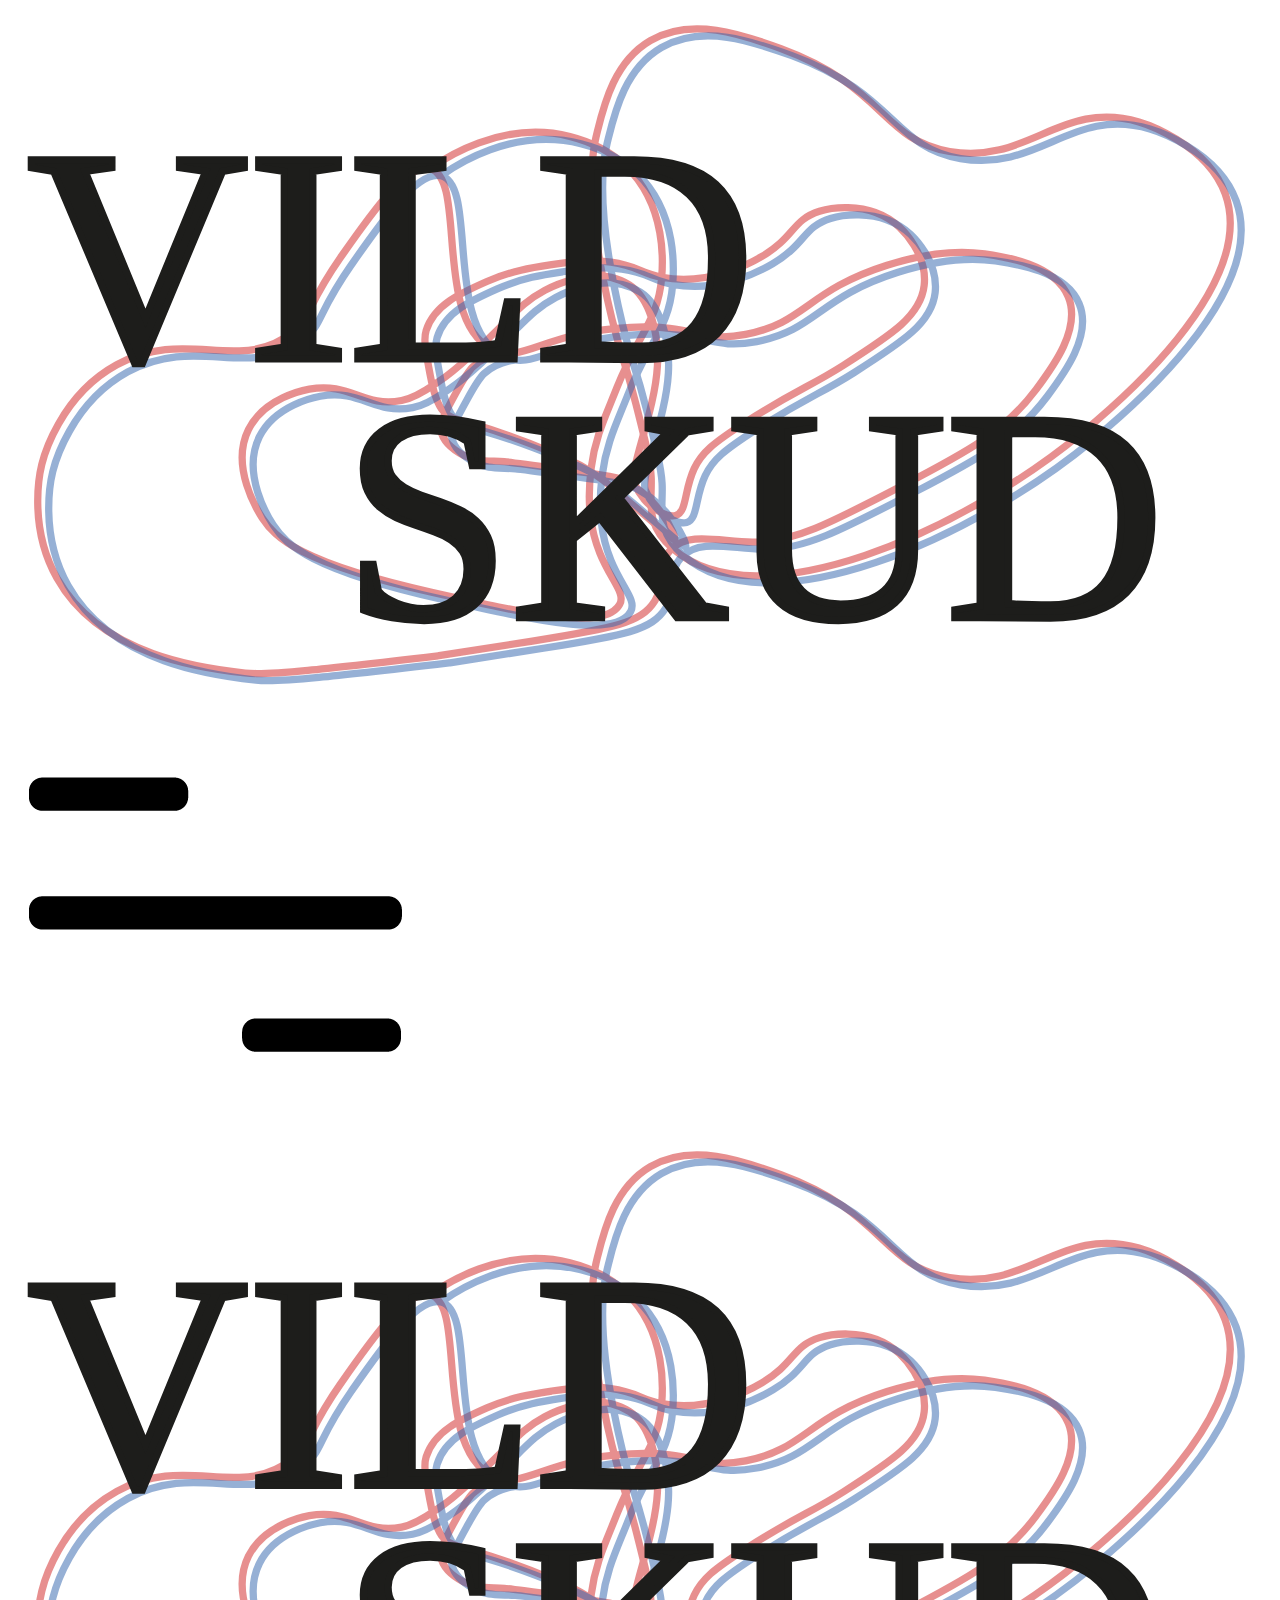
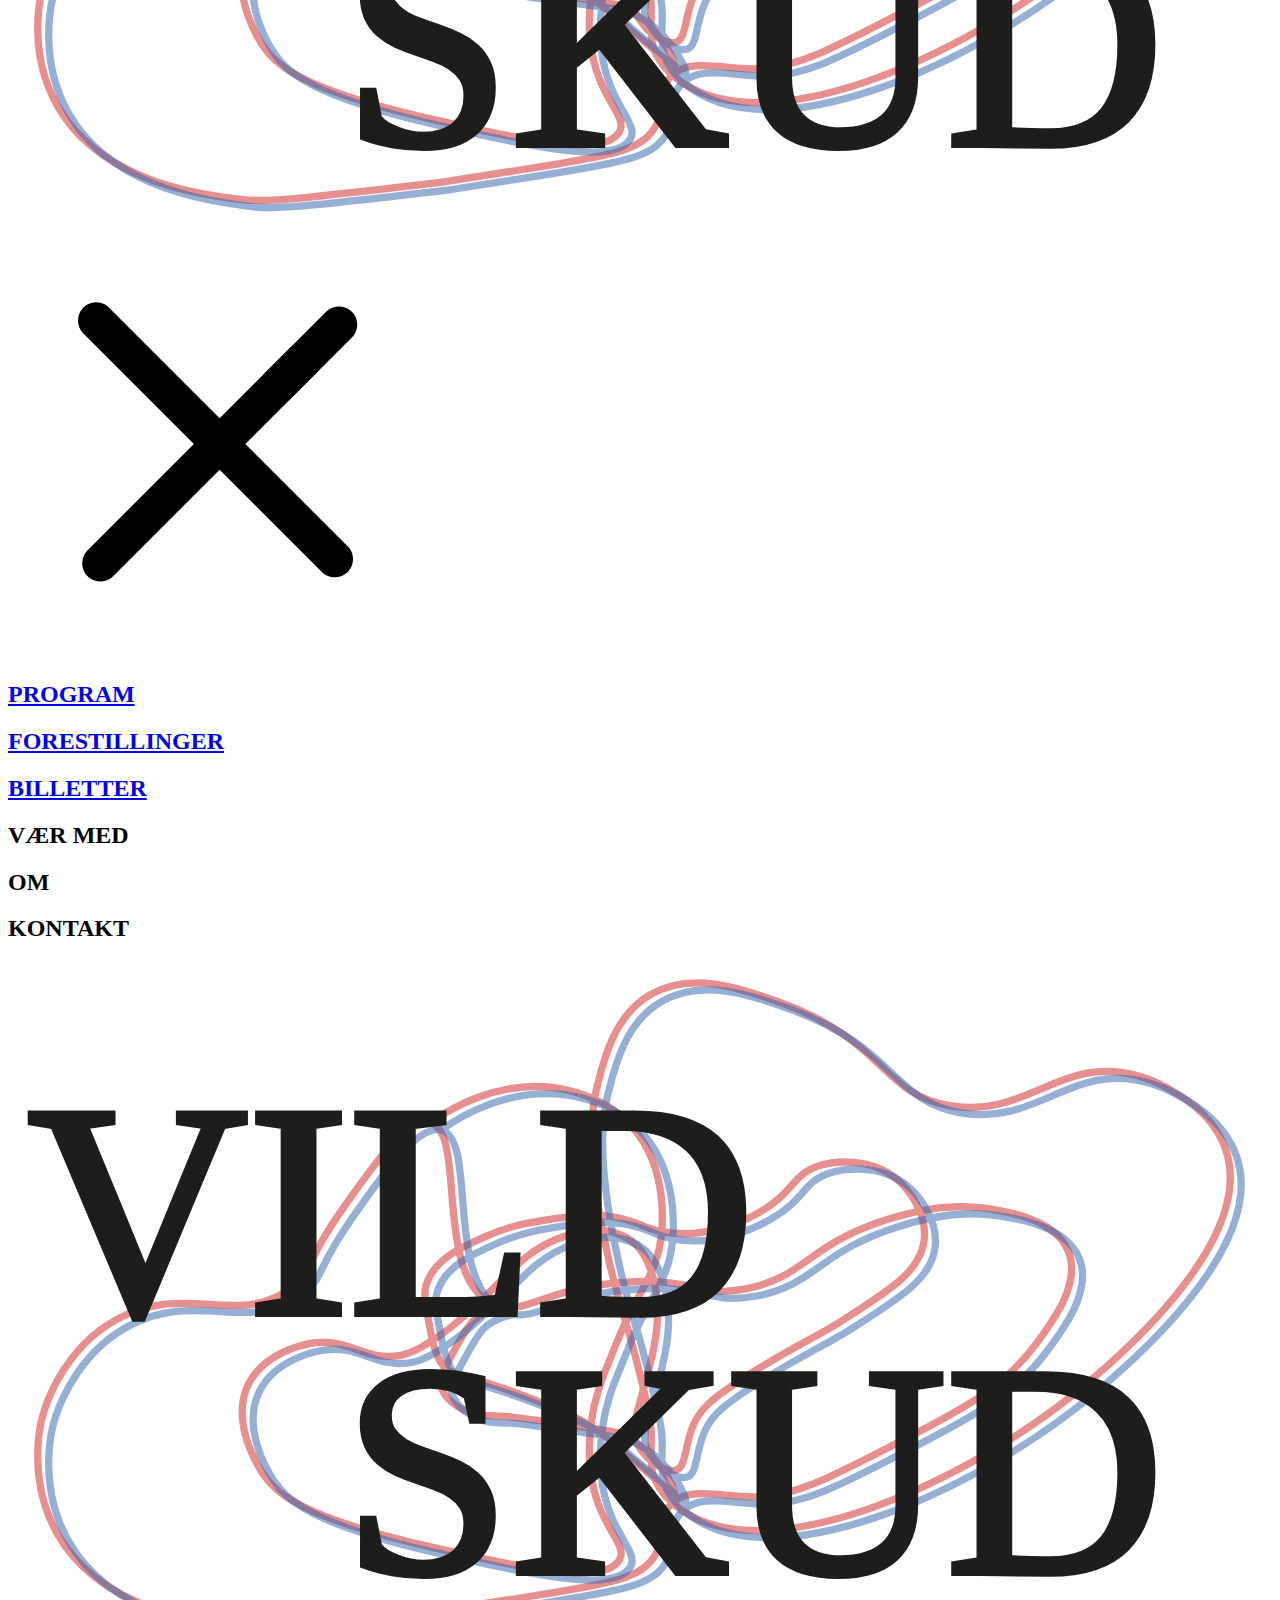
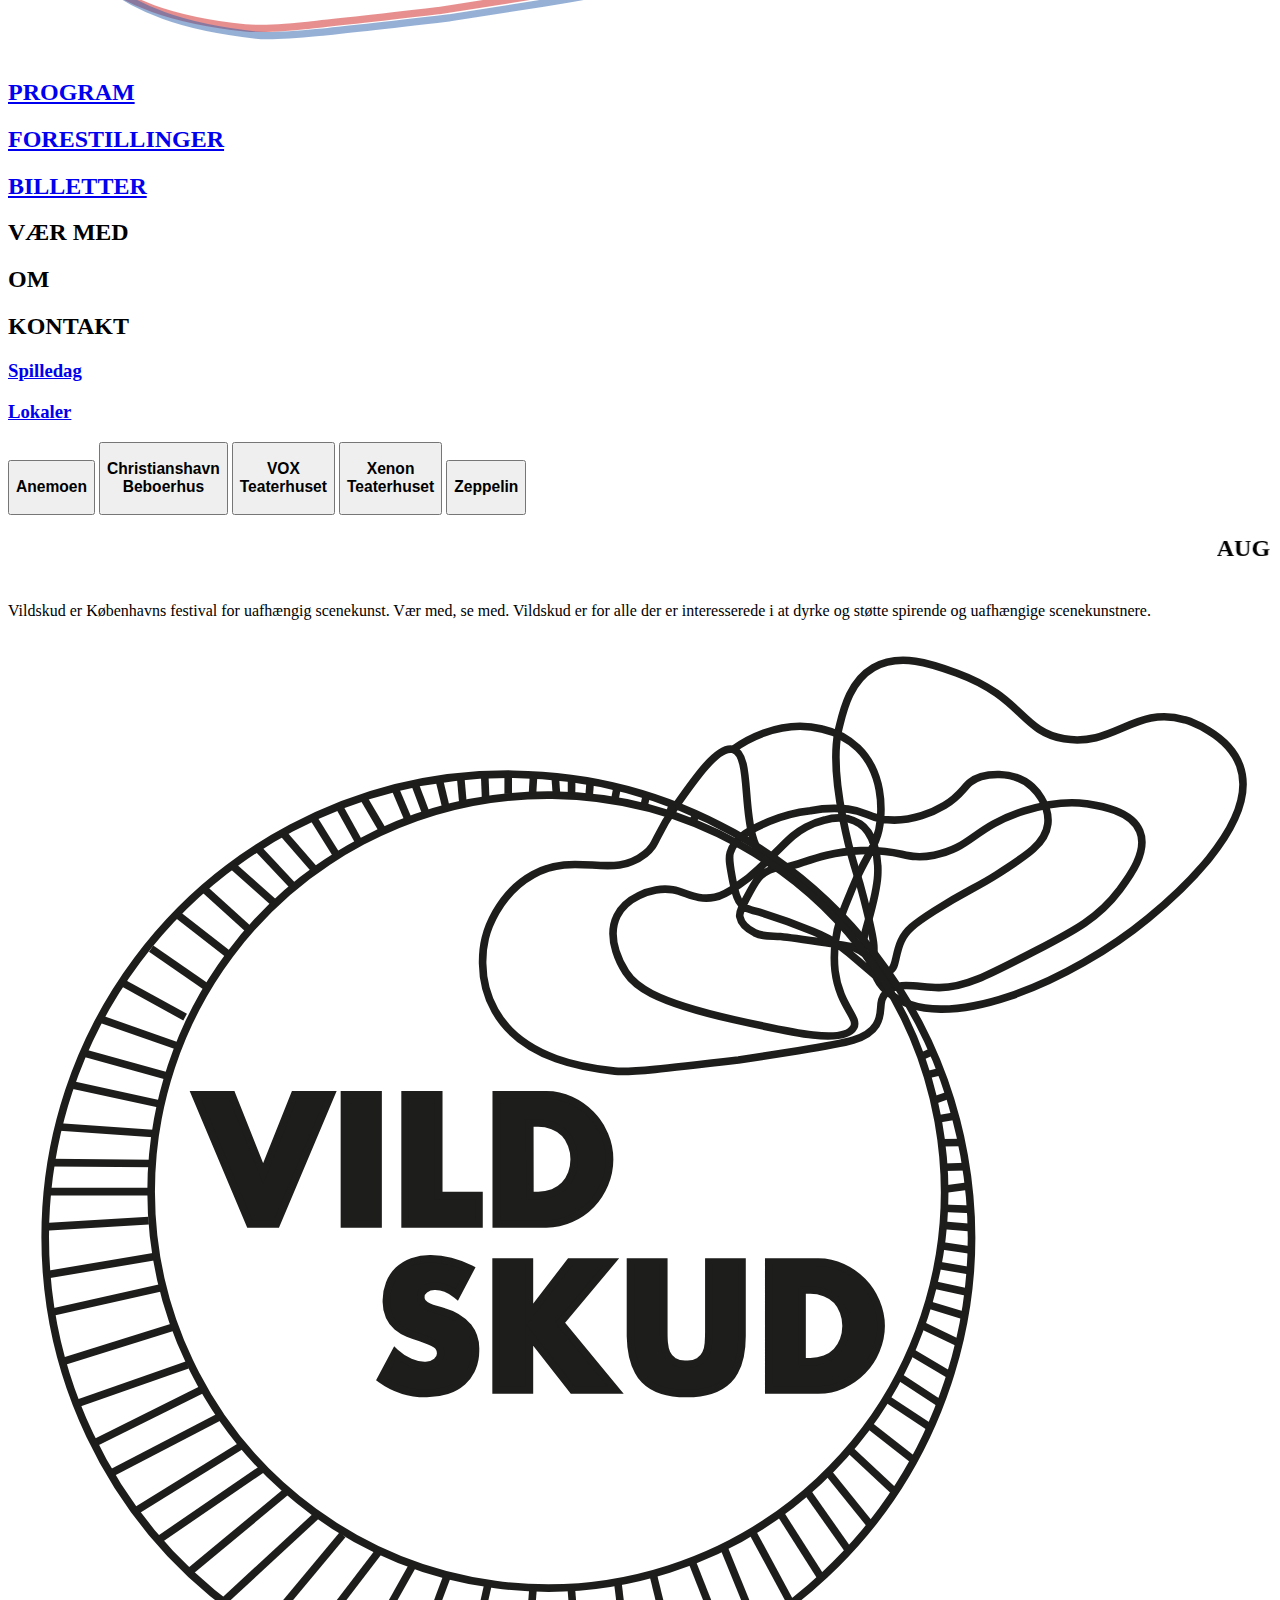
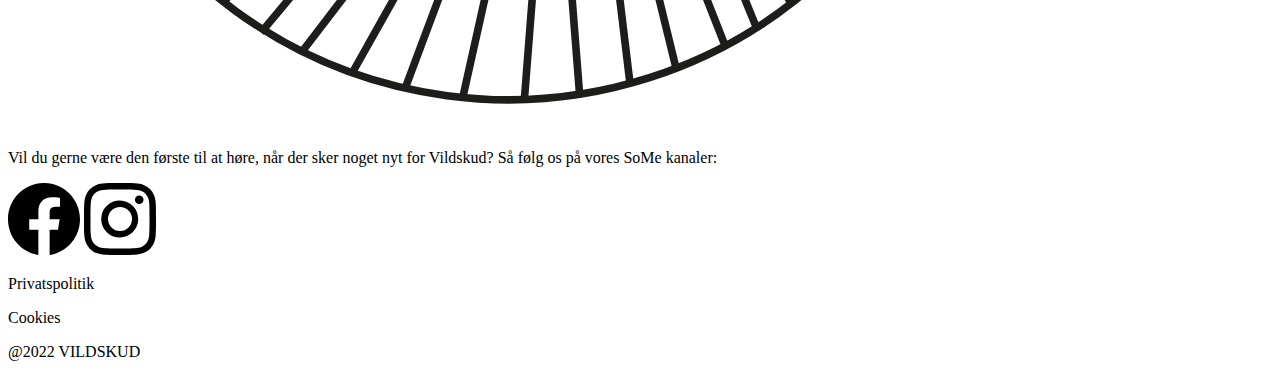
<file: src/venues.html>
<!DOCTYPE html>
<html lang="en">
  <head>
    <meta charset="UTF-8" />
    <meta http-equiv="X-UA-Compatible" content="IE=edge" />
    <meta name="viewport" content="width=device-width, initial-scale=1.0" />
    <title>Vildskud - Forestillinger</title>
    <link rel="stylesheet" href="tailwind.css" />
    <link rel="preconnect" href="https://fonts.googleapis.com">
    <link rel="preconnect" href="https://fonts.googleapis.com">
    <link rel="preconnect" href="https://fonts.gstatic.com" crossorigin>
    <link href="https://fonts.googleapis.com/css2?family=Courier+Prime:ital,wght@0,400;0,700;1,400;1,700&family=Open+Sans:ital,wght@0,300;0,400;0,500;0,600;0,700;0,800;1,300;1,400;1,500;1,600;1,700;1,800&display=swap" rel="stylesheet">
    <script src="mixitup.min.js" defer ></script>
  </head>
  
    <body>
    

    <header>
     
      <nav id="nav-phone" class="">
          <div id="burgermenu" class=" fixed z-50 bg-white border-b-2 border-black w-screen h-16 flex flex-row items-center justify-between">
           <div>
            <a href="index.html"> <img src="img/logonav2-14.svg" class="ml-2 h-10 w-auto"></a>           </div>
           <div>
             <img src="img/burger-menu-01.png" id="burgerimg" class="mr-2 h-12 w-auto">
           </div>
         </div>
         <div id="fullscreenmenu" class=" hidden bg-white h-autohah border-b-2 border-black w-screen">
           <div class="h-16 flex flex-row justify-between items-center">
             <div>
              <a href="index.html"> <img src="img/logonav2-14.svg" class="ml-2 h-10 w-auto"></a>             </div>
           <div>
             <img src="img/exitbutton.png" id="exitbutton" class=" mr-2 h-12 w-auto">
           </div></div>
         <div class=" w-screen flex-col flex items-center justify-center">
          <div class="h-14 flex items-center">
            <a href="programme.html"><h2 class="text-3xl underline font-extrabold font-opensans text-black hover:text-red-pr decoration-red-500 ">PROGRAM</h2></a>
          </div>
          <div class="h-14  flex items-center ">
           <a href="acts.html"> <h2 class="text-3xl font-extrabold font-opensans text-black hover:text-red-pr decoration-red-500">FORESTILLINGER</h2></a>
          </div>
          <div class="h-14  flex items-center ">
           <a href="tickets.html"> <h2 class="text-3xl font-extrabold text-black hover:text-red-pr decoration-red-500 ">BILLETTER</h2></a>
          </div>
          <div class="h-14 flex items-center">
            <h2 class="text-3xl font-extrabold text-black hover:text-red-pr decoration-red-500 ">VÆR MED</h2>
          </div>
          <div class="h-14 flex items-center">
            <h2 class="text-3xl font-extrabold text-black hover:text-red-pr decoration-red-500 ">OM</h2>
          </div>
          <div class="h-14 flex items-center">
            <h2 class="text-3xl font-extrabold text-black hover:text-red-pr decoration-red-500 ">KONTAKT</h2>
          </div>
         </div>
         </div>
         </nav>
     
         <nav id="nav-desk" class="fixed z-50 bg-white w-screen h-auto flex flex-row items-center border-b-2 border-black">
           <div class="bg-white ">
            <a href="index.html"> <img src="img/logonav2-14.svg" class="ml-2 h-10 w-auto"></a>           </div>
           <div  class="flex w-full justify-evenly flex-row ">
           <div class="h-14 flex items-center">
            <a href="programme.html"> <h2 class="text-3xl font-bold underline text-black font-opensans hover:text-red-pr decoration-red-500 ">PROGRAM</h2></a>
           </div>
           <div class="  flex items-center h-14">
           <a href="acts.html">  <h2 class="text-3xl font-bold text-black font-opensans hover:text-red-pr decoration-red-500 ">FORESTILLINGER</h2></a>
           </div>
           <div class="h-14  flex items-center ">
           <a href="tickets.html"> <h2 class="text-3xl font-bold  font-opensans text-black hover:text-red-pr decoration-red-500 ">BILLETTER</h2></a> 
           </div>
           <div class="h-14 flex items-center">
             <h2 class="text-3xl font-bold  font-opensans text-black hover:text-red-pr decoration-red-500 ">VÆR MED</h2>
           </div>
           <div class="h-14 flex items-center">
             <h2 class="text-3xl font-bold font-opensans text-black hover:text-red-pr decoration-red-500 ">OM</h2>
           </div>
           <div class="h-14 flex items-center">
             <h2 class="text-3xl font-bold font-opensans text-black hover:text-red-pr decoration-red-500 ">KONTAKT</h2>
           </div>
         </div>
         </nav>
        </header>
    <main class="sm:pt-14 mixitupelementscontainer lg:pt-14">
      <div>
        <div class="sm:h-56 lg:h-72  w-screen bg-act-9   flex lg:flex-row sm:flex-col items-center justify-evenly ">
     
          <a href="programme.html"  class="lg:h-full sm:h-1/2 sm:w-screen lg:w-1/2 sm:border-r-0 sm:border-b-2 lg:border-b-0 lg:border-r-2 border-black  flex items-center justify-center" >   <h3 class="text-6xl text-black hover:text-red-pr  sm:text-5xl lg:text-6xl font-extrabold font-opensans ">Spilledag</h3></a>
         <a href="venues.html" class="flex items-center lg:h-full sm:h-1/2  justify-center w-1/2 "> <h3 class="sm:text-5xl lg:text-6xl text-red-pr  font-extrabold font-opensans ">Lokaler</h3></a>
     </div>
      <div class="w-full  h-auto flex sm:flex-col lg:flex-row items-center justify-evenly ">
        <form class="w-full  h-auto flex sm:flex-col lg:flex-row items-center justify-evenly "> 
          <button  type="button" data-filter=".ane"  class="sm:w-full lg:w-1/5  sm:h-14 lg:h-16 text-black focus:text-white flex sm:justify-center lg:items-start sm:items-center lg:justify-between border-t-2 border-b-2 focus:bg-red-pr border-black border-r-0 hover:bg-red-pr hover:bg-opacity-40">
           <h3 class=" font-extrabold sm:text-ml lg:text-xl sm:ml-1 lg:ml-2">Anemoen</h3>
         </button>
         <button  type="button" data-filter=".chr"   class="sm:w-full lg:w-1/5 sm:h-14 lg:h-16  text-black focus:text-white flex sm:justify-center lg:items-start sm:items-center  lg:justify-between lg:border-2 sm:border-0  focus:bg-red-pr  border-black lg:border-r-0 hover:bg-red-pr hover:bg-opacity-40">
           <h3 class=" font-extrabold sm:text-ml sm:text-center lg:text-left lg:text-xl sm:ml-1 lg:ml-2">Christianshavn<br>Beboerhus</h3>
         </button>
         <button  type="button" data-filter=".vox"   class="sm:w-full lg:w-1/5 sm:h-14 lg:h-16  text-black focus:text-white flex sm:justify-center lg:items-start sm:items-center  lg:justify-between sm:border-0 sm:border-t-2 lg:border-2 focus:bg-red-pr  border-black lg:border-r-0 hover:bg-red-pr hover:bg-opacity-40">
           <h3 class=" font-extrabold sm:text-ml lg:text-xl sm:text-center lg:text-left  sm:ml-1 lg:ml-2">VOX<br>Teaterhuset</h3>
         </button>
         <button  type="button" data-filter=".xen"   class="sm:w-full lg:w-1/5  sm:h-14 lg:h-16  flex text-black focus:text-white sm:justify-center lg:items-start sm:items-center  lg:justify-between focus:bg-red-pr hover:bg-red-pr hover:bg-opacity-40 border-2 border-black border-r-0">
           <h3 class=" font-extrabold sm:text-ml lg:text-xl sm:text-center lg:text-left  sm:ml-1 lg:ml-2">Xenon<br>Teaterhuset</h3>
         </button>
         <button   type="button" data-filter=".zep"   class="sm:w-full lg:w-1/5 sm:h-14 lg:h-16  flex text-black focus:text-white sm:justify-center lg:items-start sm:items-center  lg:justify-between focus:bg-red-pr sm:border-0 lg:border-2 border-black sm:border-b-2 lg:border-r-0 hover:bg-red-pr hover:bg-opacity-40">
           <h3 class=" font-extrabold sm:text-ml lg:text-xl sm:ml-1 lg:ml-2">Zeppelin</h3>
         </button></form> 
      </div>
    </div>

    <div class="mix vox">
      <div class="border-black h-auto   w-screen flex flex-row">
        <div class=" w-72 h-96 flex justify-between flex-col ">
          <div class="ml-2 mt-4">
            <p class="text-black lg:text-5xl sm:text-2xl font-courier font-medium">10.00</p>
            <p class="text-gray-400 lg:text-ml sm:text-sm font-courier font-medium">1h 30min</p>

          </div>
          <div class="ml-2 mb-4">
            <p class="ml-2 text-gray-400 lg:text-ml sm:text-sm font-courier font-medium">VOX<br>Teaterhuset</p>
            <p class="ml-2 text-gray-600 mt-1 text-sm font-courier underline font-medium">Se på kort</p>


          </div>
        </div>
        <div class=" w-1/4 sm:hidden lg:flex h-96 bg-act-2 bg-cover  border-r-2 border-l-2 border-black"></div>

        <div class="lg:w-3/5 sm:w-full h-96  flex flex-col evenly">
          <div class="h-3/4">
            <h3 class="font-courier lg:text-5xl sm:text-2xl w-3/4 mt-4 ml-4 font-medium">Et surt opstød</h3>
            <p class="font-courier w-3/4 lg:text-sm sm:text-xs mt-2 ml-4 text-gray-600">ET SURT OPSTØD er et two-woman show, i et hotdogfarvet univers. Her har det godt gammeldags trælse fået lov til at stå og simre ved lav varm i mange timer, som var det kødboller i IKEAs cafeteria. De smækkes på en tallerken og serveres så med en garnish af syltede agurker og selvironi. </p>
          </div>
          <div class=" h-1/4 flex items-end pb-4 justify-end">
            <a href="act1.html"> <button class="lg:h-12 sm:h-8 mr-4 shadow-2xl lg:w-44 sm:w-32 hover:bg-red-pr hover:text-white hover:border-2 hover:border-red-pr bg-white border-2 border-red-pr rounded-xl  font-opensans text-red-pr sm:text-xl sm:text-lg flex items-center shadow-2xl justify-center">LÆS MER
             </button></a>
            <a href="tickets.html"> <button class="lg:h-12 sm:h-8 mr-4 shadow-2xl lg:w-44 sm:w-32 hover:bg-white hover:text-red-pr hover:border-2 hover:border-red-pr bg-red-pr rounded-xl  font-opensans text-white sm:text-xl sm:text-lg flex items-center shadow-2xl justify-center">BILLETTER
             </button></a>
           </div>

    
        </div>
      </div>
      <div class="w-screen border-b-2 border-black"></div>
    </div>
    <div class="mix xen">
      <div class="border-black h-auto   w-screen flex flex-row">
        <div class=" w-72 h-96 flex justify-between flex-col ">
          <div class="ml-2 mt-4">
            <p class="text-black lg:text-5xl sm:text-2xl font-courier font-medium">13.00</p>
            <p class="text-gray-400 lg:text-ml sm:text-sm font-courier font-medium">45min</p>

          </div>
          <div class="ml-2 mb-4">
            <p class="ml-2 text-gray-400 lg:text-ml sm:text-sm font-courier font-medium">Xenon<br>Teaterhuset</p>
            <p class="ml-2 text-gray-600 mt-1 text-sm font-courier underline font-medium">Se på kort</p>


          </div>
        </div>
        <div class=" w-1/4 sm:hidden lg:flex h-96 bg-act-1 bg-cover bg-center  border-r-2 border-l-2 border-black"></div>

        <div class="lg:w-3/5 sm:w-full h-96  flex flex-col evenly">
          <div class="h-3/4">
            <h3 class="font-courier lg:text-5xl sm:text-2xl w-3/4 mt-4 ml-4 font-medium">WISH</h3>
            <p class="font-courier w-3/4 lg:text-sm sm:text-xs mt-2 ml-4 text-gray-600">Skihytten er booket og bilen er tanket med tårnhøje forventninger. ”Av, du rammer mig med din skistav”. Man kalder dem veninder, men det har aldrig klædt nogen med skibriller. I forestillingen, WISH, rejser taberen sig efter faldet… børster sneen af sig…. for at blive kørt over af en pistemaskine… igen. Det lykkelige liv smelter, mens vi danser – oppe hvor solen aldrig skinner. </p>
          </div>
          <div class=" h-1/4 flex items-end pb-4 justify-end">
            <a href="act1.html"> <button class="lg:h-12 sm:h-8 mr-4 shadow-2xl lg:w-44 sm:w-32 hover:bg-red-pr hover:text-white hover:border-2 hover:border-red-pr bg-white border-2 border-red-pr rounded-xl  font-opensans text-red-pr sm:text-xl sm:text-lg flex items-center shadow-2xl justify-center">LÆS MER
             </button></a>
            <a href="tickets.html"> <button class="lg:h-12 sm:h-8 mr-4 shadow-2xl lg:w-44 sm:w-32 hover:bg-white hover:text-red-pr hover:border-2 hover:border-red-pr bg-red-pr rounded-xl  font-opensans text-white sm:text-xl sm:text-lg flex items-center shadow-2xl justify-center">BILLETTER
             </button></a>
           </div>

    
        </div>
      </div>
      <div class="w-screen border-b-2 border-black"></div>
    </div>
    <div class="mix zep">
      <div class="border-black h-auto   w-screen flex flex-row">
        <div class=" w-72 h-96 flex justify-between flex-col ">
          <div class="ml-2 mt-4">
            <p class="text-black lg:text-5xl sm:text-2xl font-courier font-medium">14.00</p>
            <p class="text-gray-400 lg:text-ml sm:text-sm font-courier font-medium">1h 05min</p>

          </div>
          <div class="ml-2 mb-4">
            <p class="ml-2 text-gray-400 lg:text-ml sm:text-sm font-courier font-medium">Zeppelin</p>
            <p class="ml-2 text-gray-600 mt-1 text-sm font-courier underline font-medium">Se på kort</p>


          </div>
        </div>
        <div class=" w-1/4 sm:hidden lg:flex h-96 bg-act-5 bg-cover bg-center  border-r-2 border-l-2 border-black"></div>

        <div class="lg:w-3/5 sm:w-full h-96  flex flex-col evenly">
          <div class="h-3/4">
            <h3 class="font-courier lg:text-5xl sm:text-2xl w-3/4 mt-4 ml-4 font-medium">MASKERET</h3>
            <p class="font-courier w-3/4 lg:text-sm sm:text-xs mt-2 ml-4 text-gray-600">What drives us to cover up our authentic self and why? In our universe, we allow ourselves to express our vulnerabilities. Through a physical and musical journey, the audience will experience the many layers of the mask affecting our everyday lives; gender, movement, social interaction, voice and words. Three individuals depict a journey of self-realisation through social roles, the care and destruction of power dynamics, and the confrontation of what it means to be authentically raw.</p>
          </div>
          <div class=" h-1/4 flex items-end pb-4 justify-end">
            <a href="act1.html"> <button class="lg:h-12 sm:h-8 mr-4 shadow-2xl lg:w-44 sm:w-32 hover:bg-red-pr hover:text-white hover:border-2 hover:border-red-pr bg-white border-2 border-red-pr rounded-xl  font-opensans text-red-pr sm:text-xl sm:text-lg flex items-center shadow-2xl justify-center">LÆS MER
             </button></a>
            <a href="tickets.html"> <button class="lg:h-12 sm:h-8 mr-4 shadow-2xl lg:w-44 sm:w-32 hover:bg-white hover:text-red-pr hover:border-2 hover:border-red-pr bg-red-pr rounded-xl  font-opensans text-white sm:text-xl sm:text-lg flex items-center shadow-2xl justify-center">BILLETTER
             </button></a>
           </div>

    
        </div>
      </div>
      <div class="w-screen border-b-2 border-black"></div>
    </div>
    <div class="mix vox">
      <div class="border-black h-auto   w-screen flex flex-row">
        <div class=" w-72 h-96 flex justify-between flex-col ">
          <div class="ml-2 mt-4">
            <p class="text-black lg:text-5xl sm:text-2xl font-courier font-medium">15.30</p>
            <p class="text-gray-400 lg:text-ml sm:text-sm font-courier font-medium">50min</p>

          </div>
          <div class="ml-2 mb-4">
            <p class="ml-2 text-gray-400 lg:text-ml sm:text-sm font-courier font-medium">VOX<br>Teaterhuset</p>
            <p class="ml-2 text-gray-600 mt-1 text-sm font-courier underline font-medium">Se på kort</p>


          </div>
        </div>
        <div class=" w-1/4 sm:hidden lg:flex h-96 bg-act-6 bg-cover bg-center  border-r-2 border-l-2 border-black"></div>

        <div class="lg:w-3/5 sm:w-full h-96  flex flex-col evenly">
          <div class="h-3/4">
            <h3 class="font-courier lg:text-5xl sm:text-2xl w-3/4 mt-4 ml-4 font-medium">ALT KØRER, IK</h3>
            <p class="font-courier w-3/4 lg:text-sm sm:text-xs mt-2 ml-4 text-gray-600">Ida skal flytte. Flyve fra reden. Men er man nogensinde rigtig klar til det? Er man man klar til at slutte fred med ens fortid, så man endelig kan påbegynde den usikre fremtid? Da Ida pakker sit værelse ned, bliver hun modvilligt tvunget til at indse bagsider af hendes fortid, som hun ellers ihærdigt har fortrængt. Eks-kærester, Eks-crushes, Eks-drømme og Eks-veninder bliver kastet hovedkulds mod hende i et virvar af minder om pinlige hook-ups, grimme barndoms klenodier og hendes egne forræderier. Men med en bamse i hånden klarer Ida den nok… ik? </p>
          </div>
          <div class=" h-1/4 flex items-end pb-4 justify-end">
            <a href="act1.html"> <button class="lg:h-12 sm:h-8 mr-4 shadow-2xl lg:w-44 sm:w-32 hover:bg-red-pr hover:text-white hover:border-2 hover:border-red-pr bg-white border-2 border-red-pr rounded-xl  font-opensans text-red-pr sm:text-xl sm:text-lg flex items-center shadow-2xl justify-center">LÆS MER
             </button></a>
            <a href="tickets.html"> <button class="lg:h-12 sm:h-8 mr-4 shadow-2xl lg:w-44 sm:w-32 hover:bg-white hover:text-red-pr hover:border-2 hover:border-red-pr bg-red-pr rounded-xl  font-opensans text-white sm:text-xl sm:text-lg flex items-center shadow-2xl justify-center">BILLETTER
             </button></a>
           </div>

    
        </div>
      </div>
      <div class="w-screen border-b-2 border-black"></div>
    </div>
    <div class="mix ane">
      <div class="border-black h-auto   w-screen flex flex-row">
        <div class=" w-72 h-96 flex justify-between flex-col ">
          <div class="ml-2 mt-4">
            <p class="text-black lg:text-5xl sm:text-2xl font-courier font-medium">16.00</p>
            <p class="text-gray-400 lg:text-ml sm:text-sm font-courier font-medium">1h 10min</p>

          </div>
          <div class="ml-2 mb-4">
            <p class="ml-2 text-gray-400 lg:text-ml sm:text-sm font-courier font-medium">Anemonen</p>
            <p class="ml-2 text-gray-600 mt-1 text-sm font-courier underline font-medium">Se på kort</p>


          </div>
        </div>
        <div class=" w-1/4 sm:hidden lg:flex h-96 bg-act-3 bg-cover bg-center  border-r-2 border-l-2 border-black"></div>

        <div class="lg:w-3/5 sm:w-full h-96  flex flex-col evenly">
          <div class="h-3/4">
            <h3 class="font-courier lg:text-5xl sm:text-2xl w-3/4 mt-4 ml-4 font-medium">Mona Lisa Natten</h3>
            <p class="font-courier w-3/4 lg:text-sm sm:text-xs mt-2 ml-4 text-gray-600">Kender du de nætter hvor søvnen ikke vil indtræffe? Hvor du vender og drejer dig i lagnerne uden at kunne falde til ro? Du inviteres hermed til at tilbringe en nat sammen med to kvinder der gør. Det er Mona og Lisa. Og de har ingen anelse om, hvad der venter dem. Hvilken slags gæk natten har tænkt sig at drive med dem. </p>
          </div>
          <div class=" h-1/4 flex items-end pb-4 justify-end">
            <a href="act1.html"> <button class="lg:h-12 sm:h-8 mr-4 shadow-2xl lg:w-44 sm:w-32 hover:bg-red-pr hover:text-white hover:border-2 hover:border-red-pr bg-white border-2 border-red-pr rounded-xl font-opensans text-red-pr sm:text-xl sm:text-lg flex items-center shadow-2xl justify-center">LÆS MER
             </button></a>
            <a href="tickets.html"> <button class="lg:h-12 sm:h-8 mr-4 shadow-2xl lg:w-44 sm:w-32 hover:bg-white hover:text-red-pr hover:border-2 hover:border-red-pr bg-red-pr rounded-xl  font-opensans text-white sm:text-xl sm:text-lg flex items-center shadow-2xl justify-center">BILLETTER
             </button></a>
           </div>

    
        </div>
      </div>
      <div class="w-screen border-b-2 border-black"></div>
    </div>
    
  
    <div>
      <marquee class="loop  h-16 w-screen  border-b-2 border-black flex items-center">
        <h2 class="text-black text-5xl font-opensans font-extrabold">AUG 02 - AUG 06 <span class="text-red-pr">·</span> <span class="text-blue-sc">TEATER - KULTUR</span> <span class="text-red-pr">·</span> AUG 02 - AUG 06 <span class="text-red-pr">·</span> <span class="text-blue-sc">VILDSKUD</span> AUG 02 - AUG 06 <span class="text-red-pr">·</span> <span class="text-blue-sc">TEATER - KULTUR</span> <span class="text-red-pr">·</span> AUG 02 - AUG 06 <span class="text-red-pr">·</span> <span class="text-blue-sc">VILDSKUD</span> AUG 02 - AUG 06 <span class="text-red-pr">·</span> <span class="text-blue-sc">TEATER - KULTUR</span> <span class="text-red-pr">·</span> AUG 02 - AUG 06 <span class="text-red-pr">·</span> <span class="text-blue-sc">VILDSKUD</span> AUG 02 - AUG 06 <span class="text-red-pr">·</span> <span class="text-blue-sc">TEATER - KULTUR</span> <span class="text-red-pr">·</span> AUG 02 - AUG 06 <span class="text-red-pr">·</span> <span class="text-blue-sc">VILDSKUD</span> AUG 02 - AUG 06 <span class="text-red-pr">·</span> <span class="text-blue-sc">TEATER - KULTUR</span> <span class="text-red-pr">·</span> AUG 02 - AUG 06 <span class="text-red-pr">·</span> <span class="text-blue-sc">VILDSKUD</span> AUG 02 - AUG 06 <span class="text-red-pr">·</span> <span class="text-blue-sc">TEATER - KULTUR</span> <span class="text-red-pr">·</span> AUG 02 - AUG 06 <span class="text-red-pr">·</span> <span class="text-blue-sc">VILDSKUD</span></h2>
        
      </marquee>
    </div>
  
    </main>
    <footer class=" flex bg-act-8 flex  h-auto  border-black flex-col gap-4">
      <div class="flex lg:flex-row sm:flex-col sm:gap-10 items-center pt-20 pb-10 justify-evenly w-screen">
     <div class=" ">
         <div class="sm:w-72 lg:w-96"><p class=" text-sm text-black font-opensans font-medium">Vildskud er Københavns festival for uafhængig scenekunst. Vær med, se med. Vildskud er for alle der er interesserede i at dyrke og støtte spirende og uafhængige scenekunstnere.</p></div>
     </div>
     <div>
         <img src="img/logo.svg" class="h-auto w-full">
     </div>
    
  <div class="flex flex-col items-center gap-8">
      <div class="sm:w-72 lg:w-96"><p class=" text-sm text-black font-opensans font-medium">Vil du gerne være den første til at høre, når der sker noget nyt for Vildskud? Så følg os på vores SoMe kanaler:</p></div>
      <svg xmlns="http://www.w3.org/2000/svg" width="72" height="72" fill="black" class="bi bi-facebook" viewBox="0 0 16 16">
    <path d="M16 8.049c0-4.446-3.582-8.05-8-8.05C3.58 0-.002 3.603-.002 8.05c0 4.017 2.926 7.347 6.75 7.951v-5.625h-2.03V8.05H6.75V6.275c0-2.017 1.195-3.131 3.022-3.131.876 0 1.791.157 1.791.157v1.98h-1.009c-.993 0-1.303.621-1.303 1.258v1.51h2.218l-.354 2.326H9.25V16c3.824-.604 6.75-3.934 6.75-7.951z"/>
  </svg>
  <svg xmlns="http://www.w3.org/2000/svg" width="72" height="72" fill="black" class="bi bi-instagram" viewBox="0 0 16 16">
    <path d="M8 0C5.829 0 5.556.01 4.703.048 3.85.088 3.269.222 2.76.42a3.917 3.917 0 0 0-1.417.923A3.927 3.927 0 0 0 .42 2.76C.222 3.268.087 3.85.048 4.7.01 5.555 0 5.827 0 8.001c0 2.172.01 2.444.048 3.297.04.852.174 1.433.372 1.942.205.526.478.972.923 1.417.444.445.89.719 1.416.923.51.198 1.09.333 1.942.372C5.555 15.99 5.827 16 8 16s2.444-.01 3.298-.048c.851-.04 1.434-.174 1.943-.372a3.916 3.916 0 0 0 1.416-.923c.445-.445.718-.891.923-1.417.197-.509.332-1.09.372-1.942C15.99 10.445 16 10.173 16 8s-.01-2.445-.048-3.299c-.04-.851-.175-1.433-.372-1.941a3.926 3.926 0 0 0-.923-1.417A3.911 3.911 0 0 0 13.24.42c-.51-.198-1.092-.333-1.943-.372C10.443.01 10.172 0 7.998 0h.003zm-.717 1.442h.718c2.136 0 2.389.007 3.232.046.78.035 1.204.166 1.486.275.373.145.64.319.92.599.28.28.453.546.598.92.11.281.24.705.275 1.485.039.843.047 1.096.047 3.231s-.008 2.389-.047 3.232c-.035.78-.166 1.203-.275 1.485a2.47 2.47 0 0 1-.599.919c-.28.28-.546.453-.92.598-.28.11-.704.24-1.485.276-.843.038-1.096.047-3.232.047s-2.39-.009-3.233-.047c-.78-.036-1.203-.166-1.485-.276a2.478 2.478 0 0 1-.92-.598 2.48 2.48 0 0 1-.6-.92c-.109-.281-.24-.705-.275-1.485-.038-.843-.046-1.096-.046-3.233 0-2.136.008-2.388.046-3.231.036-.78.166-1.204.276-1.486.145-.373.319-.64.599-.92.28-.28.546-.453.92-.598.282-.11.705-.24 1.485-.276.738-.034 1.024-.044 2.515-.045v.002zm4.988 1.328a.96.96 0 1 0 0 1.92.96.96 0 0 0 0-1.92zm-4.27 1.122a4.109 4.109 0 1 0 0 8.217 4.109 4.109 0 0 0 0-8.217zm0 1.441a2.667 2.667 0 1 1 0 5.334 2.667 2.667 0 0 1 0-5.334z"/>
  </svg>
  </div>
  </div>
  <div class="flex flex-row items-center gap-2 pl-2">
      <p class="text-xs text-black font-opensans underline">Privatspolitik</p>
      <p class="text-xs text-black font-opensans underline">Cookies</p>
      <p class="text-lg text-black font-opensans ">@2022 VILDSKUD</p>
  </div>
  </footer>
 
    <script type="module" src="index.js"></script>
    <script src="mixitupinit.js" defer></script>

  </body>
</html>
</file>
